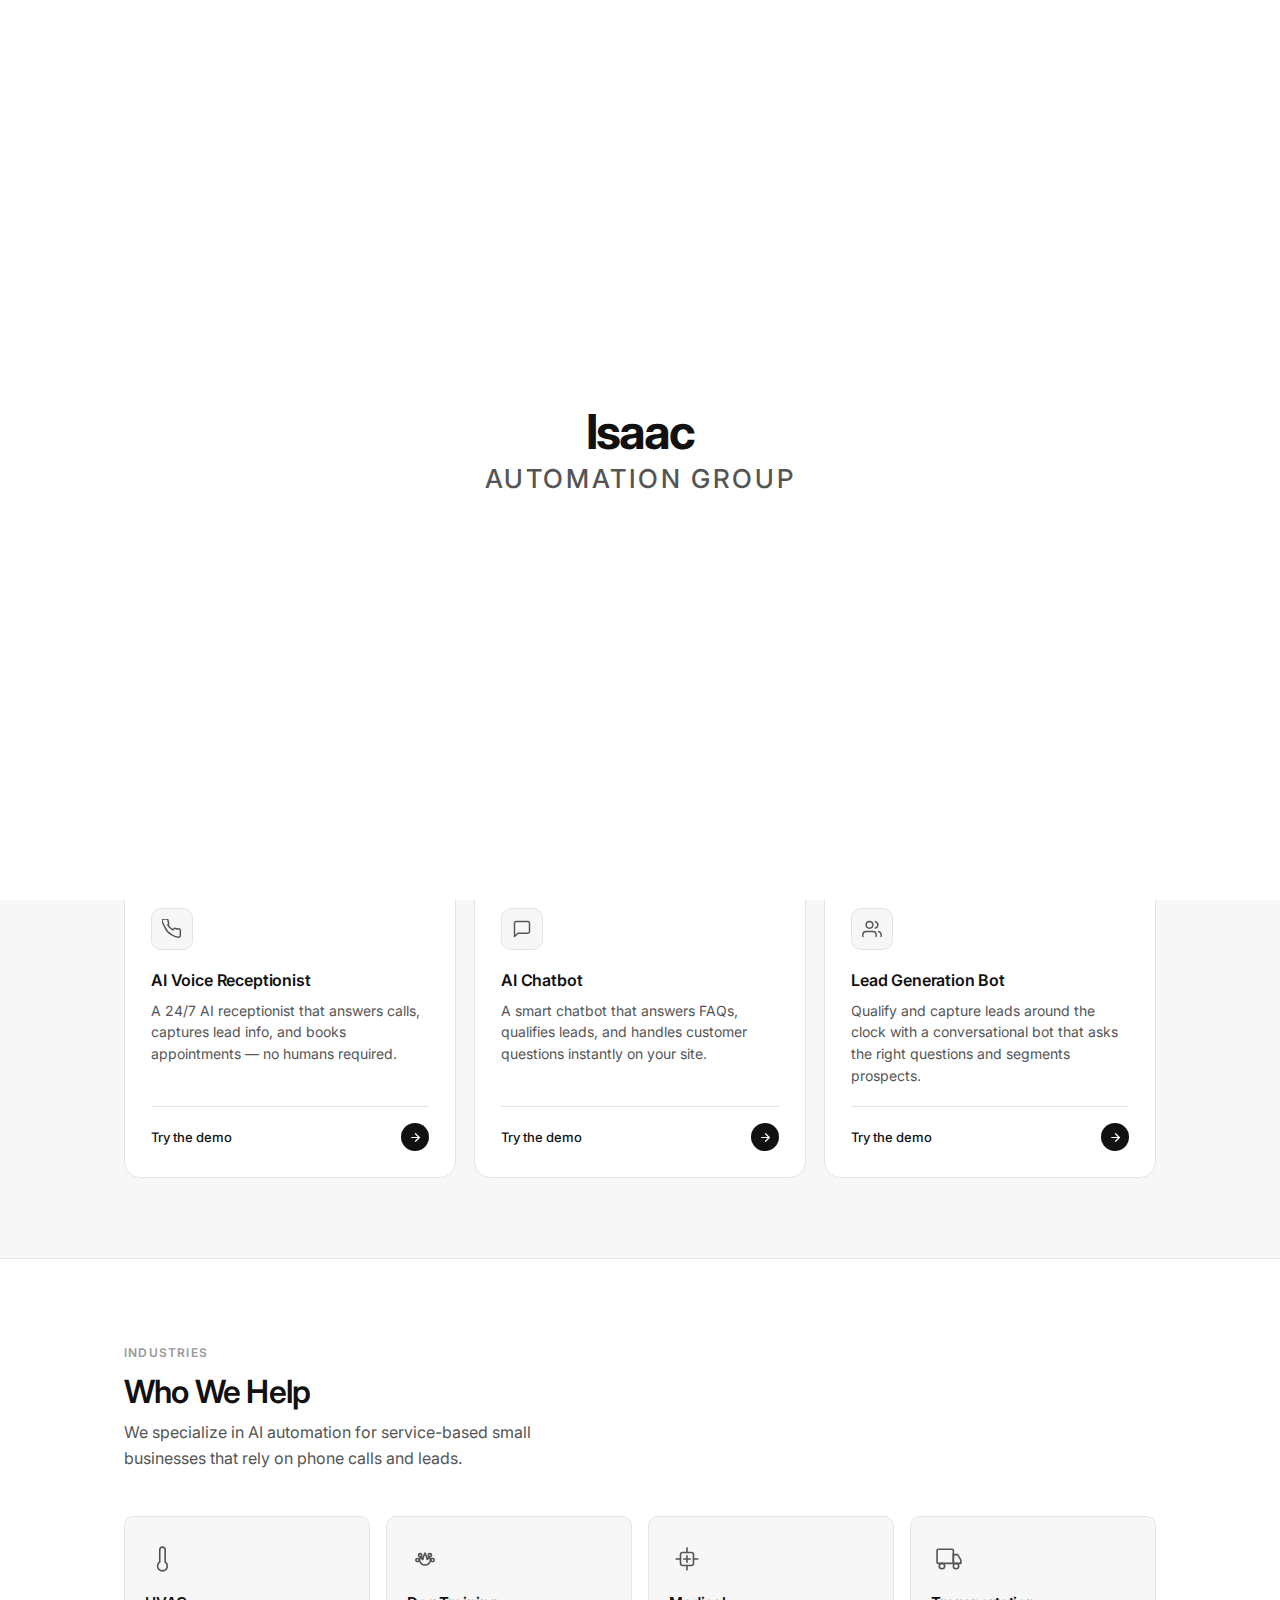
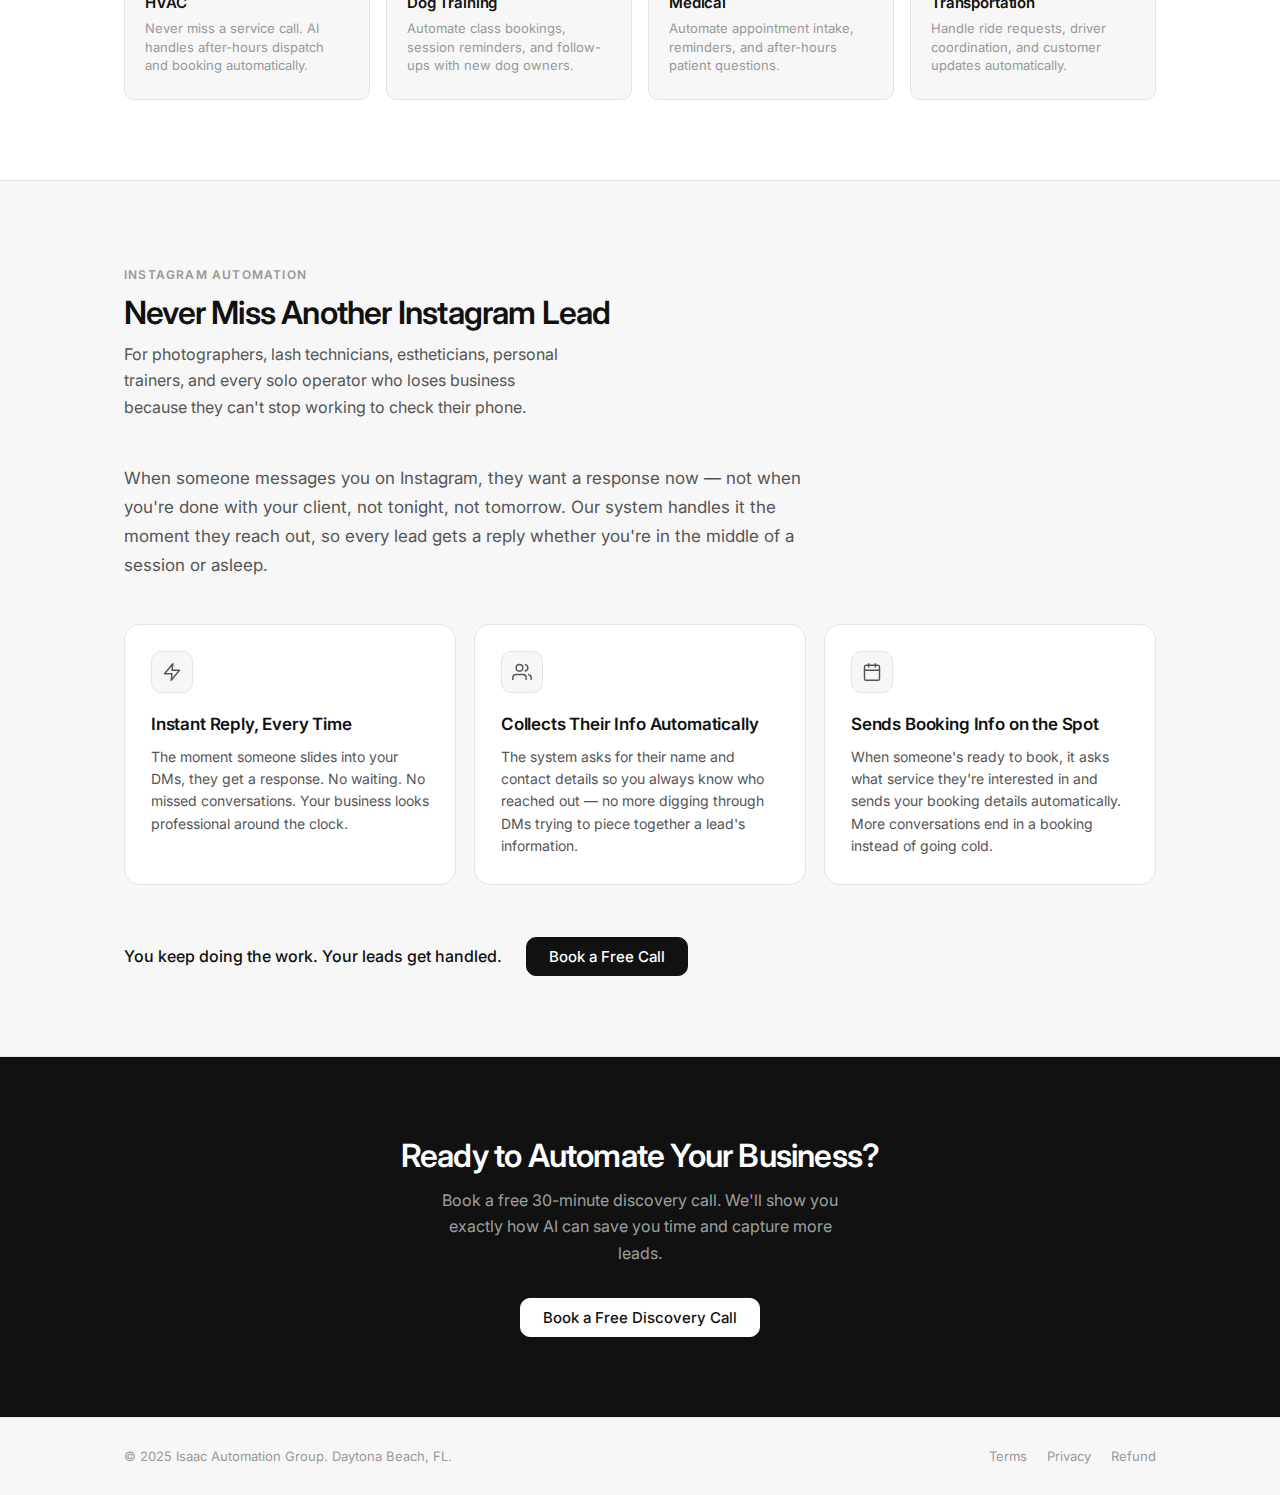
<file: index.html>
<!-- REMINDER: Verify "Enforce HTTPS" is checked in GitHub Pages settings:
     GitHub repo → Settings → Pages → Enforce HTTPS (checkbox). -->
<!DOCTYPE html>
<html lang="en">
<head>
  <meta charset="UTF-8">
  <meta name="viewport" content="width=device-width, initial-scale=1.0">
  <title>Isaac Automation Group — AI Systems for Small Businesses</title>
  <meta name="description" content="Isaac Automation Group builds AI voice receptionists, chatbots, and lead generation systems for small businesses. Always on. Never misses a call.">
  <link rel="canonical" href="https://isaacautomation.com" />
  <link rel="stylesheet" href="style.css">
</head>
<body>

<!-- ── Splash Screen ── -->
<div id="splash" aria-hidden="true">
  <div class="splash-logo">
    <span class="splash-name-main">Isaac</span>
    <span class="splash-name-sub">Automation Group</span>
  </div>
</div>

<!-- ── Header ── -->
<header>
  <div class="container">
    <div class="header-inner">
      <a href="/" class="logo">
        <svg class="logo-icon" width="32" height="32" viewBox="0 0 32 32" fill="none" xmlns="http://www.w3.org/2000/svg" aria-hidden="true">
          <!-- Back mountain range -->
          <path d="M3 28 L11 14 L17 22 L23 9 L29 18 L29 28 Z" fill="#e4e4e4" stroke="#111111" stroke-width="1.5" stroke-linejoin="round"/>
          <!-- Front mountain range -->
          <path d="M0 32 L10 12 L17 22 L24 5 L32 13 L32 32 Z" fill="#aaaaaa" stroke="#111111" stroke-width="1.5" stroke-linejoin="round"/>
        </svg>
        <span class="logo-text">
          <span class="logo-name-main">Isaac</span>
          <span class="logo-name-sub">Automation Group</span>
        </span>
      </a>
      <nav>
        <a href="#demos">Demos</a>
        <a href="#industries">Who We Help</a>
        <a href="#contact" class="btn btn-primary">Book a Call</a>
      </nav>
    </div>
  </div>
</header>

<!-- ── Hero ── -->
<section class="hero">
  <div class="container">
    <span class="eyebrow">AI Automation for Small Businesses</span>
    <h1>AI Systems That Work<br>While You Sleep</h1>
    <p class="hero-sub">We build voice receptionists, chatbots, and lead generation systems for small businesses — fully automated and always on.</p>
    <p class="hero-focus">Built for solo operators and small service businesses.</p>
    <div class="hero-actions">
      <a href="#demos" class="btn btn-primary">See Live Demos</a>
      <a href="#contact" class="btn btn-secondary">Book a Free Call</a>
    </div>
  </div>
</section>

<!-- ── Demo Cards ── -->
<section id="demos" class="demos-section">
  <div class="container">
    <div class="section-header">
      <span class="label">Live Demos</span>
      <h2>Try It Yourself</h2>
      <p>Click any card to interact with a live demo — no sign-up needed.</p>
    </div>
    <div class="demo-grid">

      <!-- Voice Receptionist -->
      <a href="voice-demo.html" class="demo-card">
        <div class="card-icon">
          <svg viewBox="0 0 24 24" aria-hidden="true">
            <path d="M22 16.92v3a2 2 0 01-2.18 2 19.79 19.79 0 01-8.63-3.07A19.5 19.5 0 013.37 9.5 19.79 19.79 0 01.3 2.87 2 2 0 012.18 0h3a2 2 0 012 1.72 12.84 12.84 0 00.7 2.81 2 2 0 01-.45 2.11L6.91 7.09a16 16 0 006 6l1.27-1.27a2 2 0 012.11-.45 12.84 12.84 0 002.81.7A2 2 0 0122 14.5v2.42z"/>
          </svg>
        </div>
        <h3>AI Voice Receptionist</h3>
        <p>A 24/7 AI receptionist that answers calls, captures lead info, and books appointments — no humans required.</p>
        <div class="card-footer">
          <span class="card-cta">Try the demo</span>
          <div class="card-arrow">
            <svg viewBox="0 0 24 24" aria-hidden="true"><path d="M5 12h14"/><path d="M12 5l7 7-7 7"/></svg>
          </div>
        </div>
      </a>

      <!-- AI Chatbot -->
      <a href="chat-demo.html" class="demo-card">
        <div class="card-icon">
          <svg viewBox="0 0 24 24" aria-hidden="true">
            <path d="M21 15a2 2 0 01-2 2H7l-4 4V5a2 2 0 012-2h14a2 2 0 012 2z"/>
          </svg>
        </div>
        <h3>AI Chatbot</h3>
        <p>A smart chatbot that answers FAQs, qualifies leads, and handles customer questions instantly on your site.</p>
        <div class="card-footer">
          <span class="card-cta">Try the demo</span>
          <div class="card-arrow">
            <svg viewBox="0 0 24 24" aria-hidden="true"><path d="M5 12h14"/><path d="M12 5l7 7-7 7"/></svg>
          </div>
        </div>
      </a>

      <!-- Lead Generation -->
      <a href="lead-demo.html" class="demo-card">
        <div class="card-icon">
          <svg viewBox="0 0 24 24" aria-hidden="true">
            <path d="M17 21v-2a4 4 0 00-4-4H5a4 4 0 00-4 4v2"/>
            <circle cx="9" cy="7" r="4"/>
            <path d="M23 21v-2a4 4 0 00-3-3.87"/>
            <path d="M16 3.13a4 4 0 010 7.75"/>
          </svg>
        </div>
        <h3>Lead Generation Bot</h3>
        <p>Qualify and capture leads around the clock with a conversational bot that asks the right questions and segments prospects.</p>
        <div class="card-footer">
          <span class="card-cta">Try the demo</span>
          <div class="card-arrow">
            <svg viewBox="0 0 24 24" aria-hidden="true"><path d="M5 12h14"/><path d="M12 5l7 7-7 7"/></svg>
          </div>
        </div>
      </a>

    </div>
  </div>
</section>

<!-- ── Who We Help ── -->
<section id="industries">
  <div class="container">
    <div class="section-header">
      <span class="label">Industries</span>
      <h2>Who We Help</h2>
      <p>We specialize in AI automation for service-based small businesses that rely on phone calls and leads.</p>
    </div>
    <div class="industry-grid">

      <div class="industry-card">
        <div class="ind-icon">
          <!-- Thermometer / HVAC -->
          <svg viewBox="0 0 24 24" aria-hidden="true">
            <path d="M14 14.76V3.5a2.5 2.5 0 00-5 0v11.26a4.5 4.5 0 105 0z"/>
          </svg>
        </div>
        <h3>HVAC</h3>
        <p>Never miss a service call. AI handles after-hours dispatch and booking automatically.</p>
      </div>

      <div class="industry-card">
        <div class="ind-icon">
          <!-- Paw / Dog Training -->
          <svg viewBox="0 0 24 24" aria-hidden="true">
            <circle cx="7.5" cy="8.5" r="1.5"/>
            <circle cx="16.5" cy="8.5" r="1.5"/>
            <circle cx="5" cy="13" r="1.5"/>
            <circle cx="19" cy="13" r="1.5"/>
            <path d="M12 17.5c-2.5 0-5-2-5-4.5 0-1.5.5-2.5 1.5-3.5 0 1.5.5 2.5 1.5 3 0-1.5 1-4 2-6 1 2 2 4.5 2 6 1-.5 1.5-1.5 1.5-3 1 1 1.5 2 1.5 3.5 0 2.5-2.5 4.5-5 4.5z"/>
          </svg>
        </div>
        <h3>Dog Training</h3>
        <p>Automate class bookings, session reminders, and follow-ups with new dog owners.</p>
      </div>

      <div class="industry-card">
        <div class="ind-icon">
          <!-- Cross / Medical -->
          <svg viewBox="0 0 24 24" aria-hidden="true">
            <path d="M22 12h-4"/>
            <path d="M6 12H2"/>
            <path d="M12 6V2"/>
            <path d="M12 22v-4"/>
            <rect x="6" y="6" width="12" height="12" rx="2"/>
            <path d="M9 12h6"/>
            <path d="M12 9v6"/>
          </svg>
        </div>
        <h3>Medical</h3>
        <p>Automate appointment intake, reminders, and after-hours patient questions.</p>
      </div>

      <div class="industry-card">
        <div class="ind-icon">
          <!-- Truck / Transportation -->
          <svg viewBox="0 0 24 24" aria-hidden="true">
            <rect x="1" y="3" width="15" height="13" rx="1"/>
            <path d="M16 8h4l3 5v3h-7V8z"/>
            <circle cx="5.5" cy="18.5" r="2.5"/>
            <circle cx="18.5" cy="18.5" r="2.5"/>
          </svg>
        </div>
        <h3>Transportation</h3>
        <p>Handle ride requests, driver coordination, and customer updates automatically.</p>
      </div>

    </div>
  </div>
</section>

<!-- ── Instagram DM Automation ── -->
<!-- Calendly link: https://calendly.com/isaacautomationgroup-isaacautomation/new-meeting — update here if it changes -->
<section id="instagram" class="instagram-section">
  <div class="container">
    <div class="section-header">
      <span class="label">Instagram Automation</span>
      <h2>Never Miss Another Instagram Lead</h2>
      <p>For photographers, lash technicians, estheticians, personal trainers, and every solo operator who loses business because they can't stop working to check their phone.</p>
    </div>
    <div class="ig-intro">
      <p class="ig-lead">When someone messages you on Instagram, they want a response now — not when you're done with your client, not tonight, not tomorrow. Our system handles it the moment they reach out, so every lead gets a reply whether you're in the middle of a session or asleep.</p>
    </div>
    <div class="ig-feature-grid">

      <div class="ig-feature">
        <div class="ig-feature-icon">
          <svg viewBox="0 0 24 24" aria-hidden="true">
            <path d="M13 2L3 14h9l-1 8 10-12h-9l1-8z"/>
          </svg>
        </div>
        <h3>Instant Reply, Every Time</h3>
        <p>The moment someone slides into your DMs, they get a response. No waiting. No missed conversations. Your business looks professional around the clock.</p>
      </div>

      <div class="ig-feature">
        <div class="ig-feature-icon">
          <svg viewBox="0 0 24 24" aria-hidden="true">
            <path d="M17 21v-2a4 4 0 00-4-4H5a4 4 0 00-4 4v2"/>
            <circle cx="9" cy="7" r="4"/>
            <path d="M23 21v-2a4 4 0 00-3-3.87"/>
            <path d="M16 3.13a4 4 0 010 7.75"/>
          </svg>
        </div>
        <h3>Collects Their Info Automatically</h3>
        <p>The system asks for their name and contact details so you always know who reached out — no more digging through DMs trying to piece together a lead's information.</p>
      </div>

      <div class="ig-feature">
        <div class="ig-feature-icon">
          <svg viewBox="0 0 24 24" aria-hidden="true">
            <rect x="3" y="4" width="18" height="18" rx="2" ry="2"/>
            <line x1="16" y1="2" x2="16" y2="6"/>
            <line x1="8" y1="2" x2="8" y2="6"/>
            <line x1="3" y1="10" x2="21" y2="10"/>
          </svg>
        </div>
        <h3>Sends Booking Info on the Spot</h3>
        <p>When someone's ready to book, it asks what service they're interested in and sends your booking details automatically. More conversations end in a booking instead of going cold.</p>
      </div>

    </div>
    <div class="ig-cta">
      <p class="ig-cta-text">You keep doing the work. Your leads get handled.</p>
      <a href="https://calendly.com/isaacautomationgroup-isaacautomation/new-meeting" target="_blank" rel="noopener" class="btn btn-primary">Book a Free Call</a>
    </div>
  </div>
</section>

<!-- ── Contact CTA ── -->
<section id="contact" class="cta-section">
  <div class="container">
    <h2>Ready to Automate Your Business?</h2>
    <p>Book a free 30-minute discovery call. We'll show you exactly how AI can save you time and capture more leads.</p>
    <a href="https://calendly.com/isaacautomationgroup-isaacautomation/new-meeting" target="_blank" rel="noopener" class="btn btn-primary">Book a Free Discovery Call</a>
  </div>
</section>

<!-- ── Footer ── -->
<footer>
  <div class="container">
    <div class="footer-inner">
      <span class="footer-copy">© 2025 Isaac Automation Group. Daytona Beach, FL.</span>
      <div class="footer-links">
        <a href="terms.html">Terms</a>
        <a href="privacy.html">Privacy</a>
        <a href="refund.html">Refund</a>
      </div>
    </div>
  </div>
</footer>


<script>
  // Splash screen — removes itself from the DOM after the CSS fade-out completes (2.5s total)
  (function () {
    var splash = document.getElementById('splash');
    if (!splash) return;
    setTimeout(function () { splash.remove(); }, 2500);
  })();
</script>

</body>
</html>
</file>
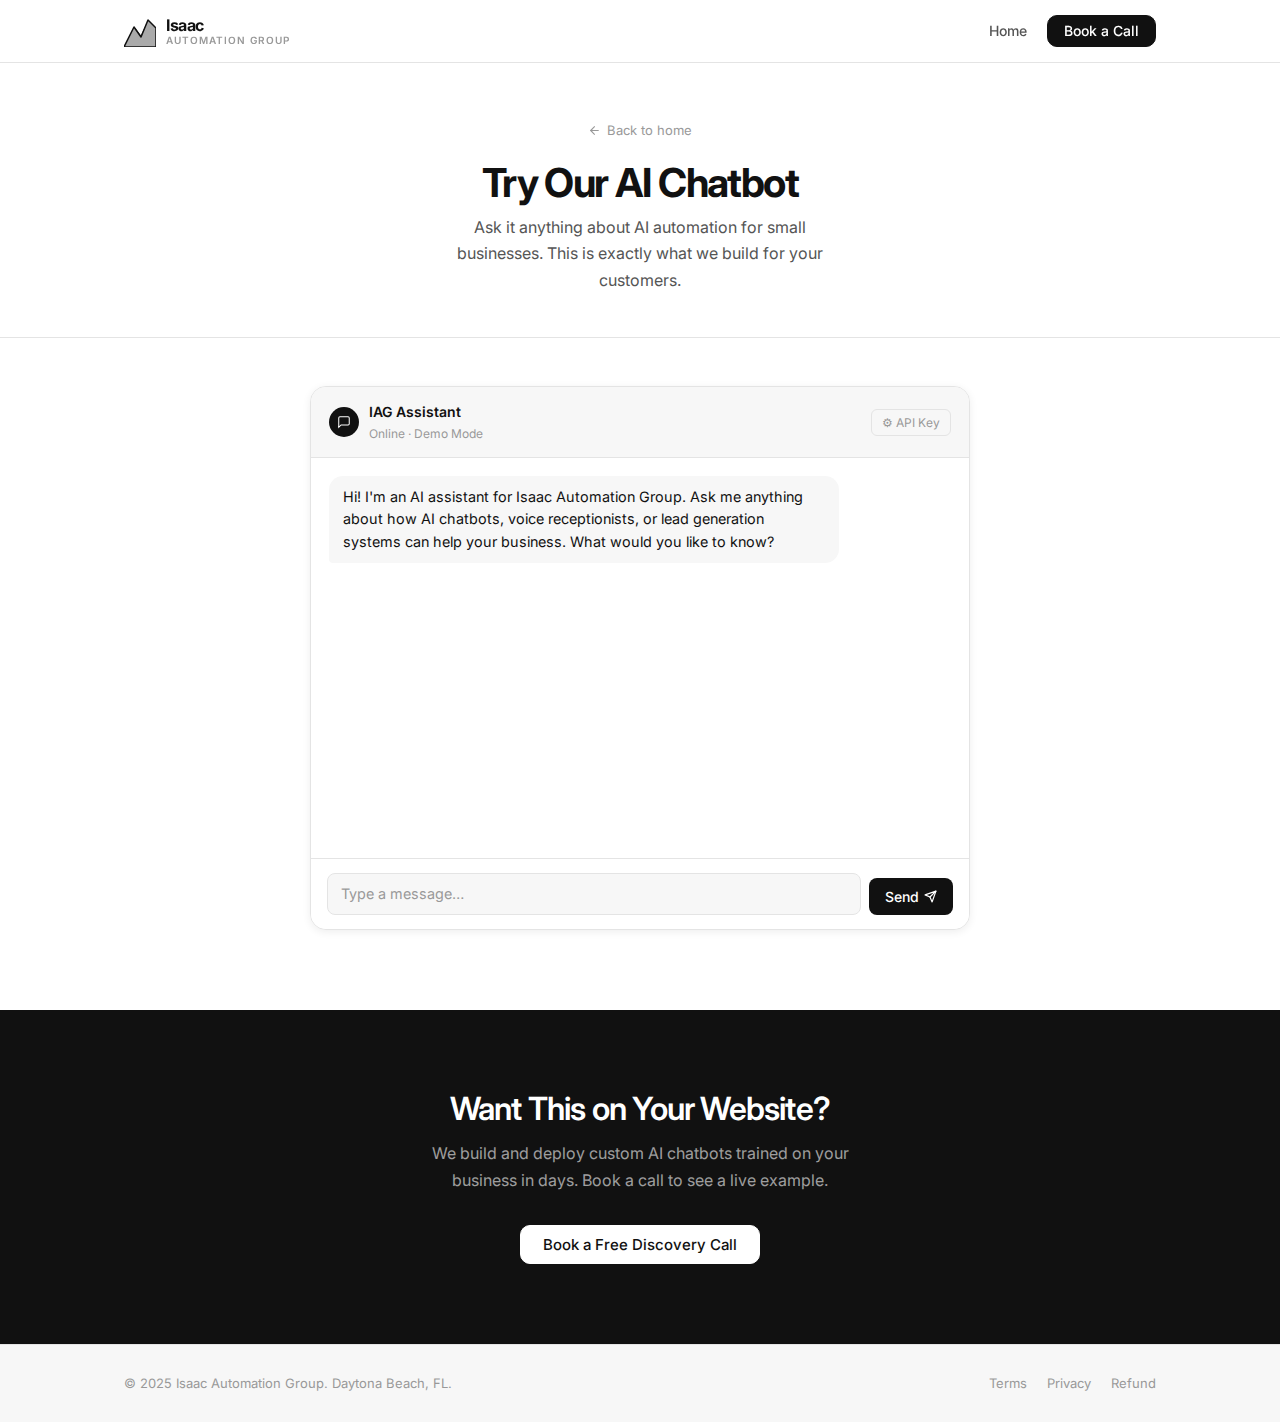
<file: chat-demo.html>
<!DOCTYPE html>
<html lang="en">
<head>
  <meta charset="UTF-8">
  <meta name="viewport" content="width=device-width, initial-scale=1.0">
  <title>AI Chatbot Demo — Isaac Automation Group</title>
  <meta name="description" content="Try our AI chatbot demo powered by Claude. See how an AI assistant can handle customer questions and qualify leads for your business.">
  <link rel="stylesheet" href="style.css">
</head>
<body>

<!-- ── API Key Modal ── -->
<div class="overlay hidden" id="key-overlay" role="dialog" aria-modal="true" aria-labelledby="key-title">
  <div class="modal">
    <h2 id="key-title">Configure API Key</h2>
    <p>Enter your Anthropic API key to enable live AI responses. Your key is stored locally in your browser and never sent to our servers.</p>
    <input type="password" id="api-key-input" placeholder="sk-ant-..." autocomplete="off" spellcheck="false">
    <div class="modal-actions">
      <button class="btn btn-primary" id="save-key-btn">Save Key</button>
      <button class="btn btn-secondary" id="cancel-key-btn">Use Demo Mode</button>
    </div>
    <p class="modal-note">No API key? The chatbot will run in demo mode with simulated responses that show what a real deployment looks like.</p>
  </div>
</div>

<!-- ── Header ── -->
<header>
  <div class="container">
    <div class="header-inner">
      <a href="/" class="logo">
        <svg class="logo-icon" width="32" height="32" viewBox="0 0 32 32" fill="none" aria-hidden="true">
          <!-- Back mountain range -->
          <path d="M3 28 L11 14 L17 22 L23 9 L29 18 L29 28 Z" fill="#e4e4e4" stroke="#111111" stroke-width="1.5" stroke-linejoin="round"/>
          <!-- Front mountain range -->
          <path d="M0 32 L10 12 L17 22 L24 5 L32 13 L32 32 Z" fill="#aaaaaa" stroke="#111111" stroke-width="1.5" stroke-linejoin="round"/>
        </svg>
        <span class="logo-text">
          <span class="logo-name-main">Isaac</span>
          <span class="logo-name-sub">Automation Group</span>
        </span>
      </a>
      <nav>
        <a href="/">Home</a>
        <a href="/#contact" class="btn btn-primary">Book a Call</a>
      </nav>
    </div>
  </div>
</header>

<!-- ── Page Hero ── -->
<div class="demo-header">
  <div class="container">
    <a href="/" class="back-link">
      <svg viewBox="0 0 24 24" aria-hidden="true"><path d="M19 12H5"/><path d="M12 19l-7-7 7-7"/></svg>
      Back to home
    </a>
    <h1>Try Our AI Chatbot</h1>
    <p class="subtitle">Ask it anything about AI automation for small businesses. This is exactly what we build for your customers.</p>
  </div>
</div>

<!-- ── Chat Interface ── -->
<section class="chat-section">
  <div class="container">
    <div class="chat-wrapper">
      <div class="chat-box">

        <!-- Chat header -->
        <div class="chat-top">
          <div class="chat-agent">
            <div class="chat-avatar" aria-hidden="true">
              <svg viewBox="0 0 24 24"><path d="M21 15a2 2 0 01-2 2H7l-4 4V5a2 2 0 012-2h14a2 2 0 012 2z"/></svg>
            </div>
            <div>
              <div class="chat-agent-name">IAG Assistant</div>
              <div class="chat-agent-status" id="status-text">Online · Demo Mode</div>
            </div>
          </div>
          <button class="chat-key-btn" id="open-key-btn" title="Configure API Key">⚙ API Key</button>
        </div>

        <!-- Messages -->
        <div class="chat-messages" id="chat-messages" role="log" aria-live="polite" aria-label="Chat messages">
          <div class="msg bot">
            <div class="bubble">Hi! I'm an AI assistant for Isaac Automation Group. Ask me anything about how AI chatbots, voice receptionists, or lead generation systems can help your business. What would you like to know?</div>
          </div>
        </div>

        <!-- Input -->
        <div class="chat-bottom">
          <textarea
            class="chat-input"
            id="chat-input"
            placeholder="Type a message…"
            rows="1"
            aria-label="Type your message"
          ></textarea>
          <button class="send-btn" id="send-btn" aria-label="Send message">
            Send
            <svg viewBox="0 0 24 24" aria-hidden="true"><path d="M22 2L11 13"/><path d="M22 2L15 22 11 13 2 9l20-7z"/></svg>
          </button>
        </div>

      </div>
    </div>
  </div>
</section>

<!-- ── Contact CTA ── -->
<section class="cta-section">
  <div class="container">
    <h2>Want This on Your Website?</h2>
    <p>We build and deploy custom AI chatbots trained on your business in days. Book a call to see a live example.</p>
    <a href="https://calendly.com/isaacautomationgroup-isaacautomation/new-meeting" target="_blank" rel="noopener" class="btn btn-primary">Book a Free Discovery Call</a>
  </div>
</section>

<!-- ── Footer ── -->
<footer>
  <div class="container">
    <div class="footer-inner">
      <span class="footer-copy">© 2025 Isaac Automation Group. Daytona Beach, FL.</span>
      <div class="footer-links">
        <a href="terms.html">Terms</a>
        <a href="privacy.html">Privacy</a>
        <a href="refund.html">Refund</a>
      </div>
    </div>
  </div>
</footer>

<script>
// ── Config ──
const STORAGE_KEY = 'iag_anthropic_key';
const MODEL = 'claude-sonnet-4-6';
const API_URL = 'https://api.anthropic.com/v1/messages';
const SYSTEM_PROMPT = `You are a helpful AI assistant demo for Isaac Automation Group. You help small business owners understand how AI chatbots can answer customer questions, handle FAQs, and qualify leads for their business. Keep responses concise and friendly.`;

// Demo fallback responses (used when no API key is set)
const DEMO_RESPONSES = [
  "Great question! A chatbot like this one can be trained on your specific business — your services, pricing, hours, and FAQs — so it answers like a knowledgeable team member.",
  "Exactly the kind of thing we automate. Your chatbot handles 80% of inbound questions automatically, so you only spend time on serious leads who are ready to book.",
  "For most small businesses, the biggest win is after-hours coverage. Customers get answers at midnight, and you wake up to qualified leads in your inbox.",
  "Setup takes just a few days. We gather your business info, write the prompts, and deploy it on your website. No technical knowledge needed on your end.",
  "The chatbot can also qualify leads by asking a few key questions — like what service they need, their location, and budget — before routing them to you.",
  "Most of our clients see 30–50% fewer missed leads within the first week. The bot never sleeps, never takes a day off, and never forgets to follow up.",
  "Good point! We can integrate the chatbot with your booking system, CRM, or email so everything stays in sync without you lifting a finger.",
];
let demoIndex = 0;

// ── State ──
let conversationHistory = [];
let isLoading = false;

// ── DOM ──
const messagesEl = document.getElementById('chat-messages');
const inputEl = document.getElementById('chat-input');
const sendBtn = document.getElementById('send-btn');
const statusEl = document.getElementById('status-text');
const openKeyBtn = document.getElementById('open-key-btn');
const keyOverlay = document.getElementById('key-overlay');
const apiKeyInput = document.getElementById('api-key-input');
const saveKeyBtn = document.getElementById('save-key-btn');
const cancelKeyBtn = document.getElementById('cancel-key-btn');

// ── Key Management ──
function getKey() { return localStorage.getItem(STORAGE_KEY) || ''; }
function setKey(k) { localStorage.setItem(STORAGE_KEY, k); }

function updateStatus() {
  const key = getKey();
  statusEl.textContent = key ? 'Online · Live AI' : 'Online · Demo Mode';
}
updateStatus();

openKeyBtn.addEventListener('click', () => {
  apiKeyInput.value = getKey();
  keyOverlay.classList.remove('hidden');
  apiKeyInput.focus();
});
saveKeyBtn.addEventListener('click', () => {
  const val = apiKeyInput.value.trim();
  if (val) { setKey(val); updateStatus(); }
  keyOverlay.classList.add('hidden');
});
cancelKeyBtn.addEventListener('click', () => keyOverlay.classList.add('hidden'));
keyOverlay.addEventListener('click', (e) => { if (e.target === keyOverlay) keyOverlay.classList.add('hidden'); });
apiKeyInput.addEventListener('keydown', (e) => { if (e.key === 'Enter') saveKeyBtn.click(); });

// ── UI Helpers ──
function addMessage(role, text) {
  const wrap = document.createElement('div');
  wrap.className = `msg ${role}`;
  const bubble = document.createElement('div');
  bubble.className = 'bubble';
  bubble.textContent = text;
  wrap.appendChild(bubble);
  messagesEl.appendChild(wrap);
  messagesEl.scrollTop = messagesEl.scrollHeight;
  return wrap;
}

function showTyping() {
  const wrap = document.createElement('div');
  wrap.className = 'msg bot';
  wrap.id = 'typing';
  const dots = document.createElement('div');
  dots.className = 'typing-dots';
  dots.innerHTML = '<span></span><span></span><span></span>';
  wrap.appendChild(dots);
  messagesEl.appendChild(wrap);
  messagesEl.scrollTop = messagesEl.scrollHeight;
}

function removeTyping() {
  const t = document.getElementById('typing');
  if (t) t.remove();
}

function setLoading(v) {
  isLoading = v;
  sendBtn.disabled = v;
  inputEl.disabled = v;
}

// ── API Call ──
async function callAPI(userMessage) {
  conversationHistory.push({ role: 'user', content: userMessage });
  const key = getKey();

  if (!key) {
    // Demo mode
    await new Promise(r => setTimeout(r, 900 + Math.random() * 600));
    const reply = DEMO_RESPONSES[demoIndex % DEMO_RESPONSES.length];
    demoIndex++;
    conversationHistory.push({ role: 'assistant', content: reply });
    return reply;
  }

  const resp = await fetch(API_URL, {
    method: 'POST',
    headers: {
      'Content-Type': 'application/json',
      'x-api-key': key,
      'anthropic-version': '2023-06-01',
      'anthropic-dangerous-allow-browser': 'true',
    },
    body: JSON.stringify({
      model: MODEL,
      max_tokens: 512,
      system: SYSTEM_PROMPT,
      messages: conversationHistory,
    }),
  });

  if (!resp.ok) {
    const err = await resp.json().catch(() => ({}));
    throw new Error(err.error?.message || `API error ${resp.status}`);
  }

  const data = await resp.json();
  const reply = data.content[0].text;
  conversationHistory.push({ role: 'assistant', content: reply });
  return reply;
}

// ── Send Handler ──
async function handleSend() {
  const text = inputEl.value.trim();
  if (!text || isLoading) return;

  inputEl.value = '';
  inputEl.style.height = 'auto';
  addMessage('user', text);
  setLoading(true);
  showTyping();

  try {
    const reply = await callAPI(text);
    removeTyping();
    addMessage('bot', reply);
  } catch (err) {
    removeTyping();
    addMessage('bot', 'Sorry, something went wrong. Please check your API key or try again in a moment.');
    console.error(err);
  } finally {
    setLoading(false);
    inputEl.focus();
  }
}

sendBtn.addEventListener('click', handleSend);
inputEl.addEventListener('keydown', (e) => {
  if (e.key === 'Enter' && !e.shiftKey) {
    e.preventDefault();
    handleSend();
  }
});

// Auto-resize textarea
inputEl.addEventListener('input', function () {
  this.style.height = 'auto';
  this.style.height = Math.min(this.scrollHeight, 100) + 'px';
});
</script>

</body>
</html>
</file>
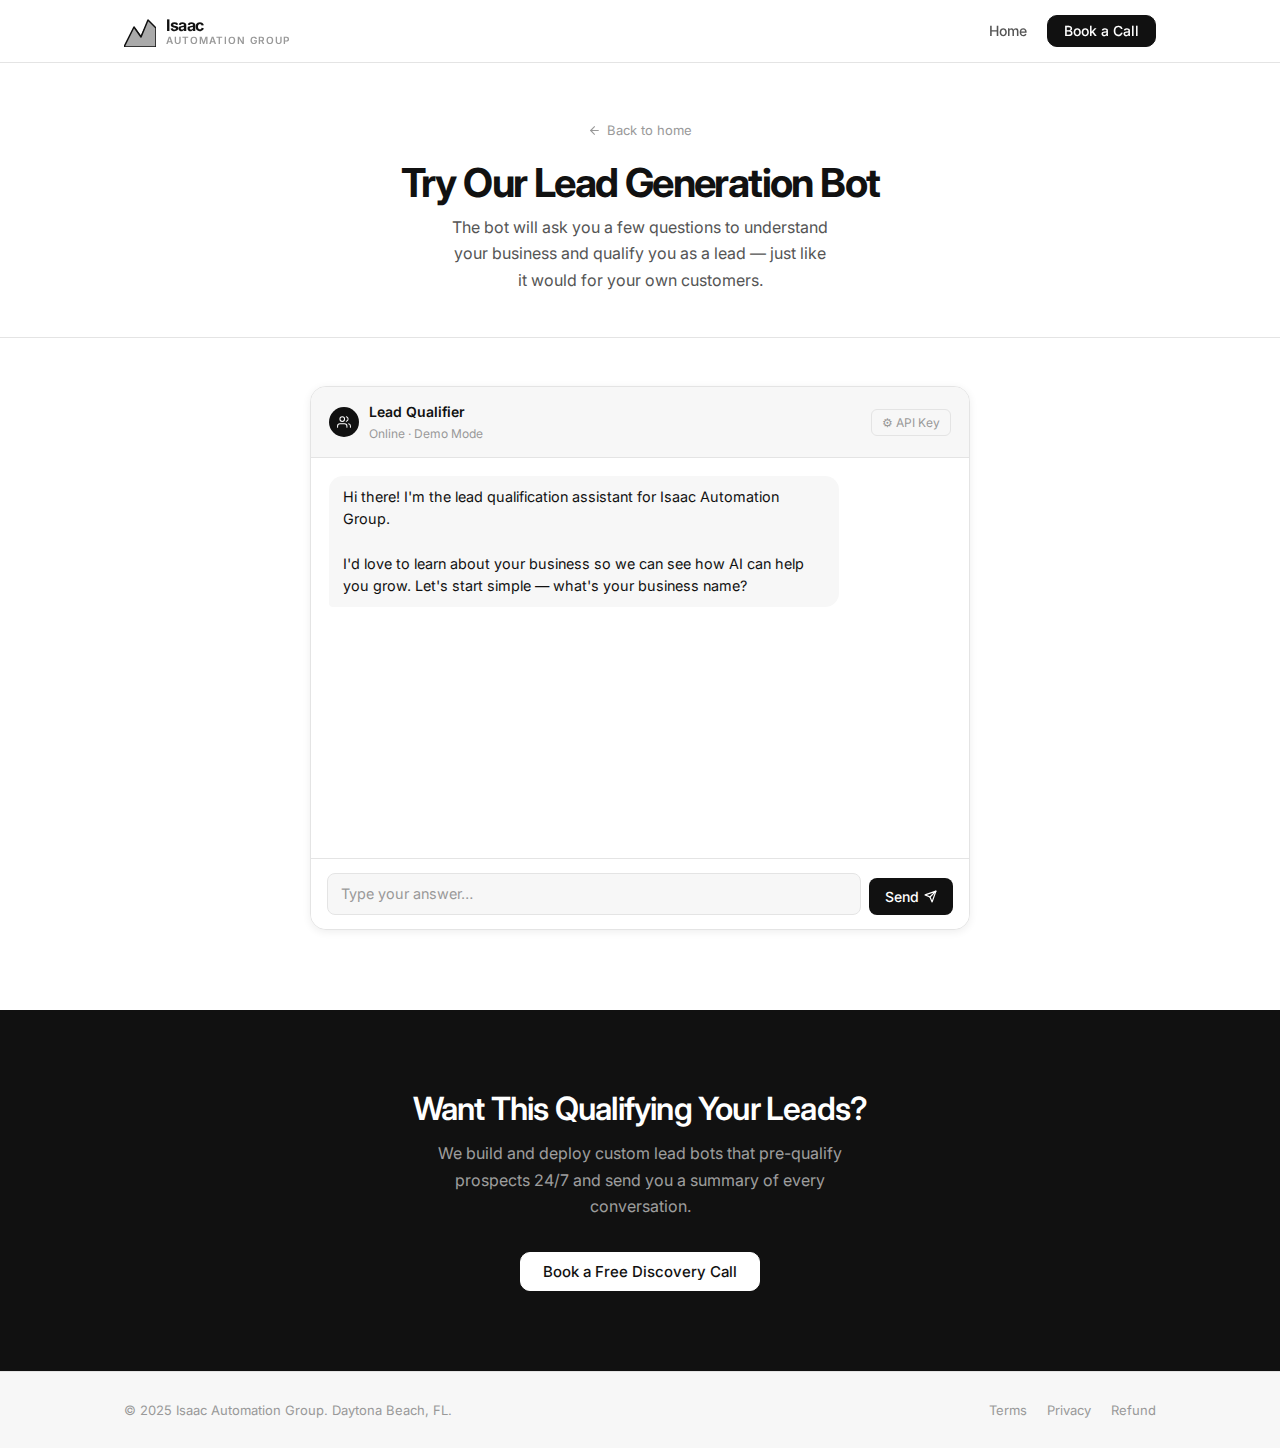
<file: lead-demo.html>
<!DOCTYPE html>
<html lang="en">
<head>
  <meta charset="UTF-8">
  <meta name="viewport" content="width=device-width, initial-scale=1.0">
  <title>Lead Generation Bot Demo — Isaac Automation Group</title>
  <meta name="description" content="Try our AI lead generation bot. It qualifies prospects by asking the right questions and summarizes their needs — all automatically.">
  <link rel="stylesheet" href="style.css">
</head>
<body>

<!-- ── API Key Modal ── -->
<div class="overlay hidden" id="key-overlay" role="dialog" aria-modal="true" aria-labelledby="key-title">
  <div class="modal">
    <h2 id="key-title">Configure API Key</h2>
    <p>Enter your Anthropic API key to enable live AI responses. Your key is stored locally in your browser and never sent to our servers.</p>
    <input type="password" id="api-key-input" placeholder="sk-ant-..." autocomplete="off" spellcheck="false">
    <div class="modal-actions">
      <button class="btn btn-primary" id="save-key-btn">Save Key</button>
      <button class="btn btn-secondary" id="cancel-key-btn">Use Demo Mode</button>
    </div>
    <p class="modal-note">No API key? The bot will run in demo mode with a scripted flow that shows exactly how lead qualification works.</p>
  </div>
</div>

<!-- ── Header ── -->
<header>
  <div class="container">
    <div class="header-inner">
      <a href="/" class="logo">
        <svg class="logo-icon" width="32" height="32" viewBox="0 0 32 32" fill="none" aria-hidden="true">
          <!-- Back mountain range -->
          <path d="M3 28 L11 14 L17 22 L23 9 L29 18 L29 28 Z" fill="#e4e4e4" stroke="#111111" stroke-width="1.5" stroke-linejoin="round"/>
          <!-- Front mountain range -->
          <path d="M0 32 L10 12 L17 22 L24 5 L32 13 L32 32 Z" fill="#aaaaaa" stroke="#111111" stroke-width="1.5" stroke-linejoin="round"/>
        </svg>
        <span class="logo-text">
          <span class="logo-name-main">Isaac</span>
          <span class="logo-name-sub">Automation Group</span>
        </span>
      </a>
      <nav>
        <a href="/">Home</a>
        <a href="/#contact" class="btn btn-primary">Book a Call</a>
      </nav>
    </div>
  </div>
</header>

<!-- ── Page Hero ── -->
<div class="demo-header">
  <div class="container">
    <a href="/" class="back-link">
      <svg viewBox="0 0 24 24" aria-hidden="true"><path d="M19 12H5"/><path d="M12 19l-7-7 7-7"/></svg>
      Back to home
    </a>
    <h1>Try Our Lead Generation Bot</h1>
    <p class="subtitle">The bot will ask you a few questions to understand your business and qualify you as a lead — just like it would for your own customers.</p>
  </div>
</div>

<!-- ── Chat Interface ── -->
<section class="chat-section">
  <div class="container">
    <div class="chat-wrapper">
      <div class="chat-box">

        <!-- Chat header -->
        <div class="chat-top">
          <div class="chat-agent">
            <div class="chat-avatar" aria-hidden="true">
              <svg viewBox="0 0 24 24">
                <path d="M17 21v-2a4 4 0 00-4-4H5a4 4 0 00-4 4v2"/>
                <circle cx="9" cy="7" r="4"/>
                <path d="M23 21v-2a4 4 0 00-3-3.87"/>
                <path d="M16 3.13a4 4 0 010 7.75"/>
              </svg>
            </div>
            <div>
              <div class="chat-agent-name">Lead Qualifier</div>
              <div class="chat-agent-status" id="status-text">Online · Demo Mode</div>
            </div>
          </div>
          <button class="chat-key-btn" id="open-key-btn" title="Configure API Key">⚙ API Key</button>
        </div>

        <!-- Messages -->
        <div class="chat-messages" id="chat-messages" role="log" aria-live="polite" aria-label="Chat messages">
          <!-- Initial bot message added by JS -->
        </div>

        <!-- Input -->
        <div class="chat-bottom">
          <textarea
            class="chat-input"
            id="chat-input"
            placeholder="Type your answer…"
            rows="1"
            aria-label="Type your answer"
          ></textarea>
          <button class="send-btn" id="send-btn" aria-label="Send message">
            Send
            <svg viewBox="0 0 24 24" aria-hidden="true"><path d="M22 2L11 13"/><path d="M22 2L15 22 11 13 2 9l20-7z"/></svg>
          </button>
        </div>

      </div>
    </div>
  </div>
</section>

<!-- ── Contact CTA ── -->
<section class="cta-section">
  <div class="container">
    <h2>Want This Qualifying Your Leads?</h2>
    <p>We build and deploy custom lead bots that pre-qualify prospects 24/7 and send you a summary of every conversation.</p>
    <a href="https://calendly.com/isaacautomationgroup-isaacautomation/new-meeting" target="_blank" rel="noopener" class="btn btn-primary">Book a Free Discovery Call</a>
  </div>
</section>

<!-- ── Footer ── -->
<footer>
  <div class="container">
    <div class="footer-inner">
      <span class="footer-copy">© 2025 Isaac Automation Group. Daytona Beach, FL.</span>
      <div class="footer-links">
        <a href="terms.html">Terms</a>
        <a href="privacy.html">Privacy</a>
        <a href="refund.html">Refund</a>
      </div>
    </div>
  </div>
</footer>

<script>
// ── Config ──
const STORAGE_KEY = 'iag_anthropic_key';
const MODEL = 'claude-sonnet-4-6';
const API_URL = 'https://api.anthropic.com/v1/messages';
const SYSTEM_PROMPT = `You are a lead qualification bot demo. Ask the user for their business name, what type of service they offer, how many calls they miss per week, and whether they currently have any automation systems. After collecting this info, summarize it and tell them Isaac Automation Group can help.`;

// ── Demo Mode: Scripted Flow ──
const DEMO_STEPS = [
  {
    question: "Hi there! I'm the lead qualification assistant for Isaac Automation Group.\n\nI'd love to learn about your business so we can see how AI can help you grow. Let's start simple — what's your business name?",
    field: 'businessName',
  },
  {
    question: (data) => `Nice to meet you, ${data.businessName}! What type of service does ${data.businessName} offer? For example: HVAC, dog training, landscaping, medical, transportation, etc.`,
    field: 'serviceType',
  },
  {
    question: "Got it! Here's a big one — roughly how many calls or inquiries do you miss per week? Even a ballpark is fine.",
    field: 'missedCalls',
  },
  {
    question: "Last question: do you currently have any automation systems in place? Things like scheduling software, a CRM, chatbots, or automated follow-up messages?",
    field: 'currentAutomation',
  },
  {
    // Summary step — dynamically generated
    question: null,
    field: 'done',
  },
];

function buildSummary(data) {
  return `Thanks for sharing all that! Here's what I've got:\n\n• Business: ${data.businessName}\n• Service: ${data.serviceType}\n• Missed calls/week: ${data.missedCalls}\n• Current automation: ${data.currentAutomation}\n\nBased on this, Isaac Automation Group can almost certainly help. A business like yours — missing ${data.missedCalls} inquiries a week — is leaving real money on the table.\n\nWe'd set you up with an AI system that captures every lead, qualifies them automatically, and sends you a clean summary. No more missed calls.\n\nBook a free 30-minute discovery call at the link below. We'll show you exactly what it would look like for ${data.businessName}. 👇`;
}

// ── State ──
let conversationHistory = [];
let isLoading = false;
let demoStep = 0;
let demoData = {};
let useAPI = false;

// ── DOM ──
const messagesEl = document.getElementById('chat-messages');
const inputEl = document.getElementById('chat-input');
const sendBtn = document.getElementById('send-btn');
const statusEl = document.getElementById('status-text');
const openKeyBtn = document.getElementById('open-key-btn');
const keyOverlay = document.getElementById('key-overlay');
const apiKeyInput = document.getElementById('api-key-input');
const saveKeyBtn = document.getElementById('save-key-btn');
const cancelKeyBtn = document.getElementById('cancel-key-btn');

// ── Key Management ──
function getKey() { return localStorage.getItem(STORAGE_KEY) || ''; }
function setKey(k) { localStorage.setItem(STORAGE_KEY, k); }

function updateStatus() {
  const key = getKey();
  statusEl.textContent = key ? 'Online · Live AI' : 'Online · Demo Mode';
  useAPI = !!key;
}
updateStatus();

openKeyBtn.addEventListener('click', () => {
  apiKeyInput.value = getKey();
  keyOverlay.classList.remove('hidden');
  apiKeyInput.focus();
});
saveKeyBtn.addEventListener('click', () => {
  const val = apiKeyInput.value.trim();
  if (val) { setKey(val); updateStatus(); }
  keyOverlay.classList.add('hidden');
});
cancelKeyBtn.addEventListener('click', () => keyOverlay.classList.add('hidden'));
keyOverlay.addEventListener('click', (e) => { if (e.target === keyOverlay) keyOverlay.classList.add('hidden'); });
apiKeyInput.addEventListener('keydown', (e) => { if (e.key === 'Enter') saveKeyBtn.click(); });

// ── UI Helpers ──
function addMessage(role, text) {
  const wrap = document.createElement('div');
  wrap.className = `msg ${role}`;
  const bubble = document.createElement('div');
  bubble.className = 'bubble';
  bubble.textContent = text;
  wrap.appendChild(bubble);
  messagesEl.appendChild(wrap);
  messagesEl.scrollTop = messagesEl.scrollHeight;
  return wrap;
}

function showTyping() {
  const wrap = document.createElement('div');
  wrap.className = 'msg bot';
  wrap.id = 'typing';
  const dots = document.createElement('div');
  dots.className = 'typing-dots';
  dots.innerHTML = '<span></span><span></span><span></span>';
  wrap.appendChild(dots);
  messagesEl.appendChild(wrap);
  messagesEl.scrollTop = messagesEl.scrollHeight;
}

function removeTyping() {
  const t = document.getElementById('typing');
  if (t) t.remove();
}

function setLoading(v) {
  isLoading = v;
  sendBtn.disabled = v;
  inputEl.disabled = v;
}

// ── Demo Mode Handler ──
async function demoBotReply(userInput) {
  const step = DEMO_STEPS[demoStep - 1];

  // Store user's answer
  if (step && step.field && step.field !== 'done') {
    demoData[step.field] = userInput;
  }

  await new Promise(r => setTimeout(r, 800 + Math.random() * 500));

  if (demoStep >= DEMO_STEPS.length) {
    return buildSummary(demoData);
  }

  const nextStep = DEMO_STEPS[demoStep];
  demoStep++;

  if (nextStep.field === 'done') {
    return buildSummary(demoData);
  }

  return typeof nextStep.question === 'function'
    ? nextStep.question(demoData)
    : nextStep.question;
}

// ── API Mode Handler ──
async function apiReply(userInput) {
  conversationHistory.push({ role: 'user', content: userInput });
  const key = getKey();

  const resp = await fetch(API_URL, {
    method: 'POST',
    headers: {
      'Content-Type': 'application/json',
      'x-api-key': key,
      'anthropic-version': '2023-06-01',
      'anthropic-dangerous-allow-browser': 'true',
    },
    body: JSON.stringify({
      model: MODEL,
      max_tokens: 600,
      system: SYSTEM_PROMPT,
      messages: conversationHistory,
    }),
  });

  if (!resp.ok) {
    const err = await resp.json().catch(() => ({}));
    throw new Error(err.error?.message || `API error ${resp.status}`);
  }

  const data = await resp.json();
  const reply = data.content[0].text;
  conversationHistory.push({ role: 'assistant', content: reply });
  return reply;
}

// ── Send Handler ──
async function handleSend() {
  const text = inputEl.value.trim();
  if (!text || isLoading) return;

  inputEl.value = '';
  inputEl.style.height = 'auto';
  addMessage('user', text);
  setLoading(true);
  showTyping();

  try {
    let reply;
    if (useAPI) {
      try {
        reply = await apiReply(text);
      } catch (e) {
        console.warn('API failed, falling back to demo mode:', e);
        useAPI = false;
        updateStatus();
        reply = await demoBotReply(text);
      }
    } else {
      reply = await demoBotReply(text);
    }
    removeTyping();
    addMessage('bot', reply);
  } catch (err) {
    removeTyping();
    addMessage('bot', 'Something went wrong. Please try again.');
    console.error(err);
  } finally {
    setLoading(false);
    inputEl.focus();
  }
}

sendBtn.addEventListener('click', handleSend);
inputEl.addEventListener('keydown', (e) => {
  if (e.key === 'Enter' && !e.shiftKey) {
    e.preventDefault();
    handleSend();
  }
});
inputEl.addEventListener('input', function () {
  this.style.height = 'auto';
  this.style.height = Math.min(this.scrollHeight, 100) + 'px';
});

// ── Init: Show opening bot message ──
(async function init() {
  await new Promise(r => setTimeout(r, 300));
  const firstStep = DEMO_STEPS[0];
  const openingMsg = typeof firstStep.question === 'function'
    ? firstStep.question(demoData)
    : firstStep.question;
  demoStep = 1;

  if (useAPI) {
    // For API mode, seed conversation with the opening message
    conversationHistory.push({ role: 'assistant', content: openingMsg });
  }

  addMessage('bot', openingMsg);
})();
</script>

</body>
</html>
</file>
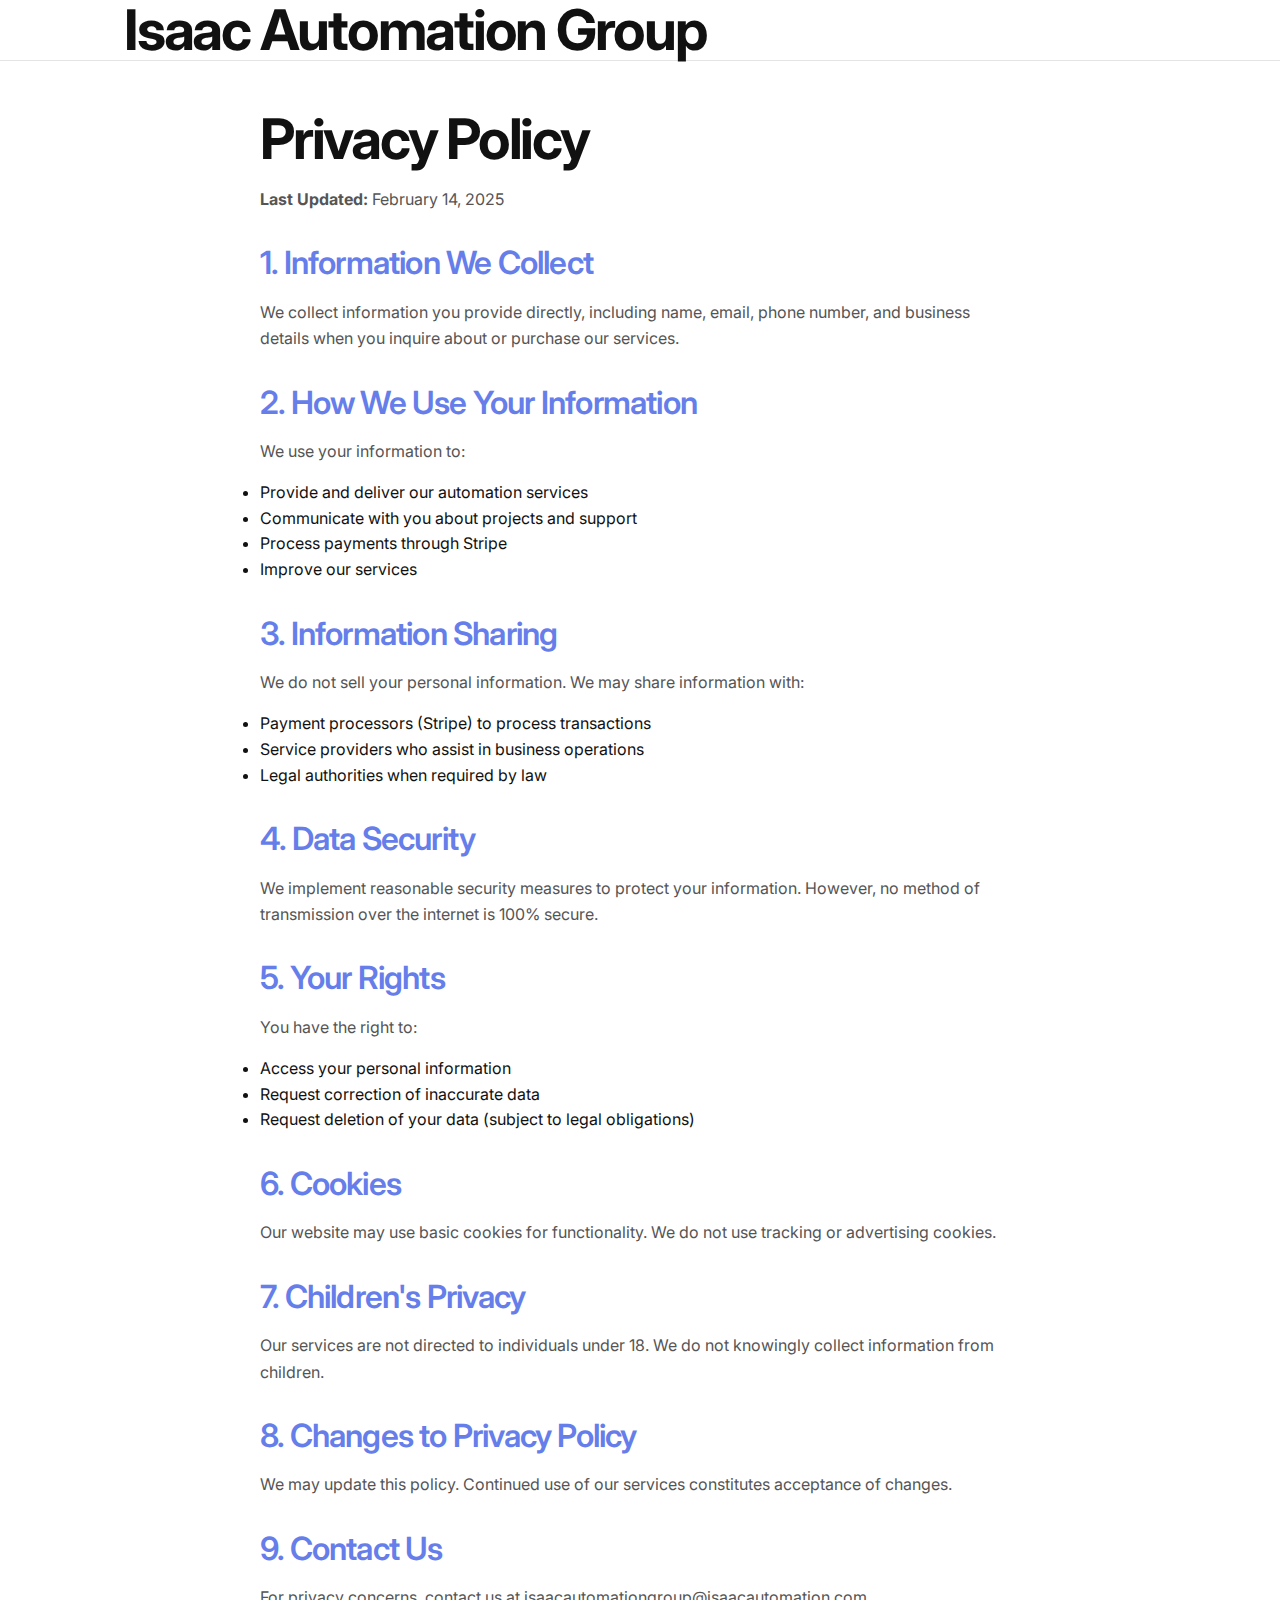
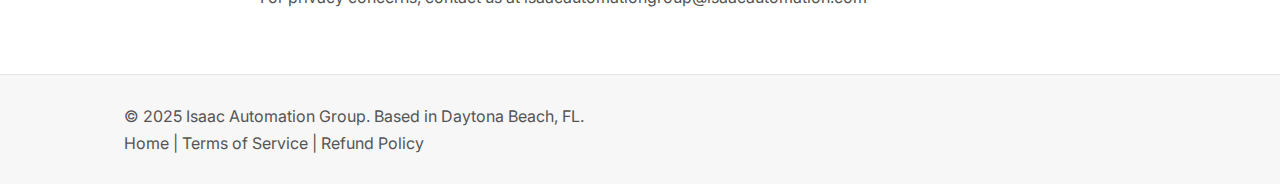
<file: privacy.html>
<!DOCTYPE html>
<html lang="en">

<head>
    <meta charset="UTF-8">
    <meta name="viewport" content="width=device-width, initial-scale=1.0">
    <title>Privacy Policy - Isaac Automation Group</title>
    <link rel="stylesheet" href="style.css">
    <style>
        .policy-content {
            max-width: 800px;
            margin: 0 auto;
            padding: 3rem 20px;
        }

        .policy-content h1 {
            margin-bottom: 1rem;
        }

        .policy-content h2 {
            margin-top: 2rem;
            margin-bottom: 1rem;
            color: #667eea;
        }

        .policy-content p {
            margin-bottom: 1rem;
        }
    </style>
</head>

<body>
    <header>
        <div class="container">
            <h1>Isaac Automation Group</h1>
        </div>
    </header>

    <main class="policy-content">
        <h1>Privacy Policy</h1>
        <p><strong>Last Updated:</strong> February 14, 2025</p>

        <h2>1. Information We Collect</h2>
        <p>We collect information you provide directly, including name, email, phone number, and business details when
            you inquire about or purchase our services.</p>

        <h2>2. How We Use Your Information</h2>
        <p>We use your information to:</p>
        <ul>
            <li>Provide and deliver our automation services</li>
            <li>Communicate with you about projects and support</li>
            <li>Process payments through Stripe</li>
            <li>Improve our services</li>
        </ul>

        <h2>3. Information Sharing</h2>
        <p>We do not sell your personal information. We may share information with:</p>
        <ul>
            <li>Payment processors (Stripe) to process transactions</li>
            <li>Service providers who assist in business operations</li>
            <li>Legal authorities when required by law</li>
        </ul>

        <h2>4. Data Security</h2>
        <p>We implement reasonable security measures to protect your information. However, no method of transmission
            over the internet is 100% secure.</p>

        <h2>5. Your Rights</h2>
        <p>You have the right to:</p>
        <ul>
            <li>Access your personal information</li>
            <li>Request correction of inaccurate data</li>
            <li>Request deletion of your data (subject to legal obligations)</li>
        </ul>

        <h2>6. Cookies</h2>
        <p>Our website may use basic cookies for functionality. We do not use tracking or advertising cookies.</p>

        <h2>7. Children's Privacy</h2>
        <p>Our services are not directed to individuals under 18. We do not knowingly collect information from children.
        </p>

        <h2>8. Changes to Privacy Policy</h2>
        <p>We may update this policy. Continued use of our services constitutes acceptance of changes.</p>

        <h2>9. Contact Us</h2>
        <p>For privacy concerns, contact us at <a href="mailto:isaacautomationgroup@isaacautomation.com">isaacautomationgroup@isaacautomation.com</a></p>
    </main>

    <footer>
        <div class="container">
            <p>&copy; 2025 Isaac Automation Group. Based in Daytona Beach, FL.</p>
            <p>
                <a href="index.html">Home</a> |
                <a href="terms.html">Terms of Service</a> |
                <a href="refund.html">Refund Policy</a>
            </p>
        </div>
    </footer>
</body>

</html>
</file>
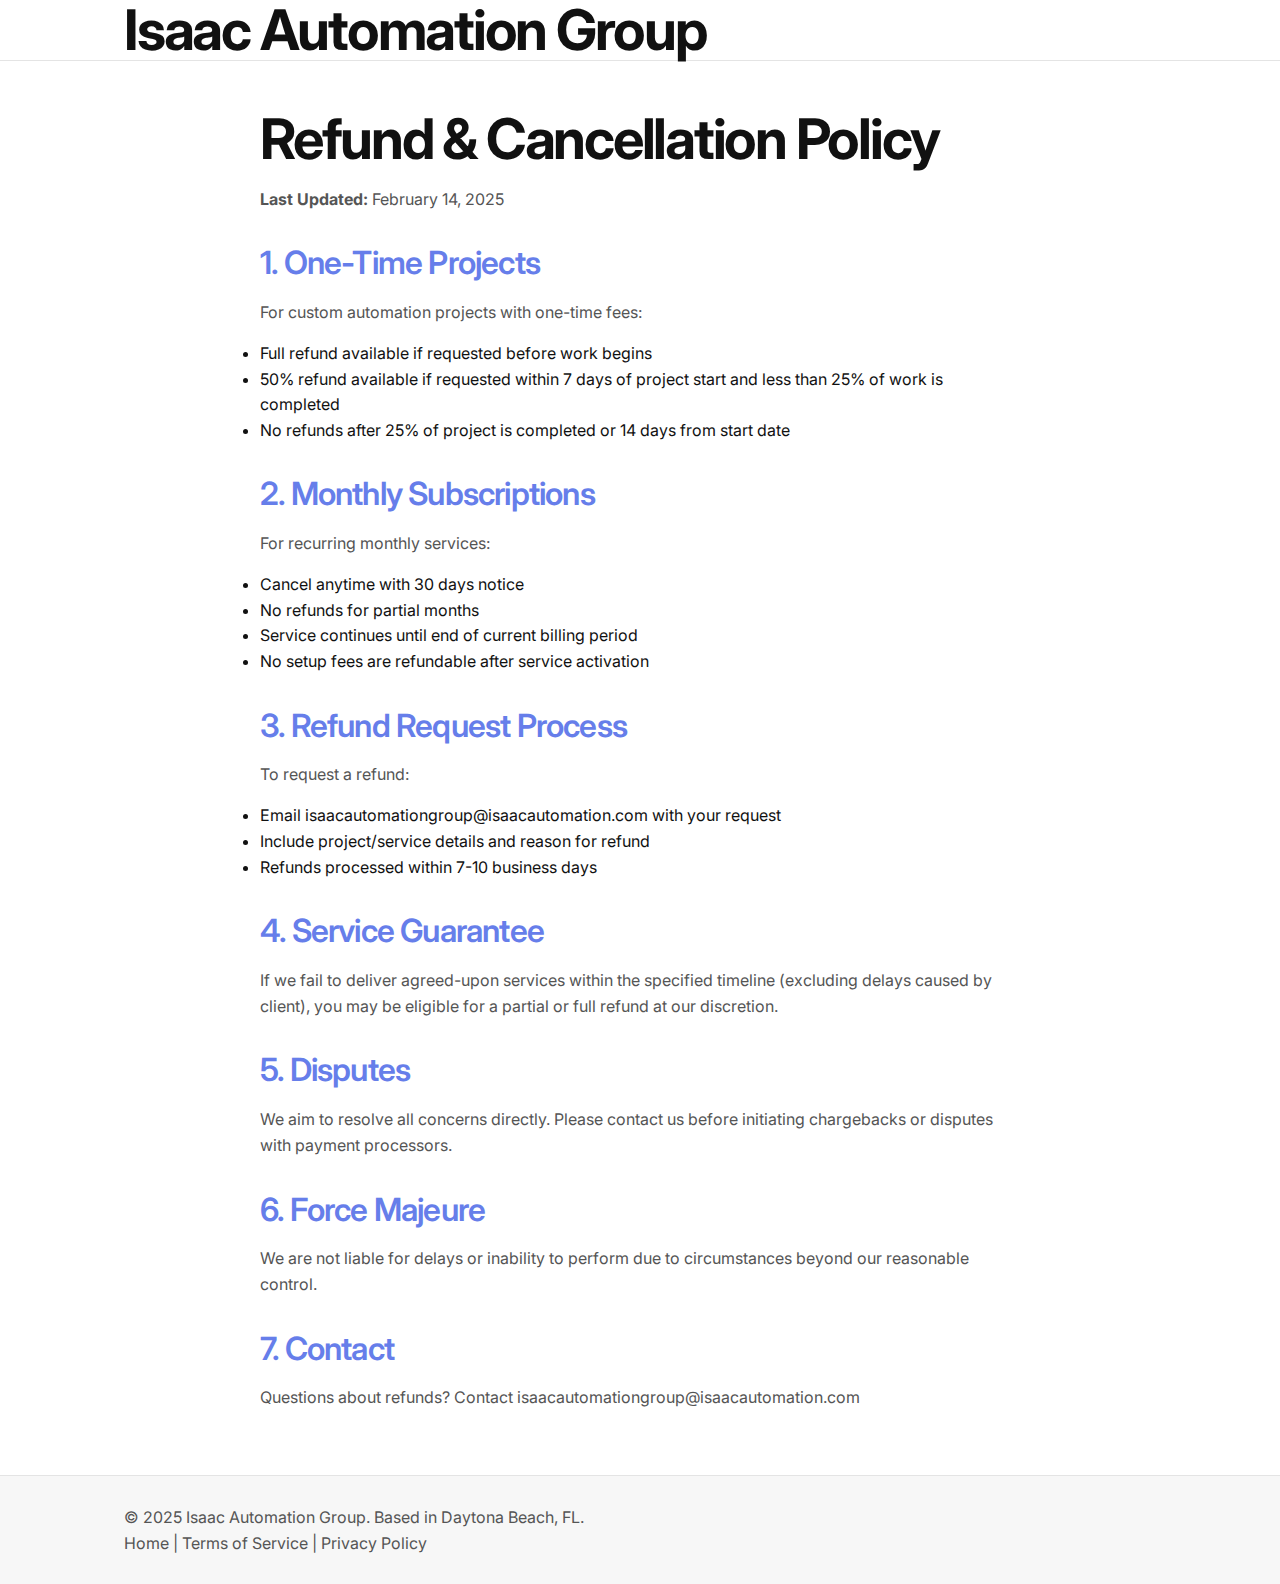
<file: refund.html>
<!DOCTYPE html>
<html lang="en">

<head>
    <meta charset="UTF-8">
    <meta name="viewport" content="width=device-width, initial-scale=1.0">
    <title>Refund Policy - Isaac Automation Group</title>
    <link rel="stylesheet" href="style.css">
    <style>
        .policy-content {
            max-width: 800px;
            margin: 0 auto;
            padding: 3rem 20px;
        }

        .policy-content h1 {
            margin-bottom: 1rem;
        }

        .policy-content h2 {
            margin-top: 2rem;
            margin-bottom: 1rem;
            color: #667eea;
        }

        .policy-content p {
            margin-bottom: 1rem;
        }
    </style>
</head>

<body>
    <header>
        <div class="container">
            <h1>Isaac Automation Group</h1>
        </div>
    </header>

    <main class="policy-content">
        <h1>Refund & Cancellation Policy</h1>
        <p><strong>Last Updated:</strong> February 14, 2025</p>

        <h2>1. One-Time Projects</h2>
        <p>For custom automation projects with one-time fees:</p>
        <ul>
            <li>Full refund available if requested before work begins</li>
            <li>50% refund available if requested within 7 days of project start and less than 25% of work is completed
            </li>
            <li>No refunds after 25% of project is completed or 14 days from start date</li>
        </ul>

        <h2>2. Monthly Subscriptions</h2>
        <p>For recurring monthly services:</p>
        <ul>
            <li>Cancel anytime with 30 days notice</li>
            <li>No refunds for partial months</li>
            <li>Service continues until end of current billing period</li>
            <li>No setup fees are refundable after service activation</li>
        </ul>

        <h2>3. Refund Request Process</h2>
        <p>To request a refund:</p>
        <ul>
            <li>Email <a href="mailto:isaacautomationgroup@isaacautomation.com">isaacautomationgroup@isaacautomation.com</a> with your request</li>
            <li>Include project/service details and reason for refund</li>
            <li>Refunds processed within 7-10 business days</li>
        </ul>

        <h2>4. Service Guarantee</h2>
        <p>If we fail to deliver agreed-upon services within the specified timeline (excluding delays caused by client),
            you may be eligible for a partial or full refund at our discretion.</p>

        <h2>5. Disputes</h2>
        <p>We aim to resolve all concerns directly. Please contact us before initiating chargebacks or disputes with
            payment processors.</p>

        <h2>6. Force Majeure</h2>
        <p>We are not liable for delays or inability to perform due to circumstances beyond our reasonable control.</p>

        <h2>7. Contact</h2>
        <p>Questions about refunds? Contact <a href="mailto:isaacautomationgroup@isaacautomation.com">isaacautomationgroup@isaacautomation.com</a></p>
    </main>

    <footer>
        <div class="container">
            <p>&copy; 2025 Isaac Automation Group. Based in Daytona Beach, FL.</p>
            <p>
                <a href="index.html">Home</a> |
                <a href="terms.html">Terms of Service</a> |
                <a href="privacy.html">Privacy Policy</a>
            </p>
        </div>
    </footer>
</body>

</html>
</file>
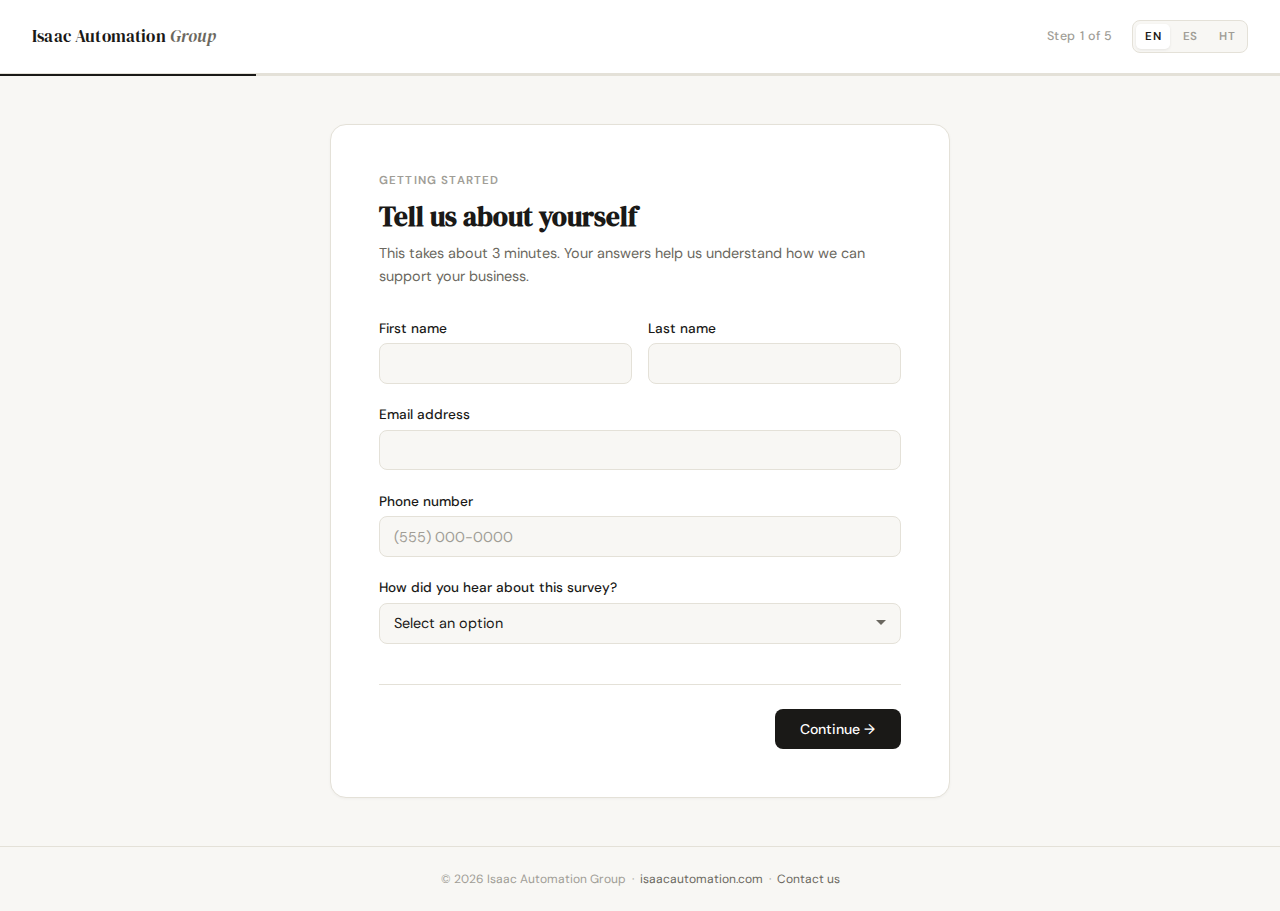
<file: start.html>
<!DOCTYPE html>
<html lang="en">
<head>
<meta charset="UTF-8">
<meta name="viewport" content="width=device-width, initial-scale=1.0">
<title>Business Growth Assessment — Isaac Automation Group</title>
<link href="https://fonts.googleapis.com/css2?family=DM+Sans:wght@300;400;500;600&family=DM+Serif+Display:ital@0;1&display=swap" rel="stylesheet">
<style>
  *, *::before, *::after { box-sizing: border-box; margin: 0; padding: 0; }
  :root {
    --bg: #F8F7F4; --surface: #FFFFFF; --border: #E4E1D8; --border-strong: #C8C4B8;
    --text-primary: #1A1917; --text-secondary: #6B6860; --text-hint: #A09D96;
    --accent-light: #F0EDE6; --progress-fill: #1A1917;
    --tag-bg: #EEEAE2; --tag-text: #4A4844; --error: #C0392B;
  }
  body { font-family: 'DM Sans', sans-serif; background: var(--bg); color: var(--text-primary); min-height: 100vh; display: flex; flex-direction: column; }
  header { padding: 1.25rem 2rem; background: var(--surface); border-bottom: 1px solid var(--border); display: flex; align-items: center; justify-content: space-between; gap: 1rem; }
  .logo { font-family: 'DM Serif Display', serif; font-size: 1.05rem; letter-spacing: 0.01em; flex-shrink: 0; }
  .logo span { font-style: italic; color: var(--text-secondary); }
  .header-right { display: flex; align-items: center; gap: 1.25rem; }
  .step-counter { font-size: 0.78rem; color: var(--text-hint); letter-spacing: 0.05em; font-weight: 500; white-space: nowrap; }
  .lang-switcher { display: flex; gap: 0.25rem; background: var(--bg); border: 1px solid var(--border); border-radius: 8px; padding: 3px; }
  .lang-btn { font-family: 'DM Sans', sans-serif; font-size: 0.72rem; font-weight: 600; letter-spacing: 0.04em; padding: 0.3rem 0.55rem; border: none; background: none; border-radius: 5px; cursor: pointer; color: var(--text-hint); transition: all 0.15s; white-space: nowrap; }
  .lang-btn.active { background: var(--surface); color: var(--text-primary); box-shadow: 0 1px 3px rgba(0,0,0,0.08); }
  .lang-btn:hover:not(.active) { color: var(--text-secondary); }
  .progress-bar { height: 2px; background: var(--border); }
  .progress-fill { height: 100%; background: var(--progress-fill); transition: width 0.4s cubic-bezier(0.4,0,0.2,1); }
  main { flex: 1; display: flex; align-items: flex-start; justify-content: center; padding: 3rem 1.5rem; }
  .survey-card { background: var(--surface); border: 1px solid var(--border); border-radius: 16px; padding: 3rem; max-width: 620px; width: 100%; box-shadow: 0 1px 3px rgba(0,0,0,0.04); }
  .step { display: none; }
  .step.active { display: block; }
  .step-label { font-size: 0.72rem; font-weight: 600; letter-spacing: 0.1em; text-transform: uppercase; color: var(--text-hint); margin-bottom: 0.75rem; }
  h2 { font-family: 'DM Serif Display', serif; font-size: 1.7rem; line-height: 1.25; margin-bottom: 0.5rem; }
  .subtitle { font-size: 0.9rem; color: var(--text-secondary); margin-bottom: 2rem; line-height: 1.6; }
  .field { margin-bottom: 1.4rem; }
  label { display: block; font-size: 0.85rem; font-weight: 500; color: var(--text-primary); margin-bottom: 0.4rem; }
  label .req { color: var(--error); margin-left: 2px; }
  input[type="text"], input[type="email"], input[type="tel"], input[type="url"], select, textarea {
    width: 100%; font-family: 'DM Sans', sans-serif; font-size: 0.9rem; color: var(--text-primary);
    background: var(--bg); border: 1px solid var(--border); border-radius: 8px;
    padding: 0.65rem 0.9rem; outline: none; transition: border-color 0.2s; -webkit-appearance: none; appearance: none;
  }
  input:focus, select:focus, textarea:focus { border-color: var(--text-primary); background: #fff; }
  input::placeholder, textarea::placeholder { color: var(--text-hint); }
  textarea { resize: vertical; min-height: 90px; line-height: 1.6; }
  select { background-image: url("data:image/svg+xml,%3Csvg xmlns='http://www.w3.org/2000/svg' width='12' height='12' viewBox='0 0 12 12'%3E%3Cpath fill='%236B6860' d='M6 8L1 3h10z'/%3E%3C/svg%3E"); background-repeat: no-repeat; background-position: right 0.8rem center; padding-right: 2.2rem; }
  .field-row { display: grid; grid-template-columns: 1fr 1fr; gap: 1rem; }
  .checkbox-grid { display: grid; grid-template-columns: 1fr 1fr; gap: 0.6rem; margin-top: 0.2rem; }
  .check-item { display: flex; align-items: center; gap: 0.5rem; padding: 0.6rem 0.8rem; border: 1px solid var(--border); border-radius: 8px; cursor: pointer; transition: all 0.15s; background: var(--bg); user-select: none; }
  .check-item:hover { border-color: var(--border-strong); background: #fff; }
  .check-item.selected { border-color: var(--text-primary); background: var(--accent-light); }
  .check-item input[type="checkbox"] { width: 15px; height: 15px; flex-shrink: 0; accent-color: var(--text-primary); cursor: pointer; }
  .check-item span { font-size: 0.82rem; font-weight: 400; line-height: 1.3; }
  .radio-group { display: flex; flex-direction: column; gap: 0.5rem; }
  .radio-item { display: flex; align-items: center; gap: 0.75rem; padding: 0.75rem 1rem; border: 1px solid var(--border); border-radius: 8px; cursor: pointer; transition: all 0.15s; background: var(--bg); }
  .radio-item:hover { border-color: var(--border-strong); background: #fff; }
  .radio-item.selected { border-color: var(--text-primary); background: var(--accent-light); }
  .radio-item input[type="radio"] { width: 16px; height: 16px; accent-color: var(--text-primary); cursor: pointer; flex-shrink: 0; }
  .radio-item .radio-label { font-size: 0.88rem; font-weight: 400; }
  .radio-item .radio-sub { font-size: 0.78rem; color: var(--text-secondary); margin-top: 2px; }
  .scale-row { display: flex; gap: 0.4rem; margin-top: 0.4rem; }
  .scale-btn { flex: 1; padding: 0.55rem 0; border: 1px solid var(--border); border-radius: 6px; background: var(--bg); font-family: 'DM Sans', sans-serif; font-size: 0.85rem; cursor: pointer; transition: all 0.15s; color: var(--text-secondary); }
  .scale-btn:hover { border-color: var(--border-strong); color: var(--text-primary); background: #fff; }
  .scale-btn.selected { border-color: var(--text-primary); background: var(--text-primary); color: #fff; }
  .scale-labels { display: flex; justify-content: space-between; margin-top: 0.4rem; }
  .scale-labels span { font-size: 0.72rem; color: var(--text-hint); }
  .error-msg { font-size: 0.78rem; color: var(--error); margin-top: 0.35rem; display: none; }
  .field.has-error input, .field.has-error select, .field.has-error textarea { border-color: var(--error); }
  .field.has-error .error-msg { display: block; }
  .nav-row { display: flex; align-items: center; justify-content: space-between; margin-top: 2.5rem; padding-top: 1.5rem; border-top: 1px solid var(--border); }
  .btn-back { font-family: 'DM Sans', sans-serif; font-size: 0.85rem; font-weight: 500; color: var(--text-secondary); background: none; border: none; cursor: pointer; padding: 0.6rem 0; transition: color 0.15s; }
  .btn-back:hover { color: var(--text-primary); }
  .btn-next, .btn-submit { font-family: 'DM Sans', sans-serif; font-size: 0.88rem; font-weight: 500; color: #fff; background: var(--text-primary); border: none; border-radius: 8px; padding: 0.7rem 1.6rem; cursor: pointer; transition: opacity 0.15s; }
  .btn-next:hover, .btn-submit:hover { opacity: 0.85; }
  .consent-row { display: flex; align-items: flex-start; gap: 0.65rem; padding: 1rem; background: var(--accent-light); border: 1px solid var(--border); border-radius: 8px; margin-bottom: 1rem; }
  .consent-row input[type="checkbox"] { width: 16px; height: 16px; flex-shrink: 0; margin-top: 2px; accent-color: var(--text-primary); cursor: pointer; }
  .consent-row p { font-size: 0.8rem; color: var(--text-secondary); line-height: 1.6; }
  .ty-icon { width: 52px; height: 52px; background: var(--text-primary); border-radius: 50%; display: flex; align-items: center; justify-content: center; margin-bottom: 1.5rem; }
  .ty-icon svg { width: 22px; height: 22px; }
  .pain-summary { background: var(--accent-light); border: 1px solid var(--border); border-radius: 10px; padding: 1.25rem 1.5rem; margin: 1.5rem 0; }
  .pain-summary h4 { font-size: 0.75rem; font-weight: 600; letter-spacing: 0.08em; text-transform: uppercase; color: var(--text-hint); margin-bottom: 0.8rem; }
  .pain-tag { display: inline-block; background: var(--tag-bg); color: var(--tag-text); font-size: 0.78rem; font-weight: 500; padding: 0.3rem 0.7rem; border-radius: 20px; margin: 0.2rem 0.2rem 0.2rem 0; }
  .pain-note { font-size: 0.83rem; color: var(--text-secondary); margin-top: 0.8rem; line-height: 1.6; font-style: italic; }
  .next-steps { font-size: 0.85rem; color: var(--text-secondary); background: var(--surface); border: 1px solid var(--border); border-radius: 10px; padding: 1rem 1.25rem; }
  .next-steps p { margin-bottom: 0.5rem; }
  .next-steps p:last-child { margin-bottom: 0; }
  .next-steps strong { color: var(--text-primary); font-weight: 500; }
  footer { text-align: center; padding: 1.5rem; font-size: 0.75rem; color: var(--text-hint); border-top: 1px solid var(--border); }
  footer a { color: var(--text-secondary); text-decoration: none; }
  footer a:hover { color: var(--text-primary); }
  @media (max-width: 580px) {
    .survey-card { padding: 2rem 1.5rem; border-radius: 12px; }
    .field-row, .checkbox-grid { grid-template-columns: 1fr; }
    h2 { font-size: 1.4rem; }
    main { padding: 1.5rem 1rem; }
    header { padding: 1rem 1.25rem; }
  }
</style>
</head>
<body>

<header>
  <div class="logo">Isaac Automation <span>Group</span></div>
  <div class="header-right">
    <div class="step-counter" id="step-counter"></div>
    <div class="lang-switcher">
      <button class="lang-btn active" onclick="setLang('en')">EN</button>
      <button class="lang-btn" onclick="setLang('es')">ES</button>
      <button class="lang-btn" onclick="setLang('ht')">HT</button>
    </div>
  </div>
</header>
<div class="progress-bar"><div class="progress-fill" id="progress-fill" style="width:20%"></div></div>

<main>
<div class="survey-card" id="survey-wrap">

  <!-- STEP 1 -->
  <div class="step active" id="step-1">
    <div class="step-label" data-t="s1label"></div>
    <h2 data-t="s1h2"></h2>
    <p class="subtitle" data-t="s1sub"></p>
    <div class="field-row">
      <div class="field" id="f-first">
        <label data-t="firstName"><span class="req">*</span></label>
        <input type="text" id="first-name" />
        <div class="error-msg" data-t="errFirst"></div>
      </div>
      <div class="field" id="f-last">
        <label data-t="lastName"><span class="req">*</span></label>
        <input type="text" id="last-name" />
        <div class="error-msg" data-t="errLast"></div>
      </div>
    </div>
    <div class="field" id="f-email">
      <label data-t="emailLabel"><span class="req">*</span></label>
      <input type="email" id="email" />
      <div class="error-msg" data-t="errEmail"></div>
    </div>
    <div class="field" id="f-phone">
      <label data-t="phoneLabel"><span class="req">*</span></label>
      <input type="tel" id="phone" placeholder="(555) 000-0000" />
      <div class="error-msg" data-t="errPhone"></div>
    </div>
    <div class="field">
      <label data-t="referredBy"></label>
      <select id="referred-by" data-opts="refOpts"></select>
    </div>
    <div class="nav-row">
      <span></span>
      <button class="btn-next" onclick="nextStep(1)" data-t="btnContinue"></button>
    </div>
  </div>

  <!-- STEP 2 -->
  <div class="step" id="step-2">
    <div class="step-label" data-t="s2label"></div>
    <h2 data-t="s2h2"></h2>
    <p class="subtitle" data-t="s2sub"></p>
    <div class="field" id="f-biz-name">
      <label data-t="bizName"><span class="req">*</span></label>
      <input type="text" id="biz-name" data-ph="bizNamePh" />
      <div class="error-msg" data-t="errBizName"></div>
    </div>
    <div class="field-row">
      <div class="field" id="f-industry">
        <label data-t="industryLabel"><span class="req">*</span></label>
        <select id="industry" data-opts="indOpts"></select>
        <div class="error-msg" data-t="errIndustry"></div>
      </div>
      <div class="field" id="f-team-size">
        <label data-t="teamLabel"><span class="req">*</span></label>
        <select id="team-size" data-opts="teamOpts"></select>
        <div class="error-msg" data-t="errTeam"></div>
      </div>
    </div>
    <div class="field">
      <label data-t="revenueLabel"></label>
      <select id="revenue" data-opts="revOpts"></select>
    </div>
    <div class="field">
      <label data-t="websiteLabel"></label>
      <input type="url" id="website" placeholder="https://yourbusiness.com" />
    </div>
    <div class="nav-row">
      <button class="btn-back" onclick="prevStep(2)" data-t="btnBack"></button>
      <button class="btn-next" onclick="nextStep(2)" data-t="btnContinue"></button>
    </div>
  </div>

  <!-- STEP 3 -->
  <div class="step" id="step-3">
    <div class="step-label" data-t="s3label"></div>
    <h2 data-t="s3h2"></h2>
    <p class="subtitle" data-t="s3sub"></p>
    <div class="field" id="f-pain">
      <label data-t="painLabel"></label>
      <div class="checkbox-grid" id="pain-grid"></div>
      <div class="error-msg" id="pain-error" data-t="errPain"></div>
    </div>
    <div class="field">
      <label data-t="painDetailLabel"></label>
      <textarea id="pain-detail" data-ph="painDetailPh"></textarea>
    </div>
    <div class="nav-row">
      <button class="btn-back" onclick="prevStep(3)" data-t="btnBack"></button>
      <button class="btn-next" onclick="nextStep(3)" data-t="btnContinue"></button>
    </div>
  </div>

  <!-- STEP 4 -->
  <div class="step" id="step-4">
    <div class="step-label" data-t="s4label"></div>
    <h2 data-t="s4h2"></h2>
    <p class="subtitle" data-t="s4sub"></p>
    <div class="field">
      <label data-t="investLabel"></label>
      <div class="radio-group" id="invest-group"></div>
    </div>
    <div class="field">
      <label data-t="urgencyLabel"></label>
      <div class="scale-row" id="urgency-scale">
        <button class="scale-btn" onclick="selectScale(this,'urgency-scale')" data-val="1">1</button>
        <button class="scale-btn" onclick="selectScale(this,'urgency-scale')" data-val="2">2</button>
        <button class="scale-btn" onclick="selectScale(this,'urgency-scale')" data-val="3">3</button>
        <button class="scale-btn" onclick="selectScale(this,'urgency-scale')" data-val="4">4</button>
        <button class="scale-btn" onclick="selectScale(this,'urgency-scale')" data-val="5">5</button>
        <button class="scale-btn" onclick="selectScale(this,'urgency-scale')" data-val="6">6</button>
        <button class="scale-btn" onclick="selectScale(this,'urgency-scale')" data-val="7">7</button>
        <button class="scale-btn" onclick="selectScale(this,'urgency-scale')" data-val="8">8</button>
        <button class="scale-btn" onclick="selectScale(this,'urgency-scale')" data-val="9">9</button>
        <button class="scale-btn" onclick="selectScale(this,'urgency-scale')" data-val="10">10</button>
      </div>
      <div class="scale-labels"><span data-t="scaleMin"></span><span data-t="scaleMax"></span></div>
    </div>
    <div class="field">
      <label data-t="toolsLabel"></label>
      <select id="current-tools" data-opts="toolsOpts"></select>
    </div>
    <div class="field">
      <label data-t="extraLabel"></label>
      <textarea id="extra-notes" data-ph="extraPh"></textarea>
    </div>
    <div class="nav-row">
      <button class="btn-back" onclick="prevStep(4)" data-t="btnBack"></button>
      <button class="btn-next" onclick="nextStep(4)" data-t="btnContinue"></button>
    </div>
  </div>

  <!-- STEP 5 -->
  <div class="step" id="step-5">
    <div class="step-label" data-t="s5label"></div>
    <h2 data-t="s5h2"></h2>
    <p class="subtitle" data-t="s5sub"></p>
    <div class="consent-row">
      <input type="checkbox" id="consent-check" />
      <p data-t="consent1"></p>
    </div>
    <div class="consent-row">
      <input type="checkbox" id="email-list-check" checked />
      <p data-t="consent2"></p>
    </div>
    <div class="error-msg" id="consent-error" style="display:none" data-t="errConsent"></div>
    <div class="nav-row">
      <button class="btn-back" onclick="prevStep(5)" data-t="btnBack"></button>
      <button class="btn-submit" onclick="submitForm()" data-t="btnSubmit"></button>
    </div>
  </div>

</div>

<!-- THANK YOU -->
<div class="survey-card" id="thank-you" style="display:none">
  <div class="ty-icon">
    <svg viewBox="0 0 24 24" fill="none" stroke="white" stroke-width="2.5" stroke-linecap="round" stroke-linejoin="round"><polyline points="20 6 9 17 4 12"></polyline></svg>
  </div>
  <h2 data-t="tyH2"></h2>
  <p class="subtitle" data-t="tySub"></p>
  <div class="pain-summary" id="pain-summary-block">
    <h4 data-t="tySnapshotLabel"></h4>
    <div id="pain-tags"></div>
    <div class="pain-note" id="pain-note-block"></div>
  </div>
  <div class="next-steps">
    <p><strong data-t="tyNextLabel"></strong></p>
    <p data-t="tyNextBody"></p>
    <p style="margin-top:0.75rem"><a href="https://isaacautomation.com" style="color:var(--text-primary);font-weight:500" data-t="tyBack"></a></p>
  </div>
</div>
</main>

<footer>&copy; 2026 Isaac Automation Group &nbsp;·&nbsp; <a href="https://isaacautomation.com">isaacautomation.com</a> &nbsp;·&nbsp; <a href="mailto:isaacautomationgroup@isaacautomation.com" data-t="footerContact"></a></footer>

<script>
const T = {
  en: {
    stepFn: n => n === 'done' ? 'Complete' : 'Step ' + n + ' of 5',
    s1label:'Getting started', s1h2:'Tell us about yourself', s1sub:'This takes about 3 minutes. Your answers help us understand how we can support your business.',
    firstName:'First name', lastName:'Last name', emailLabel:'Email address', phoneLabel:'Phone number',
    referredBy:'How did you hear about this survey?',
    errFirst:'Please enter your first name.', errLast:'Please enter your last name.',
    errEmail:'Please enter a valid email address.', errPhone:'Please enter your phone number.',
    btnContinue:'Continue →', btnBack:'← Back',
    s2label:'Your business', s2h2:'About your company', s2sub:'We work with all types of businesses. The more detail you share, the better we can tailor our conversation.',
    bizName:'Business name', bizNamePh:'Acme Roofing Co.',
    industryLabel:'Industry / Type', teamLabel:'Team size', revenueLabel:'Annual revenue range', websiteLabel:'Website (optional)',
    errBizName:'Please enter your business name.', errIndustry:'Please select your industry.', errTeam:'Please select your team size.',
    s3label:'Challenges', s3h2:'Where does your business feel the friction?', s3sub:'Select every area that slows you down. There are no wrong answers.',
    painLabel:'Top challenges (select all that apply)',
    painDetailLabel:"In your own words — what's the #1 thing costing you the most time or money right now?",
    painDetailPh:'e.g. We spend 3+ hours a day manually calling leads that never pick up…',
    errPain:'Please select at least one challenge.',
    s4label:'Fit & intent', s4h2:"Let's understand your priorities", s4sub:'A few quick questions so we come prepared with the right conversation.',
    investLabel:'How open are you to investing in automation tools if they solve your top problem?',
    urgencyLabel:'On a scale of 1–10, how urgent is solving your #1 challenge?',
    scaleMin:'Not urgent', scaleMax:'On fire',
    toolsLabel:'Are you currently using any automation or CRM tools?',
    extraLabel:"Anything else you'd like us to know before we connect?", extraPh:'Goals, concerns, previous experiences with agencies…',
    s5label:'Almost done', s5h2:'Confirm and submit', s5sub:"We'll review your answers and reach out within 1–2 business days. You'll also receive a copy of your pain point summary by email.",
    consent1:'I agree to be contacted by Isaac Automation Group about my business challenges and how automation may help. My information will never be sold or shared.',
    consent2:'Add me to the IAG email list for free automation tips, case studies, and small business growth resources. (Unsubscribe anytime.)',
    errConsent:'Please check the box above to continue.',
    btnSubmit:'Submit my assessment',
    tyH2:"You're all set.", tySub:"Thank you for taking the time to share. We've received your business assessment and will be in touch within 1–2 business days.",
    tySnapshotLabel:'Your business snapshot', tyNextLabel:'What happens next:',
    tyNextBody:"Our team will review your answers and reach out to schedule a short call — no pitch, no pressure. Just a conversation about what's actually slowing your business down.",
    tyBack:'← Back to isaacautomation.com', footerContact:'Contact us',
    refOpts: ['Select an option','Referred by a friend or contact','Isaac Automation Group website','Social media','Other'],
    indOpts: ['Select…','Home Services (HVAC, Roofing, Plumbing)','Healthcare / Chiropractic / Dental','Real Estate','Legal / Law Firm','Retail / E-commerce','Restaurant / Food & Beverage','Transportation / Logistics','Manufacturing / Industrial','Fitness / Wellness','Marketing / Agency','Financial Services','Education / Training','Other'],
    teamOpts: ['Select…','Just me','2–5 people','6–15 people','16–50 people','50+ people'],
    revOpts: ['Prefer not to say','Under $100K','$100K – $500K','$500K – $1M','$1M – $5M','$5M+'],
    toolsOpts: ['Select…','No — everything is manual','Basic tools (spreadsheets, email only)','Some CRM (HubSpot, Salesforce, etc.)','GoHighLevel','We have a system but it\'s not working well','Yes — fully automated and happy'],
    painItems: ['Lead gen & follow-up','Missed calls & lost leads','Appointment scheduling','Customer communication','Quoting & estimates','CRM & data entry','Online reviews & reputation','Staff bandwidth & repetitive tasks','Reporting & analytics','Marketing & ad spend','Cash flow & invoicing','Hiring & retaining staff'],
    investItems: [
      {label:'Just exploring for now', sub:'No budget committed yet'},
      {label:'Open if the ROI is clear', sub:'Would move within 1–3 months'},
      {label:'Actively looking right now', sub:'Ready to implement within 30 days'},
      {label:'Already budgeted for this', sub:'Budget is approved and ready'},
    ],
  },
  es: {
    stepFn: n => n === 'done' ? 'Completo' : 'Paso ' + n + ' de 5',
    s1label:'Empecemos', s1h2:'Cuéntanos sobre ti', s1sub:'Esto tarda unos 3 minutos. Tus respuestas nos ayudan a entender cómo podemos apoyar tu negocio.',
    firstName:'Nombre', lastName:'Apellido', emailLabel:'Correo electrónico', phoneLabel:'Número de teléfono',
    referredBy:'¿Cómo te enteraste de esta encuesta?',
    errFirst:'Por favor ingresa tu nombre.', errLast:'Por favor ingresa tu apellido.',
    errEmail:'Por favor ingresa un correo electrónico válido.', errPhone:'Por favor ingresa tu número de teléfono.',
    btnContinue:'Continuar →', btnBack:'← Atrás',
    s2label:'Tu negocio', s2h2:'Sobre tu empresa', s2sub:'Trabajamos con todo tipo de negocios. Mientras más detalle compartas, mejor podemos adaptar nuestra conversación.',
    bizName:'Nombre del negocio', bizNamePh:'Techado Acme S.A.',
    industryLabel:'Industria / Tipo', teamLabel:'Tamaño del equipo', revenueLabel:'Rango de ingresos anuales', websiteLabel:'Sitio web (opcional)',
    errBizName:'Por favor ingresa el nombre de tu negocio.', errIndustry:'Por favor selecciona tu industria.', errTeam:'Por favor selecciona el tamaño de tu equipo.',
    s3label:'Desafíos', s3h2:'¿Dónde siente fricción tu negocio?', s3sub:'Selecciona todas las áreas que te ralentizan. No hay respuestas incorrectas.',
    painLabel:'Principales desafíos (selecciona todos los que apliquen)',
    painDetailLabel:'En tus propias palabras — ¿cuál es el problema #1 que más te cuesta tiempo o dinero ahora mismo?',
    painDetailPh:'Ej. Pasamos más de 3 horas al día llamando manualmente a leads que nunca contestan…',
    errPain:'Por favor selecciona al menos un desafío.',
    s4label:'Compatibilidad e intención', s4h2:'Entendamos tus prioridades', s4sub:'Algunas preguntas rápidas para llegar preparados a la conversación correcta.',
    investLabel:'¿Qué tan abierto estás a invertir en herramientas de automatización si resuelven tu problema principal?',
    urgencyLabel:'En una escala del 1 al 10, ¿qué tan urgente es resolver tu desafío #1?',
    scaleMin:'No urgente', scaleMax:'Urgentísimo',
    toolsLabel:'¿Estás usando actualmente alguna herramienta de automatización o CRM?',
    extraLabel:'¿Hay algo más que quieras que sepamos antes de conectarnos?', extraPh:'Objetivos, preocupaciones, experiencias previas con agencias…',
    s5label:'Casi terminamos', s5h2:'Confirmar y enviar', s5sub:'Revisaremos tus respuestas y nos comunicaremos contigo en 1–2 días hábiles. También recibirás un resumen de tus puntos de dolor por correo.',
    consent1:'Acepto ser contactado por Isaac Automation Group sobre los desafíos de mi negocio y cómo la automatización puede ayudar. Mi información nunca será vendida ni compartida.',
    consent2:'Agrégame a la lista de correo de IAG para recibir consejos de automatización, casos de estudio y recursos de crecimiento. (Puedes darte de baja en cualquier momento.)',
    errConsent:'Por favor marca la casilla para continuar.',
    btnSubmit:'Enviar mi evaluación',
    tyH2:'¡Todo listo.', tySub:'Gracias por tomarte el tiempo de compartir. Hemos recibido tu evaluación y nos pondremos en contacto en 1–2 días hábiles.',
    tySnapshotLabel:'Tu resumen empresarial', tyNextLabel:'¿Qué sigue?',
    tyNextBody:'Nuestro equipo revisará tus respuestas y se comunicará para agendar una llamada breve — sin discurso de ventas, sin presión.',
    tyBack:'← Volver a isaacautomation.com', footerContact:'Contáctanos',
    refOpts: ['Selecciona una opción','Referido por un amigo o contacto','Sitio web de Isaac Automation Group','Redes sociales','Otro'],
    indOpts: ['Seleccionar…','Servicios del hogar (HVAC, Techado, Plomería)','Salud / Quiropráctica / Dental','Bienes Raíces','Legal / Bufete de abogados','Retail / Comercio electrónico','Restaurante / Alimentos y bebidas','Transporte / Logística','Manufactura / Industrial','Fitness / Bienestar','Marketing / Agencia','Servicios financieros','Educación / Capacitación','Otro'],
    teamOpts: ['Seleccionar…','Solo yo','2–5 personas','6–15 personas','16–50 personas','Más de 50 personas'],
    revOpts: ['Prefiero no decir','Menos de $100K','$100K – $500K','$500K – $1M','$1M – $5M','$5M+'],
    toolsOpts: ['Seleccionar…','No — todo es manual','Herramientas básicas (hojas de cálculo, solo email)','Algún CRM (HubSpot, Salesforce, etc.)','GoHighLevel','Tenemos un sistema pero no funciona bien','Sí — completamente automatizado y satisfecho'],
    painItems: ['Generación de leads y seguimiento','Llamadas perdidas y leads perdidos','Programación de citas','Comunicación con clientes','Cotizaciones y presupuestos','CRM y captura de datos','Reseñas en línea y reputación','Tareas repetitivas del personal','Reportes y análisis','Marketing y publicidad','Flujo de caja y facturación','Contratación y retención de personal'],
    investItems: [
      {label:'Solo explorando por ahora', sub:'Sin presupuesto comprometido aún'},
      {label:'Abierto si el ROI es claro', sub:'Me movería en 1–3 meses'},
      {label:'Buscando activamente ahora', sub:'Listo para implementar en 30 días'},
      {label:'Ya tengo presupuesto para esto', sub:'El presupuesto está aprobado y listo'},
    ],
  },
  ht: {
    stepFn: n => n === 'done' ? 'Konplè' : 'Etap ' + n + ' nan 5',
    s1label:'Kòmanse', s1h2:'Pale nou de ou', s1sub:'Sa pran anviwon 3 minit. Repons ou yo ede nou konprann kijan nou ka sipòte biznis ou.',
    firstName:'Prenon', lastName:'Siyati', emailLabel:'Adrès imèl', phoneLabel:'Nimewo telefòn',
    referredBy:'Ki jan ou aprann de sondaj sa a?',
    errFirst:'Tanpri antre prenon ou.', errLast:'Tanpri antre siyati ou.',
    errEmail:'Tanpri antre yon adrès imèl valid.', errPhone:'Tanpri antre nimewo telefòn ou.',
    btnContinue:'Kontinye →', btnBack:'← Retounen',
    s2label:'Biznis ou', s2h2:'De konpayi ou', s2sub:'Nou travay ak tout kalite biznis. Plis detay ou pataje, pi bon nou ka adapte konvèsasyon an.',
    bizName:'Non biznis', bizNamePh:'Toitiray Acme SA',
    industryLabel:'Endistri / Tip', teamLabel:'Gwosè ekip la', revenueLabel:'Ranje revni anyèl', websiteLabel:'Sit entènèt (opsyonèl)',
    errBizName:'Tanpri antre non biznis ou.', errIndustry:'Tanpri chwazi endistri ou.', errTeam:'Tanpri chwazi gwosè ekip ou.',
    s3label:'Defi', s3h2:'Ki kote biznis ou santi frikasyon?', s3sub:'Chwazi tout domèn ki ralanti ou. Pa gen move repons.',
    painLabel:'Pi gwo defi yo (chwazi tout ki aplike)',
    painDetailLabel:'Nan pwòp mo pa ou — ki bagay #1 ki koute ou plis tan oswa lajan kounye a?',
    painDetailPh:'Pa egzanp: Nou pase plis pase 3 èdtan pa jou ap rele lead manyèlman…',
    errPain:'Tanpri chwazi omwen yon defi.',
    s4label:'Konpatibilite ak entansyon', s4h2:'Ann konprann priyorite ou yo', s4sub:'Kèk kesyon rapid pou nou vini prepare ak bon konvèsasyon an.',
    investLabel:'Ki jan ou ouvè pou envesti nan zouti otomatizasyon si yo rezoud pwoblèm prensipal ou?',
    urgencyLabel:'Sou yon echèl 1–10, ki jan sa ijan pou rezoud defi #1 ou?',
    scaleMin:'Pa ijan', scaleMax:'Trè ijan',
    toolsLabel:'Èske ou itilize kounye a nenpòt zouti otomatizasyon oswa CRM?',
    extraLabel:'Gen lòt bagay ou ta renmen nou konnen anvan nou konekte?', extraPh:'Objektif, enkyetid, eksperyans ansyen ak ajans…',
    s5label:'Prèske fini', s5h2:'Konfime epi soumèt', s5sub:'Nou pral revize repons ou yo epi kontakte ou nan 1–2 jou ouvrab. Ou pral resevwa yon kopi rezime pa imèl.',
    consent1:'Mwen dakò pou Isaac Automation Group kontakte mwen konsènan defi biznis mwen ak kijan otomatizasyon ka ede. Enfòmasyon mwen yo pap janm vann oswa pataje.',
    consent2:'Ajoute mwen nan lis imèl IAG pou jwenn konsèy otomatizasyon gratis, etid de ka, ak resous kwasans biznis. (Ou ka dezabòne nenpòt ki lè.)',
    errConsent:'Tanpri koche bwat la pou kontinye.',
    btnSubmit:'Soumèt evalyasyon mwen',
    tyH2:'Ou fin fè li.', tySub:'Mèsi paske ou te pran tan pou pataje. Nou resevwa evalyasyon biznis ou a epi n ap kontakte ou nan 1–2 jou ouvrab.',
    tySnapshotLabel:'Rezime biznis ou', tyNextLabel:'Kisa k ap pase apre?',
    tyNextBody:'Ekip nou an ap revize repons ou yo epi kontakte ou pou planifye yon ti apèl — san vant, san presyon.',
    tyBack:'← Retounen nan isaacautomation.com', footerContact:'Kontakte nou',
    refOpts: ['Chwazi yon opsyon','Refere pa yon zanmi oswa kontak','Sit entènèt Isaac Automation Group','Rezo sosyal','Lòt'],
    indOpts: ['Chwazi…','Sèvis Kay (HVAC, Toitiray, Plonbri)','Sante / Kiropraktik / Dantèl','Imobilye','Legal / Kabinè Avoka','Vann detay / Ekomès','Restoran / Manje ak Bwason','Transpò / Lojistik','Fabrikasyon / Endistriyèl','Kondisyon fizik / Byennèt','Maketing / Ajans','Sèvis finansye','Edikasyon / Fòmasyon','Lòt'],
    teamOpts: ['Chwazi…','Sèlman mwen','2–5 moun','6–15 moun','16–50 moun','Plis pase 50 moun'],
    revOpts: ['Prefere pa di','Mwens pase $100K','$100K – $500K','$500K – $1M','$1M – $5M','$5M+'],
    toolsOpts: ['Chwazi…','Non — tout bagay manyèl','Zouti debaz (fèy kalkil, imèl sèlman)','Kèk CRM (HubSpot, Salesforce, elatriye)','GoHighLevel','Nou gen yon sistèm men li pa travay byen','Wi — konplètman otomatize epi satisfè'],
    painItems: ['Jenerasyon lead ak swivi','Apèl manke ak lead pèdu','Planifikasyon randevou','Kominikasyon ak kliyan','Devis ak estimasyon','CRM ak antre done','Avis sou entènèt ak reputasyon','Kapasite anplwaye ak travay repetitif','Rapò ak analiz','Maketing ak depans piblisite','Flò kach ak faktirasyon','Anbauchman ak retansyon anplwaye'],
    investItems: [
      {label:'Jis ap eksplore pou kounye a', sub:'Pa gen bidjè angaje yet'},
      {label:'Ouvè si ROI a klè', sub:'Ta deplase nan 1–3 mwa'},
      {label:'Ap chèche aktivman kounye a', sub:'Prè pou aplike nan 30 jou'},
      {label:'Deja gen bidjè pou sa', sub:'Bidjè a apwouve epi prè'},
    ],
  }
};

let lang = 'en';
let currentStep = 1;

function tr(key) { return (T[lang] && T[lang][key] !== undefined) ? T[lang][key] : (T.en[key] || ''); }

function buildSelects() {
  document.querySelectorAll('select[data-opts]').forEach(sel => {
    const key = sel.getAttribute('data-opts');
    const opts = tr(key);
    if (!Array.isArray(opts)) return;
    const saved = sel.value;
    sel.innerHTML = '';
    opts.forEach((txt, i) => {
      const o = document.createElement('option');
      o.textContent = txt;
      if (i === 0 && sel.id !== 'revenue') o.value = '';
      sel.appendChild(o);
    });
    sel.value = saved;
  });
}

function buildPainGrid() {
  const grid = document.getElementById('pain-grid');
  const items = tr('painItems');
  const checked = Array.from(grid.querySelectorAll('input:checked')).map((_,i) => i);
  grid.innerHTML = '';
  items.forEach((txt, i) => {
    const lbl = document.createElement('label');
    lbl.className = 'check-item' + (checked.includes(i) ? ' selected' : '');
    lbl.setAttribute('onclick', 'toggleCheck(this)');
    const cb = document.createElement('input');
    cb.type = 'checkbox';
    cb.checked = checked.includes(i);
    const sp = document.createElement('span');
    sp.textContent = txt;
    lbl.appendChild(cb); lbl.appendChild(sp);
    grid.appendChild(lbl);
  });
}

function buildInvestGroup() {
  const group = document.getElementById('invest-group');
  const items = tr('investItems');
  const selectedIdx = Array.from(group.querySelectorAll('.radio-item')).findIndex(r => r.classList.contains('selected'));
  group.innerHTML = '';
  items.forEach((item, i) => {
    const lbl = document.createElement('label');
    lbl.className = 'radio-item' + (i === selectedIdx ? ' selected' : '');
    lbl.setAttribute('onclick', "selectRadio(this,'invest-group')");
    const rb = document.createElement('input');
    rb.type = 'radio'; rb.name = 'invest';
    rb.checked = i === selectedIdx;
    const wrap = document.createElement('div');
    const rLabel = document.createElement('div'); rLabel.className = 'radio-label'; rLabel.textContent = item.label;
    const rSub = document.createElement('div'); rSub.className = 'radio-sub'; rSub.textContent = item.sub;
    wrap.appendChild(rLabel); wrap.appendChild(rSub);
    lbl.appendChild(rb); lbl.appendChild(wrap);
    group.appendChild(lbl);
  });
}

function applyTranslations() {
  document.querySelectorAll('[data-t]').forEach(el => {
    const key = el.getAttribute('data-t');
    const val = tr(key);
    if (typeof val === 'string') el.textContent = val;
  });
  document.querySelectorAll('[data-ph]').forEach(el => {
    el.placeholder = tr(el.getAttribute('data-ph'));
  });
  buildSelects();
  buildPainGrid();
  buildInvestGroup();
}

function updateProgress(step) {
  const label = step > 5 ? 'done' : step;
  document.getElementById('step-counter').textContent = T[lang].stepFn(label);
  document.getElementById('progress-fill').style.width = (Math.min(step, 5) / 5 * 100) + '%';
}

function setLang(l) {
  lang = l;
  document.documentElement.lang = l;
  document.querySelectorAll('.lang-btn').forEach(b => b.classList.toggle('active', b.textContent.trim().toLowerCase() === l));
  applyTranslations();
  updateProgress(currentStep);
}

function showStep(n) {
  document.querySelectorAll('.step').forEach(s => s.classList.remove('active'));
  const el = document.getElementById('step-' + n);
  if (el) el.classList.add('active');
  currentStep = n;
  updateProgress(n);
  window.scrollTo({ top: 0, behavior: 'smooth' });
}

function toggleCheck(label) {
  const cb = label.querySelector('input[type="checkbox"]');
  cb.checked = !cb.checked;
  label.classList.toggle('selected', cb.checked);
  document.getElementById('pain-error').style.display = 'none';
}

function selectRadio(label, groupId) {
  document.querySelectorAll('#' + groupId + ' .radio-item').forEach(r => r.classList.remove('selected'));
  label.classList.add('selected');
  label.querySelector('input[type="radio"]').checked = true;
}

function selectScale(btn, groupId) {
  document.querySelectorAll('#' + groupId + ' .scale-btn').forEach(b => b.classList.remove('selected'));
  btn.classList.add('selected');
}

function validateStep(step) {
  let valid = true;
  if (step === 1) {
    [{id:'first-name',fid:'f-first',check:v=>v.trim().length>0},
     {id:'last-name',fid:'f-last',check:v=>v.trim().length>0},
     {id:'email',fid:'f-email',check:v=>/^[^\s@]+@[^\s@]+\.[^\s@]+$/.test(v)},
     {id:'phone',fid:'f-phone',check:v=>v.trim().length>=7}
    ].forEach(f => {
      const field = document.getElementById(f.fid);
      if (!f.check(document.getElementById(f.id).value)) { field.classList.add('has-error'); valid = false; }
      else field.classList.remove('has-error');
    });
  }
  if (step === 2) {
    [{id:'biz-name',fid:'f-biz-name',check:v=>v.trim().length>0},
     {id:'industry',fid:'f-industry',check:v=>v!==''},
     {id:'team-size',fid:'f-team-size',check:v=>v!==''}
    ].forEach(f => {
      const field = document.getElementById(f.fid);
      if (!f.check(document.getElementById(f.id).value)) { field.classList.add('has-error'); valid = false; }
      else field.classList.remove('has-error');
    });
  }
  if (step === 3) {
    if (!document.querySelector('#pain-grid input:checked')) {
      document.getElementById('pain-error').style.display = 'block'; valid = false;
    }
  }
  return valid;
}

function nextStep(n) { if (validateStep(n)) showStep(n + 1); }
function prevStep(n) { showStep(n - 1); }

function collectFormData() {
  const checks = Array.from(document.querySelectorAll('#pain-grid input:checked')).map(c => c.nextElementSibling.textContent);
  const urgencyBtn = document.querySelector('#urgency-scale .scale-btn.selected');
  const investRadio = document.querySelector('[name="invest"]:checked');
  const investLabel = investRadio ? investRadio.closest('.radio-item').querySelector('.radio-label').textContent : '';
  return {
    firstName: document.getElementById('first-name').value.trim(),
    lastName: document.getElementById('last-name').value.trim(),
    email: document.getElementById('email').value.trim(),
    phone: document.getElementById('phone').value.trim(),
    referredBy: document.getElementById('referred-by').value,
    bizName: document.getElementById('biz-name').value.trim(),
    industry: document.getElementById('industry').value,
    teamSize: document.getElementById('team-size').value,
    revenue: document.getElementById('revenue').value,
    website: document.getElementById('website').value.trim(),
    painPoints: checks,
    painDetail: document.getElementById('pain-detail').value.trim(),
    investment: investLabel,
    urgency: urgencyBtn ? urgencyBtn.dataset.val : '',
    currentTools: document.getElementById('current-tools').value,
    extraNotes: document.getElementById('extra-notes').value.trim(),
    emailList: document.getElementById('email-list-check').checked,
    language: lang,
    submittedAt: new Date().toISOString(),
  };
}

function submitForm() {
  const consentEl = document.getElementById('consent-error');
  if (!document.getElementById('consent-check').checked) { consentEl.style.display = 'block'; return; }
  consentEl.style.display = 'none';
  const data = collectFormData();
  const WEBHOOK_URL = 'https://script.google.com/macros/s/AKfycbwckZFrKNZqORVZD0I0G8SAMIuB0PAyqaeEUHyEBDQwfugOsrRXKXuf3NPZLnZzZAOw/exec';
  fetch(WEBHOOK_URL, { method:'POST', mode:'no-cors', headers:{'Content-Type':'application/json'}, body: JSON.stringify(data) }).catch(()=>{});
  showThankYou(data);
}

function showThankYou(data) {
  document.getElementById('survey-wrap').style.display = 'none';
  const ty = document.getElementById('thank-you');
  ty.style.display = 'block';
  applyTranslations();
  const tagContainer = document.getElementById('pain-tags');
  tagContainer.innerHTML = '';
  data.painPoints.forEach(p => {
    const tag = document.createElement('span');
    tag.className = 'pain-tag'; tag.textContent = p; tagContainer.appendChild(tag);
  });
  const noteBlock = document.getElementById('pain-note-block');
  if (data.painDetail) { noteBlock.textContent = '"' + data.painDetail + '"'; }
  else { noteBlock.style.display = 'none'; }
  if (!data.painPoints.length) document.getElementById('pain-summary-block').style.display = 'none';
  document.getElementById('step-counter').textContent = T[lang].stepFn('done');
  document.getElementById('progress-fill').style.width = '100%';
  window.scrollTo({ top: 0, behavior: 'smooth' });
  setTimeout(() => { window.location.href = 'https://isaacautomation.com'; }, 12000);
}

document.addEventListener('input', e => {
  const field = e.target.closest('.field');
  if (field) field.classList.remove('has-error');
});

applyTranslations();
updateProgress(1);
</script>
</body>
</html>
</file>
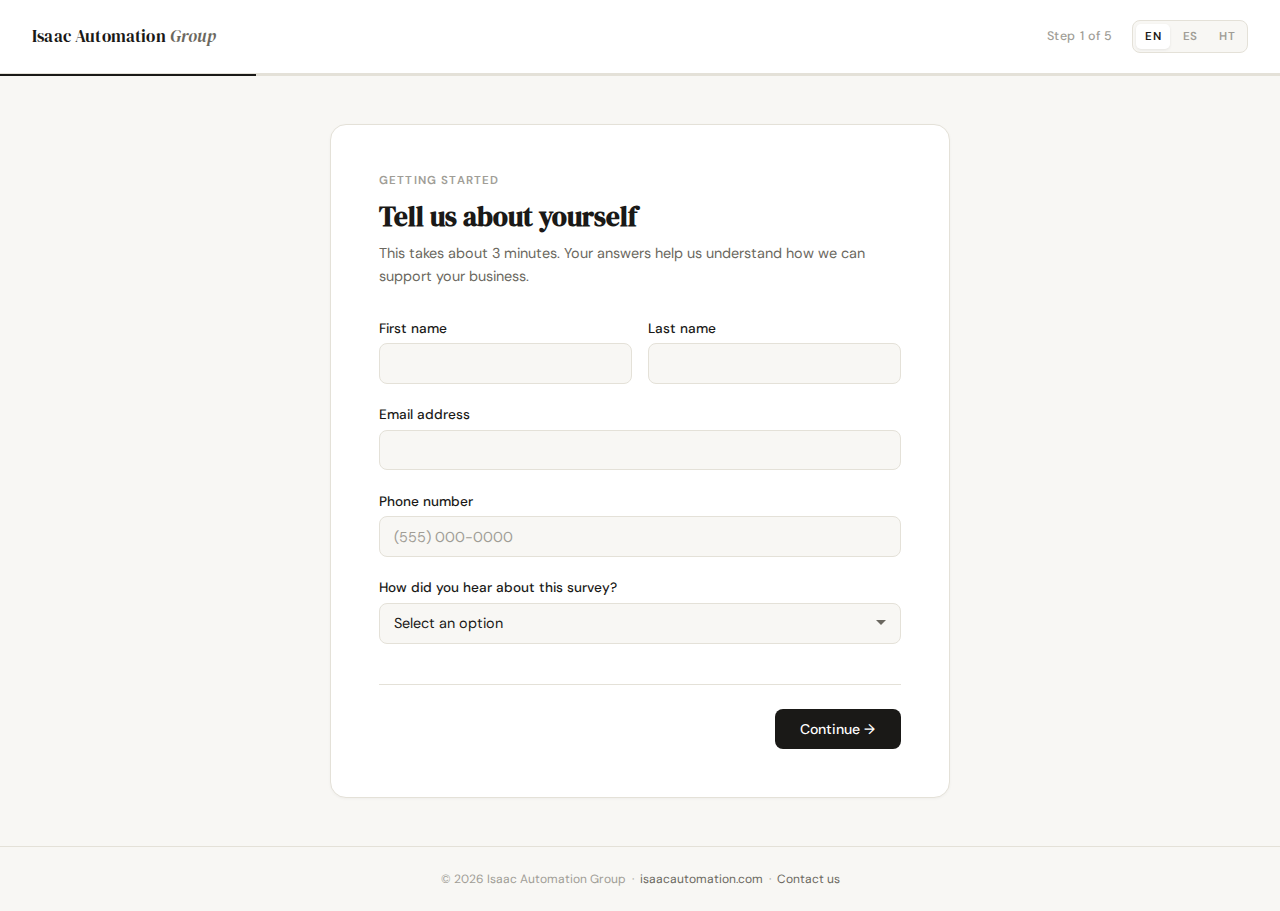
<file: survey.html>
<!DOCTYPE html>
<html lang="en">
<head>
<meta charset="UTF-8">
<meta name="viewport" content="width=device-width, initial-scale=1.0">
<title>Business Growth Assessment — Isaac Automation Group</title>
<link href="https://fonts.googleapis.com/css2?family=DM+Sans:wght@300;400;500;600&family=DM+Serif+Display:ital@0;1&display=swap" rel="stylesheet">
<style>
  *, *::before, *::after { box-sizing: border-box; margin: 0; padding: 0; }
  :root {
    --bg: #F8F7F4; --surface: #FFFFFF; --border: #E4E1D8; --border-strong: #C8C4B8;
    --text-primary: #1A1917; --text-secondary: #6B6860; --text-hint: #A09D96;
    --accent-light: #F0EDE6; --progress-fill: #1A1917;
    --tag-bg: #EEEAE2; --tag-text: #4A4844; --error: #C0392B;
  }
  body { font-family: 'DM Sans', sans-serif; background: var(--bg); color: var(--text-primary); min-height: 100vh; display: flex; flex-direction: column; }
  header { padding: 1.25rem 2rem; background: var(--surface); border-bottom: 1px solid var(--border); display: flex; align-items: center; justify-content: space-between; gap: 1rem; }
  .logo { font-family: 'DM Serif Display', serif; font-size: 1.05rem; letter-spacing: 0.01em; flex-shrink: 0; }
  .logo span { font-style: italic; color: var(--text-secondary); }
  .header-right { display: flex; align-items: center; gap: 1.25rem; }
  .step-counter { font-size: 0.78rem; color: var(--text-hint); letter-spacing: 0.05em; font-weight: 500; white-space: nowrap; }
  .lang-switcher { display: flex; gap: 0.25rem; background: var(--bg); border: 1px solid var(--border); border-radius: 8px; padding: 3px; }
  .lang-btn { font-family: 'DM Sans', sans-serif; font-size: 0.72rem; font-weight: 600; letter-spacing: 0.04em; padding: 0.3rem 0.55rem; border: none; background: none; border-radius: 5px; cursor: pointer; color: var(--text-hint); transition: all 0.15s; white-space: nowrap; }
  .lang-btn.active { background: var(--surface); color: var(--text-primary); box-shadow: 0 1px 3px rgba(0,0,0,0.08); }
  .lang-btn:hover:not(.active) { color: var(--text-secondary); }
  .progress-bar { height: 2px; background: var(--border); }
  .progress-fill { height: 100%; background: var(--progress-fill); transition: width 0.4s cubic-bezier(0.4,0,0.2,1); }
  main { flex: 1; display: flex; align-items: flex-start; justify-content: center; padding: 3rem 1.5rem; }
  .survey-card { background: var(--surface); border: 1px solid var(--border); border-radius: 16px; padding: 3rem; max-width: 620px; width: 100%; box-shadow: 0 1px 3px rgba(0,0,0,0.04); }
  .step { display: none; }
  .step.active { display: block; }
  .step-label { font-size: 0.72rem; font-weight: 600; letter-spacing: 0.1em; text-transform: uppercase; color: var(--text-hint); margin-bottom: 0.75rem; }
  h2 { font-family: 'DM Serif Display', serif; font-size: 1.7rem; line-height: 1.25; margin-bottom: 0.5rem; }
  .subtitle { font-size: 0.9rem; color: var(--text-secondary); margin-bottom: 2rem; line-height: 1.6; }
  .field { margin-bottom: 1.4rem; }
  label { display: block; font-size: 0.85rem; font-weight: 500; color: var(--text-primary); margin-bottom: 0.4rem; }
  label .req { color: var(--error); margin-left: 2px; }
  input[type="text"], input[type="email"], input[type="tel"], input[type="url"], select, textarea {
    width: 100%; font-family: 'DM Sans', sans-serif; font-size: 0.9rem; color: var(--text-primary);
    background: var(--bg); border: 1px solid var(--border); border-radius: 8px;
    padding: 0.65rem 0.9rem; outline: none; transition: border-color 0.2s; -webkit-appearance: none; appearance: none;
  }
  input:focus, select:focus, textarea:focus { border-color: var(--text-primary); background: #fff; }
  input::placeholder, textarea::placeholder { color: var(--text-hint); }
  textarea { resize: vertical; min-height: 90px; line-height: 1.6; }
  select { background-image: url("data:image/svg+xml,%3Csvg xmlns='http://www.w3.org/2000/svg' width='12' height='12' viewBox='0 0 12 12'%3E%3Cpath fill='%236B6860' d='M6 8L1 3h10z'/%3E%3C/svg%3E"); background-repeat: no-repeat; background-position: right 0.8rem center; padding-right: 2.2rem; }
  .field-row { display: grid; grid-template-columns: 1fr 1fr; gap: 1rem; }
  .checkbox-grid { display: grid; grid-template-columns: 1fr 1fr; gap: 0.6rem; margin-top: 0.2rem; }
  .check-item { display: flex; align-items: center; gap: 0.5rem; padding: 0.6rem 0.8rem; border: 1px solid var(--border); border-radius: 8px; cursor: pointer; transition: all 0.15s; background: var(--bg); user-select: none; }
  .check-item:hover { border-color: var(--border-strong); background: #fff; }
  .check-item.selected { border-color: var(--text-primary); background: var(--accent-light); }
  .check-item input[type="checkbox"] { width: 15px; height: 15px; flex-shrink: 0; accent-color: var(--text-primary); cursor: pointer; }
  .check-item span { font-size: 0.82rem; font-weight: 400; line-height: 1.3; }
  .radio-group { display: flex; flex-direction: column; gap: 0.5rem; }
  .radio-item { display: flex; align-items: center; gap: 0.75rem; padding: 0.75rem 1rem; border: 1px solid var(--border); border-radius: 8px; cursor: pointer; transition: all 0.15s; background: var(--bg); }
  .radio-item:hover { border-color: var(--border-strong); background: #fff; }
  .radio-item.selected { border-color: var(--text-primary); background: var(--accent-light); }
  .radio-item input[type="radio"] { width: 16px; height: 16px; accent-color: var(--text-primary); cursor: pointer; flex-shrink: 0; }
  .radio-item .radio-label { font-size: 0.88rem; font-weight: 400; }
  .radio-item .radio-sub { font-size: 0.78rem; color: var(--text-secondary); margin-top: 2px; }
  .scale-row { display: flex; gap: 0.4rem; margin-top: 0.4rem; }
  .scale-btn { flex: 1; padding: 0.55rem 0; border: 1px solid var(--border); border-radius: 6px; background: var(--bg); font-family: 'DM Sans', sans-serif; font-size: 0.85rem; cursor: pointer; transition: all 0.15s; color: var(--text-secondary); }
  .scale-btn:hover { border-color: var(--border-strong); color: var(--text-primary); background: #fff; }
  .scale-btn.selected { border-color: var(--text-primary); background: var(--text-primary); color: #fff; }
  .scale-labels { display: flex; justify-content: space-between; margin-top: 0.4rem; }
  .scale-labels span { font-size: 0.72rem; color: var(--text-hint); }
  .error-msg { font-size: 0.78rem; color: var(--error); margin-top: 0.35rem; display: none; }
  .field.has-error input, .field.has-error select, .field.has-error textarea { border-color: var(--error); }
  .field.has-error .error-msg { display: block; }
  .nav-row { display: flex; align-items: center; justify-content: space-between; margin-top: 2.5rem; padding-top: 1.5rem; border-top: 1px solid var(--border); }
  .btn-back { font-family: 'DM Sans', sans-serif; font-size: 0.85rem; font-weight: 500; color: var(--text-secondary); background: none; border: none; cursor: pointer; padding: 0.6rem 0; transition: color 0.15s; }
  .btn-back:hover { color: var(--text-primary); }
  .btn-next, .btn-submit { font-family: 'DM Sans', sans-serif; font-size: 0.88rem; font-weight: 500; color: #fff; background: var(--text-primary); border: none; border-radius: 8px; padding: 0.7rem 1.6rem; cursor: pointer; transition: opacity 0.15s; }
  .btn-next:hover, .btn-submit:hover { opacity: 0.85; }
  .consent-row { display: flex; align-items: flex-start; gap: 0.65rem; padding: 1rem; background: var(--accent-light); border: 1px solid var(--border); border-radius: 8px; margin-bottom: 1rem; }
  .consent-row input[type="checkbox"] { width: 16px; height: 16px; flex-shrink: 0; margin-top: 2px; accent-color: var(--text-primary); cursor: pointer; }
  .consent-row p { font-size: 0.8rem; color: var(--text-secondary); line-height: 1.6; }
  .ty-icon { width: 52px; height: 52px; background: var(--text-primary); border-radius: 50%; display: flex; align-items: center; justify-content: center; margin-bottom: 1.5rem; }
  .ty-icon svg { width: 22px; height: 22px; }
  .pain-summary { background: var(--accent-light); border: 1px solid var(--border); border-radius: 10px; padding: 1.25rem 1.5rem; margin: 1.5rem 0; }
  .pain-summary h4 { font-size: 0.75rem; font-weight: 600; letter-spacing: 0.08em; text-transform: uppercase; color: var(--text-hint); margin-bottom: 0.8rem; }
  .pain-tag { display: inline-block; background: var(--tag-bg); color: var(--tag-text); font-size: 0.78rem; font-weight: 500; padding: 0.3rem 0.7rem; border-radius: 20px; margin: 0.2rem 0.2rem 0.2rem 0; }
  .pain-note { font-size: 0.83rem; color: var(--text-secondary); margin-top: 0.8rem; line-height: 1.6; font-style: italic; }
  .next-steps { font-size: 0.85rem; color: var(--text-secondary); background: var(--surface); border: 1px solid var(--border); border-radius: 10px; padding: 1rem 1.25rem; }
  .next-steps p { margin-bottom: 0.5rem; }
  .next-steps p:last-child { margin-bottom: 0; }
  .next-steps strong { color: var(--text-primary); font-weight: 500; }
  footer { text-align: center; padding: 1.5rem; font-size: 0.75rem; color: var(--text-hint); border-top: 1px solid var(--border); }
  footer a { color: var(--text-secondary); text-decoration: none; }
  footer a:hover { color: var(--text-primary); }
  @media (max-width: 580px) {
    .survey-card { padding: 2rem 1.5rem; border-radius: 12px; }
    .field-row, .checkbox-grid { grid-template-columns: 1fr; }
    h2 { font-size: 1.4rem; }
    main { padding: 1.5rem 1rem; }
    header { padding: 1rem 1.25rem; }
  }
</style>
</head>
<body>

<header>
  <div class="logo">Isaac Automation <span>Group</span></div>
  <div class="header-right">
    <div class="step-counter" id="step-counter"></div>
    <div class="lang-switcher">
      <button class="lang-btn active" onclick="setLang('en')">EN</button>
      <button class="lang-btn" onclick="setLang('es')">ES</button>
      <button class="lang-btn" onclick="setLang('ht')">HT</button>
    </div>
  </div>
</header>
<div class="progress-bar"><div class="progress-fill" id="progress-fill" style="width:20%"></div></div>

<main>
<div class="survey-card" id="survey-wrap">

  <!-- STEP 1 -->
  <div class="step active" id="step-1">
    <div class="step-label" data-t="s1label"></div>
    <h2 data-t="s1h2"></h2>
    <p class="subtitle" data-t="s1sub"></p>
    <div class="field-row">
      <div class="field" id="f-first">
        <label data-t="firstName"><span class="req">*</span></label>
        <input type="text" id="first-name" />
        <div class="error-msg" data-t="errFirst"></div>
      </div>
      <div class="field" id="f-last">
        <label data-t="lastName"><span class="req">*</span></label>
        <input type="text" id="last-name" />
        <div class="error-msg" data-t="errLast"></div>
      </div>
    </div>
    <div class="field" id="f-email">
      <label data-t="emailLabel"><span class="req">*</span></label>
      <input type="email" id="email" />
      <div class="error-msg" data-t="errEmail"></div>
    </div>
    <div class="field" id="f-phone">
      <label data-t="phoneLabel"><span class="req">*</span></label>
      <input type="tel" id="phone" placeholder="(555) 000-0000" />
      <div class="error-msg" data-t="errPhone"></div>
    </div>
    <div class="field">
      <label data-t="referredBy"></label>
      <select id="referred-by" data-opts="refOpts"></select>
    </div>
    <div class="nav-row">
      <span></span>
      <button class="btn-next" onclick="nextStep(1)" data-t="btnContinue"></button>
    </div>
  </div>

  <!-- STEP 2 -->
  <div class="step" id="step-2">
    <div class="step-label" data-t="s2label"></div>
    <h2 data-t="s2h2"></h2>
    <p class="subtitle" data-t="s2sub"></p>
    <div class="field" id="f-biz-name">
      <label data-t="bizName"><span class="req">*</span></label>
      <input type="text" id="biz-name" data-ph="bizNamePh" />
      <div class="error-msg" data-t="errBizName"></div>
    </div>
    <div class="field-row">
      <div class="field" id="f-industry">
        <label data-t="industryLabel"><span class="req">*</span></label>
        <select id="industry" data-opts="indOpts"></select>
        <div class="error-msg" data-t="errIndustry"></div>
      </div>
      <div class="field" id="f-team-size">
        <label data-t="teamLabel"><span class="req">*</span></label>
        <select id="team-size" data-opts="teamOpts"></select>
        <div class="error-msg" data-t="errTeam"></div>
      </div>
    </div>
    <div class="field">
      <label data-t="revenueLabel"></label>
      <select id="revenue" data-opts="revOpts"></select>
    </div>
    <div class="field">
      <label data-t="websiteLabel"></label>
      <input type="url" id="website" placeholder="https://yourbusiness.com" />
    </div>
    <div class="nav-row">
      <button class="btn-back" onclick="prevStep(2)" data-t="btnBack"></button>
      <button class="btn-next" onclick="nextStep(2)" data-t="btnContinue"></button>
    </div>
  </div>

  <!-- STEP 3 -->
  <div class="step" id="step-3">
    <div class="step-label" data-t="s3label"></div>
    <h2 data-t="s3h2"></h2>
    <p class="subtitle" data-t="s3sub"></p>
    <div class="field" id="f-pain">
      <label data-t="painLabel"></label>
      <div class="checkbox-grid" id="pain-grid"></div>
      <div class="error-msg" id="pain-error" data-t="errPain"></div>
    </div>
    <div class="field">
      <label data-t="painDetailLabel"></label>
      <textarea id="pain-detail" data-ph="painDetailPh"></textarea>
    </div>
    <div class="nav-row">
      <button class="btn-back" onclick="prevStep(3)" data-t="btnBack"></button>
      <button class="btn-next" onclick="nextStep(3)" data-t="btnContinue"></button>
    </div>
  </div>

  <!-- STEP 4 -->
  <div class="step" id="step-4">
    <div class="step-label" data-t="s4label"></div>
    <h2 data-t="s4h2"></h2>
    <p class="subtitle" data-t="s4sub"></p>
    <div class="field">
      <label data-t="investLabel"></label>
      <div class="radio-group" id="invest-group"></div>
    </div>
    <div class="field">
      <label data-t="urgencyLabel"></label>
      <div class="scale-row" id="urgency-scale">
        <button class="scale-btn" onclick="selectScale(this,'urgency-scale')" data-val="1">1</button>
        <button class="scale-btn" onclick="selectScale(this,'urgency-scale')" data-val="2">2</button>
        <button class="scale-btn" onclick="selectScale(this,'urgency-scale')" data-val="3">3</button>
        <button class="scale-btn" onclick="selectScale(this,'urgency-scale')" data-val="4">4</button>
        <button class="scale-btn" onclick="selectScale(this,'urgency-scale')" data-val="5">5</button>
        <button class="scale-btn" onclick="selectScale(this,'urgency-scale')" data-val="6">6</button>
        <button class="scale-btn" onclick="selectScale(this,'urgency-scale')" data-val="7">7</button>
        <button class="scale-btn" onclick="selectScale(this,'urgency-scale')" data-val="8">8</button>
        <button class="scale-btn" onclick="selectScale(this,'urgency-scale')" data-val="9">9</button>
        <button class="scale-btn" onclick="selectScale(this,'urgency-scale')" data-val="10">10</button>
      </div>
      <div class="scale-labels"><span data-t="scaleMin"></span><span data-t="scaleMax"></span></div>
    </div>
    <div class="field">
      <label data-t="toolsLabel"></label>
      <select id="current-tools" data-opts="toolsOpts"></select>
    </div>
    <div class="field">
      <label data-t="extraLabel"></label>
      <textarea id="extra-notes" data-ph="extraPh"></textarea>
    </div>
    <div class="nav-row">
      <button class="btn-back" onclick="prevStep(4)" data-t="btnBack"></button>
      <button class="btn-next" onclick="nextStep(4)" data-t="btnContinue"></button>
    </div>
  </div>

  <!-- STEP 5 -->
  <div class="step" id="step-5">
    <div class="step-label" data-t="s5label"></div>
    <h2 data-t="s5h2"></h2>
    <p class="subtitle" data-t="s5sub"></p>
    <div class="consent-row">
      <input type="checkbox" id="consent-check" />
      <p data-t="consent1"></p>
    </div>
    <div class="consent-row">
      <input type="checkbox" id="email-list-check" checked />
      <p data-t="consent2"></p>
    </div>
    <div class="error-msg" id="consent-error" style="display:none" data-t="errConsent"></div>
    <div class="nav-row">
      <button class="btn-back" onclick="prevStep(5)" data-t="btnBack"></button>
      <button class="btn-submit" onclick="submitForm()" data-t="btnSubmit"></button>
    </div>
  </div>

</div>

<!-- THANK YOU -->
<div class="survey-card" id="thank-you" style="display:none">
  <div class="ty-icon">
    <svg viewBox="0 0 24 24" fill="none" stroke="white" stroke-width="2.5" stroke-linecap="round" stroke-linejoin="round"><polyline points="20 6 9 17 4 12"></polyline></svg>
  </div>
  <h2 data-t="tyH2"></h2>
  <p class="subtitle" data-t="tySub"></p>
  <div class="pain-summary" id="pain-summary-block">
    <h4 data-t="tySnapshotLabel"></h4>
    <div id="pain-tags"></div>
    <div class="pain-note" id="pain-note-block"></div>
  </div>
  <div class="next-steps">
    <p><strong data-t="tyNextLabel"></strong></p>
    <p data-t="tyNextBody"></p>
    <p style="margin-top:0.75rem"><a href="https://isaacautomation.com" style="color:var(--text-primary);font-weight:500" data-t="tyBack"></a></p>
  </div>
</div>
</main>

<footer>&copy; 2026 Isaac Automation Group &nbsp;·&nbsp; <a href="https://isaacautomation.com">isaacautomation.com</a> &nbsp;·&nbsp; <a href="mailto:isaacautomationgroup@isaacautomation.com" data-t="footerContact"></a></footer>

<script>
const T = {
  en: {
    stepFn: n => n === 'done' ? 'Complete' : 'Step ' + n + ' of 5',
    s1label:'Getting started', s1h2:'Tell us about yourself', s1sub:'This takes about 3 minutes. Your answers help us understand how we can support your business.',
    firstName:'First name', lastName:'Last name', emailLabel:'Email address', phoneLabel:'Phone number',
    referredBy:'How did you hear about this survey?',
    errFirst:'Please enter your first name.', errLast:'Please enter your last name.',
    errEmail:'Please enter a valid email address.', errPhone:'Please enter your phone number.',
    btnContinue:'Continue →', btnBack:'← Back',
    s2label:'Your business', s2h2:'About your company', s2sub:'We work with all types of businesses. The more detail you share, the better we can tailor our conversation.',
    bizName:'Business name', bizNamePh:'Acme Roofing Co.',
    industryLabel:'Industry / Type', teamLabel:'Team size', revenueLabel:'Annual revenue range', websiteLabel:'Website (optional)',
    errBizName:'Please enter your business name.', errIndustry:'Please select your industry.', errTeam:'Please select your team size.',
    s3label:'Challenges', s3h2:'Where does your business feel the friction?', s3sub:'Select every area that slows you down. There are no wrong answers.',
    painLabel:'Top challenges (select all that apply)',
    painDetailLabel:"In your own words — what's the #1 thing costing you the most time or money right now?",
    painDetailPh:'e.g. We spend 3+ hours a day manually calling leads that never pick up…',
    errPain:'Please select at least one challenge.',
    s4label:'Fit & intent', s4h2:"Let's understand your priorities", s4sub:'A few quick questions so we come prepared with the right conversation.',
    investLabel:'How open are you to investing in automation tools if they solve your top problem?',
    urgencyLabel:'On a scale of 1–10, how urgent is solving your #1 challenge?',
    scaleMin:'Not urgent', scaleMax:'On fire',
    toolsLabel:'Are you currently using any automation or CRM tools?',
    extraLabel:"Anything else you'd like us to know before we connect?", extraPh:'Goals, concerns, previous experiences with agencies…',
    s5label:'Almost done', s5h2:'Confirm and submit', s5sub:"We'll review your answers and reach out within 1–2 business days. You'll also receive a copy of your pain point summary by email.",
    consent1:'I agree to be contacted by Isaac Automation Group about my business challenges and how automation may help. My information will never be sold or shared.',
    consent2:'Add me to the IAG email list for free automation tips, case studies, and small business growth resources. (Unsubscribe anytime.)',
    errConsent:'Please check the box above to continue.',
    btnSubmit:'Submit my assessment',
    tyH2:"You're all set.", tySub:"Thank you for taking the time to share. We've received your business assessment and will be in touch within 1–2 business days.",
    tySnapshotLabel:'Your business snapshot', tyNextLabel:'What happens next:',
    tyNextBody:"Our team will review your answers and reach out to schedule a short call — no pitch, no pressure. Just a conversation about what's actually slowing your business down.",
    tyBack:'← Back to isaacautomation.com', footerContact:'Contact us',
    refOpts: ['Select an option','Referred by a friend or contact','Isaac Automation Group website','Social media','Other'],
    indOpts: ['Select…','Home Services (HVAC, Roofing, Plumbing)','Healthcare / Chiropractic / Dental','Real Estate','Legal / Law Firm','Retail / E-commerce','Restaurant / Food & Beverage','Transportation / Logistics','Manufacturing / Industrial','Fitness / Wellness','Marketing / Agency','Financial Services','Education / Training','Other'],
    teamOpts: ['Select…','Just me','2–5 people','6–15 people','16–50 people','50+ people'],
    revOpts: ['Prefer not to say','Under $100K','$100K – $500K','$500K – $1M','$1M – $5M','$5M+'],
    toolsOpts: ['Select…','No — everything is manual','Basic tools (spreadsheets, email only)','Some CRM (HubSpot, Salesforce, etc.)','GoHighLevel','We have a system but it\'s not working well','Yes — fully automated and happy'],
    painItems: ['Lead gen & follow-up','Missed calls & lost leads','Appointment scheduling','Customer communication','Quoting & estimates','CRM & data entry','Online reviews & reputation','Staff bandwidth & repetitive tasks','Reporting & analytics','Marketing & ad spend','Cash flow & invoicing','Hiring & retaining staff'],
    investItems: [
      {label:'Just exploring for now', sub:'No budget committed yet'},
      {label:'Open if the ROI is clear', sub:'Would move within 1–3 months'},
      {label:'Actively looking right now', sub:'Ready to implement within 30 days'},
      {label:'Already budgeted for this', sub:'Budget is approved and ready'},
    ],
  },
  es: {
    stepFn: n => n === 'done' ? 'Completo' : 'Paso ' + n + ' de 5',
    s1label:'Empecemos', s1h2:'Cuéntanos sobre ti', s1sub:'Esto tarda unos 3 minutos. Tus respuestas nos ayudan a entender cómo podemos apoyar tu negocio.',
    firstName:'Nombre', lastName:'Apellido', emailLabel:'Correo electrónico', phoneLabel:'Número de teléfono',
    referredBy:'¿Cómo te enteraste de esta encuesta?',
    errFirst:'Por favor ingresa tu nombre.', errLast:'Por favor ingresa tu apellido.',
    errEmail:'Por favor ingresa un correo electrónico válido.', errPhone:'Por favor ingresa tu número de teléfono.',
    btnContinue:'Continuar →', btnBack:'← Atrás',
    s2label:'Tu negocio', s2h2:'Sobre tu empresa', s2sub:'Trabajamos con todo tipo de negocios. Mientras más detalle compartas, mejor podemos adaptar nuestra conversación.',
    bizName:'Nombre del negocio', bizNamePh:'Techado Acme S.A.',
    industryLabel:'Industria / Tipo', teamLabel:'Tamaño del equipo', revenueLabel:'Rango de ingresos anuales', websiteLabel:'Sitio web (opcional)',
    errBizName:'Por favor ingresa el nombre de tu negocio.', errIndustry:'Por favor selecciona tu industria.', errTeam:'Por favor selecciona el tamaño de tu equipo.',
    s3label:'Desafíos', s3h2:'¿Dónde siente fricción tu negocio?', s3sub:'Selecciona todas las áreas que te ralentizan. No hay respuestas incorrectas.',
    painLabel:'Principales desafíos (selecciona todos los que apliquen)',
    painDetailLabel:'En tus propias palabras — ¿cuál es el problema #1 que más te cuesta tiempo o dinero ahora mismo?',
    painDetailPh:'Ej. Pasamos más de 3 horas al día llamando manualmente a leads que nunca contestan…',
    errPain:'Por favor selecciona al menos un desafío.',
    s4label:'Compatibilidad e intención', s4h2:'Entendamos tus prioridades', s4sub:'Algunas preguntas rápidas para llegar preparados a la conversación correcta.',
    investLabel:'¿Qué tan abierto estás a invertir en herramientas de automatización si resuelven tu problema principal?',
    urgencyLabel:'En una escala del 1 al 10, ¿qué tan urgente es resolver tu desafío #1?',
    scaleMin:'No urgente', scaleMax:'Urgentísimo',
    toolsLabel:'¿Estás usando actualmente alguna herramienta de automatización o CRM?',
    extraLabel:'¿Hay algo más que quieras que sepamos antes de conectarnos?', extraPh:'Objetivos, preocupaciones, experiencias previas con agencias…',
    s5label:'Casi terminamos', s5h2:'Confirmar y enviar', s5sub:'Revisaremos tus respuestas y nos comunicaremos contigo en 1–2 días hábiles. También recibirás un resumen de tus puntos de dolor por correo.',
    consent1:'Acepto ser contactado por Isaac Automation Group sobre los desafíos de mi negocio y cómo la automatización puede ayudar. Mi información nunca será vendida ni compartida.',
    consent2:'Agrégame a la lista de correo de IAG para recibir consejos de automatización, casos de estudio y recursos de crecimiento. (Puedes darte de baja en cualquier momento.)',
    errConsent:'Por favor marca la casilla para continuar.',
    btnSubmit:'Enviar mi evaluación',
    tyH2:'¡Todo listo.', tySub:'Gracias por tomarte el tiempo de compartir. Hemos recibido tu evaluación y nos pondremos en contacto en 1–2 días hábiles.',
    tySnapshotLabel:'Tu resumen empresarial', tyNextLabel:'¿Qué sigue?',
    tyNextBody:'Nuestro equipo revisará tus respuestas y se comunicará para agendar una llamada breve — sin discurso de ventas, sin presión.',
    tyBack:'← Volver a isaacautomation.com', footerContact:'Contáctanos',
    refOpts: ['Selecciona una opción','Referido por un amigo o contacto','Sitio web de Isaac Automation Group','Redes sociales','Otro'],
    indOpts: ['Seleccionar…','Servicios del hogar (HVAC, Techado, Plomería)','Salud / Quiropráctica / Dental','Bienes Raíces','Legal / Bufete de abogados','Retail / Comercio electrónico','Restaurante / Alimentos y bebidas','Transporte / Logística','Manufactura / Industrial','Fitness / Bienestar','Marketing / Agencia','Servicios financieros','Educación / Capacitación','Otro'],
    teamOpts: ['Seleccionar…','Solo yo','2–5 personas','6–15 personas','16–50 personas','Más de 50 personas'],
    revOpts: ['Prefiero no decir','Menos de $100K','$100K – $500K','$500K – $1M','$1M – $5M','$5M+'],
    toolsOpts: ['Seleccionar…','No — todo es manual','Herramientas básicas (hojas de cálculo, solo email)','Algún CRM (HubSpot, Salesforce, etc.)','GoHighLevel','Tenemos un sistema pero no funciona bien','Sí — completamente automatizado y satisfecho'],
    painItems: ['Generación de leads y seguimiento','Llamadas perdidas y leads perdidos','Programación de citas','Comunicación con clientes','Cotizaciones y presupuestos','CRM y captura de datos','Reseñas en línea y reputación','Tareas repetitivas del personal','Reportes y análisis','Marketing y publicidad','Flujo de caja y facturación','Contratación y retención de personal'],
    investItems: [
      {label:'Solo explorando por ahora', sub:'Sin presupuesto comprometido aún'},
      {label:'Abierto si el ROI es claro', sub:'Me movería en 1–3 meses'},
      {label:'Buscando activamente ahora', sub:'Listo para implementar en 30 días'},
      {label:'Ya tengo presupuesto para esto', sub:'El presupuesto está aprobado y listo'},
    ],
  },
  ht: {
    stepFn: n => n === 'done' ? 'Konplè' : 'Etap ' + n + ' nan 5',
    s1label:'Kòmanse', s1h2:'Pale nou de ou', s1sub:'Sa pran anviwon 3 minit. Repons ou yo ede nou konprann kijan nou ka sipòte biznis ou.',
    firstName:'Prenon', lastName:'Siyati', emailLabel:'Adrès imèl', phoneLabel:'Nimewo telefòn',
    referredBy:'Ki jan ou aprann de sondaj sa a?',
    errFirst:'Tanpri antre prenon ou.', errLast:'Tanpri antre siyati ou.',
    errEmail:'Tanpri antre yon adrès imèl valid.', errPhone:'Tanpri antre nimewo telefòn ou.',
    btnContinue:'Kontinye →', btnBack:'← Retounen',
    s2label:'Biznis ou', s2h2:'De konpayi ou', s2sub:'Nou travay ak tout kalite biznis. Plis detay ou pataje, pi bon nou ka adapte konvèsasyon an.',
    bizName:'Non biznis', bizNamePh:'Toitiray Acme SA',
    industryLabel:'Endistri / Tip', teamLabel:'Gwosè ekip la', revenueLabel:'Ranje revni anyèl', websiteLabel:'Sit entènèt (opsyonèl)',
    errBizName:'Tanpri antre non biznis ou.', errIndustry:'Tanpri chwazi endistri ou.', errTeam:'Tanpri chwazi gwosè ekip ou.',
    s3label:'Defi', s3h2:'Ki kote biznis ou santi frikasyon?', s3sub:'Chwazi tout domèn ki ralanti ou. Pa gen move repons.',
    painLabel:'Pi gwo defi yo (chwazi tout ki aplike)',
    painDetailLabel:'Nan pwòp mo pa ou — ki bagay #1 ki koute ou plis tan oswa lajan kounye a?',
    painDetailPh:'Pa egzanp: Nou pase plis pase 3 èdtan pa jou ap rele lead manyèlman…',
    errPain:'Tanpri chwazi omwen yon defi.',
    s4label:'Konpatibilite ak entansyon', s4h2:'Ann konprann priyorite ou yo', s4sub:'Kèk kesyon rapid pou nou vini prepare ak bon konvèsasyon an.',
    investLabel:'Ki jan ou ouvè pou envesti nan zouti otomatizasyon si yo rezoud pwoblèm prensipal ou?',
    urgencyLabel:'Sou yon echèl 1–10, ki jan sa ijan pou rezoud defi #1 ou?',
    scaleMin:'Pa ijan', scaleMax:'Trè ijan',
    toolsLabel:'Èske ou itilize kounye a nenpòt zouti otomatizasyon oswa CRM?',
    extraLabel:'Gen lòt bagay ou ta renmen nou konnen anvan nou konekte?', extraPh:'Objektif, enkyetid, eksperyans ansyen ak ajans…',
    s5label:'Prèske fini', s5h2:'Konfime epi soumèt', s5sub:'Nou pral revize repons ou yo epi kontakte ou nan 1–2 jou ouvrab. Ou pral resevwa yon kopi rezime pa imèl.',
    consent1:'Mwen dakò pou Isaac Automation Group kontakte mwen konsènan defi biznis mwen ak kijan otomatizasyon ka ede. Enfòmasyon mwen yo pap janm vann oswa pataje.',
    consent2:'Ajoute mwen nan lis imèl IAG pou jwenn konsèy otomatizasyon gratis, etid de ka, ak resous kwasans biznis. (Ou ka dezabòne nenpòt ki lè.)',
    errConsent:'Tanpri koche bwat la pou kontinye.',
    btnSubmit:'Soumèt evalyasyon mwen',
    tyH2:'Ou fin fè li.', tySub:'Mèsi paske ou te pran tan pou pataje. Nou resevwa evalyasyon biznis ou a epi n ap kontakte ou nan 1–2 jou ouvrab.',
    tySnapshotLabel:'Rezime biznis ou', tyNextLabel:'Kisa k ap pase apre?',
    tyNextBody:'Ekip nou an ap revize repons ou yo epi kontakte ou pou planifye yon ti apèl — san vant, san presyon.',
    tyBack:'← Retounen nan isaacautomation.com', footerContact:'Kontakte nou',
    refOpts: ['Chwazi yon opsyon','Refere pa yon zanmi oswa kontak','Sit entènèt Isaac Automation Group','Rezo sosyal','Lòt'],
    indOpts: ['Chwazi…','Sèvis Kay (HVAC, Toitiray, Plonbri)','Sante / Kiropraktik / Dantèl','Imobilye','Legal / Kabinè Avoka','Vann detay / Ekomès','Restoran / Manje ak Bwason','Transpò / Lojistik','Fabrikasyon / Endistriyèl','Kondisyon fizik / Byennèt','Maketing / Ajans','Sèvis finansye','Edikasyon / Fòmasyon','Lòt'],
    teamOpts: ['Chwazi…','Sèlman mwen','2–5 moun','6–15 moun','16–50 moun','Plis pase 50 moun'],
    revOpts: ['Prefere pa di','Mwens pase $100K','$100K – $500K','$500K – $1M','$1M – $5M','$5M+'],
    toolsOpts: ['Chwazi…','Non — tout bagay manyèl','Zouti debaz (fèy kalkil, imèl sèlman)','Kèk CRM (HubSpot, Salesforce, elatriye)','GoHighLevel','Nou gen yon sistèm men li pa travay byen','Wi — konplètman otomatize epi satisfè'],
    painItems: ['Jenerasyon lead ak swivi','Apèl manke ak lead pèdu','Planifikasyon randevou','Kominikasyon ak kliyan','Devis ak estimasyon','CRM ak antre done','Avis sou entènèt ak reputasyon','Kapasite anplwaye ak travay repetitif','Rapò ak analiz','Maketing ak depans piblisite','Flò kach ak faktirasyon','Anbauchman ak retansyon anplwaye'],
    investItems: [
      {label:'Jis ap eksplore pou kounye a', sub:'Pa gen bidjè angaje yet'},
      {label:'Ouvè si ROI a klè', sub:'Ta deplase nan 1–3 mwa'},
      {label:'Ap chèche aktivman kounye a', sub:'Prè pou aplike nan 30 jou'},
      {label:'Deja gen bidjè pou sa', sub:'Bidjè a apwouve epi prè'},
    ],
  }
};

let lang = 'en';
let currentStep = 1;

function tr(key) { return (T[lang] && T[lang][key] !== undefined) ? T[lang][key] : (T.en[key] || ''); }

function buildSelects() {
  document.querySelectorAll('select[data-opts]').forEach(sel => {
    const key = sel.getAttribute('data-opts');
    const opts = tr(key);
    if (!Array.isArray(opts)) return;
    const saved = sel.value;
    sel.innerHTML = '';
    opts.forEach((txt, i) => {
      const o = document.createElement('option');
      o.textContent = txt;
      if (i === 0 && sel.id !== 'revenue') o.value = '';
      sel.appendChild(o);
    });
    sel.value = saved;
  });
}

function buildPainGrid() {
  const grid = document.getElementById('pain-grid');
  const items = tr('painItems');
  const checked = Array.from(grid.querySelectorAll('input:checked')).map((_,i) => i);
  grid.innerHTML = '';
  items.forEach((txt, i) => {
    const lbl = document.createElement('label');
    lbl.className = 'check-item' + (checked.includes(i) ? ' selected' : '');
    lbl.setAttribute('onclick', 'toggleCheck(this)');
    const cb = document.createElement('input');
    cb.type = 'checkbox';
    cb.checked = checked.includes(i);
    const sp = document.createElement('span');
    sp.textContent = txt;
    lbl.appendChild(cb); lbl.appendChild(sp);
    grid.appendChild(lbl);
  });
}

function buildInvestGroup() {
  const group = document.getElementById('invest-group');
  const items = tr('investItems');
  const selectedIdx = Array.from(group.querySelectorAll('.radio-item')).findIndex(r => r.classList.contains('selected'));
  group.innerHTML = '';
  items.forEach((item, i) => {
    const lbl = document.createElement('label');
    lbl.className = 'radio-item' + (i === selectedIdx ? ' selected' : '');
    lbl.setAttribute('onclick', "selectRadio(this,'invest-group')");
    const rb = document.createElement('input');
    rb.type = 'radio'; rb.name = 'invest';
    rb.checked = i === selectedIdx;
    const wrap = document.createElement('div');
    const rLabel = document.createElement('div'); rLabel.className = 'radio-label'; rLabel.textContent = item.label;
    const rSub = document.createElement('div'); rSub.className = 'radio-sub'; rSub.textContent = item.sub;
    wrap.appendChild(rLabel); wrap.appendChild(rSub);
    lbl.appendChild(rb); lbl.appendChild(wrap);
    group.appendChild(lbl);
  });
}

function applyTranslations() {
  document.querySelectorAll('[data-t]').forEach(el => {
    const key = el.getAttribute('data-t');
    const val = tr(key);
    if (typeof val === 'string') el.textContent = val;
  });
  document.querySelectorAll('[data-ph]').forEach(el => {
    el.placeholder = tr(el.getAttribute('data-ph'));
  });
  buildSelects();
  buildPainGrid();
  buildInvestGroup();
}

function updateProgress(step) {
  const label = step > 5 ? 'done' : step;
  document.getElementById('step-counter').textContent = T[lang].stepFn(label);
  document.getElementById('progress-fill').style.width = (Math.min(step, 5) / 5 * 100) + '%';
}

function setLang(l) {
  lang = l;
  document.documentElement.lang = l;
  document.querySelectorAll('.lang-btn').forEach(b => b.classList.toggle('active', b.textContent.trim().toLowerCase() === l));
  applyTranslations();
  updateProgress(currentStep);
}

function showStep(n) {
  document.querySelectorAll('.step').forEach(s => s.classList.remove('active'));
  const el = document.getElementById('step-' + n);
  if (el) el.classList.add('active');
  currentStep = n;
  updateProgress(n);
  window.scrollTo({ top: 0, behavior: 'smooth' });
}

function toggleCheck(label) {
  const cb = label.querySelector('input[type="checkbox"]');
  cb.checked = !cb.checked;
  label.classList.toggle('selected', cb.checked);
  document.getElementById('pain-error').style.display = 'none';
}

function selectRadio(label, groupId) {
  document.querySelectorAll('#' + groupId + ' .radio-item').forEach(r => r.classList.remove('selected'));
  label.classList.add('selected');
  label.querySelector('input[type="radio"]').checked = true;
}

function selectScale(btn, groupId) {
  document.querySelectorAll('#' + groupId + ' .scale-btn').forEach(b => b.classList.remove('selected'));
  btn.classList.add('selected');
}

function validateStep(step) {
  let valid = true;
  if (step === 1) {
    [{id:'first-name',fid:'f-first',check:v=>v.trim().length>0},
     {id:'last-name',fid:'f-last',check:v=>v.trim().length>0},
     {id:'email',fid:'f-email',check:v=>/^[^\s@]+@[^\s@]+\.[^\s@]+$/.test(v)},
     {id:'phone',fid:'f-phone',check:v=>v.trim().length>=7}
    ].forEach(f => {
      const field = document.getElementById(f.fid);
      if (!f.check(document.getElementById(f.id).value)) { field.classList.add('has-error'); valid = false; }
      else field.classList.remove('has-error');
    });
  }
  if (step === 2) {
    [{id:'biz-name',fid:'f-biz-name',check:v=>v.trim().length>0},
     {id:'industry',fid:'f-industry',check:v=>v!==''},
     {id:'team-size',fid:'f-team-size',check:v=>v!==''}
    ].forEach(f => {
      const field = document.getElementById(f.fid);
      if (!f.check(document.getElementById(f.id).value)) { field.classList.add('has-error'); valid = false; }
      else field.classList.remove('has-error');
    });
  }
  if (step === 3) {
    if (!document.querySelector('#pain-grid input:checked')) {
      document.getElementById('pain-error').style.display = 'block'; valid = false;
    }
  }
  return valid;
}

function nextStep(n) { if (validateStep(n)) showStep(n + 1); }
function prevStep(n) { showStep(n - 1); }

function collectFormData() {
  const checks = Array.from(document.querySelectorAll('#pain-grid input:checked')).map(c => c.nextElementSibling.textContent);
  const urgencyBtn = document.querySelector('#urgency-scale .scale-btn.selected');
  const investRadio = document.querySelector('[name="invest"]:checked');
  const investLabel = investRadio ? investRadio.closest('.radio-item').querySelector('.radio-label').textContent : '';
  return {
    firstName: document.getElementById('first-name').value.trim(),
    lastName: document.getElementById('last-name').value.trim(),
    email: document.getElementById('email').value.trim(),
    phone: document.getElementById('phone').value.trim(),
    referredBy: document.getElementById('referred-by').value,
    bizName: document.getElementById('biz-name').value.trim(),
    industry: document.getElementById('industry').value,
    teamSize: document.getElementById('team-size').value,
    revenue: document.getElementById('revenue').value,
    website: document.getElementById('website').value.trim(),
    painPoints: checks,
    painDetail: document.getElementById('pain-detail').value.trim(),
    investment: investLabel,
    urgency: urgencyBtn ? urgencyBtn.dataset.val : '',
    currentTools: document.getElementById('current-tools').value,
    extraNotes: document.getElementById('extra-notes').value.trim(),
    emailList: document.getElementById('email-list-check').checked,
    language: lang,
    submittedAt: new Date().toISOString(),
  };
}

function submitForm() {
  const consentEl = document.getElementById('consent-error');
  if (!document.getElementById('consent-check').checked) { consentEl.style.display = 'block'; return; }
  consentEl.style.display = 'none';
  const data = collectFormData();
  const WEBHOOK_URL = 'https://script.google.com/macros/s/AKfycbyiV3E23H03jwe41BkijkPhRfTTlJHZQtC8Rs6rjIxqsP7KekU5qZIYctXrGdyb7LzL/exec';
  fetch(WEBHOOK_URL, { method:'POST', mode:'no-cors', headers:{'Content-Type':'application/json'}, body: JSON.stringify(data) }).catch(()=>{});
  showThankYou(data);
}

function showThankYou(data) {
  document.getElementById('survey-wrap').style.display = 'none';
  const ty = document.getElementById('thank-you');
  ty.style.display = 'block';
  applyTranslations();
  const tagContainer = document.getElementById('pain-tags');
  tagContainer.innerHTML = '';
  data.painPoints.forEach(p => {
    const tag = document.createElement('span');
    tag.className = 'pain-tag'; tag.textContent = p; tagContainer.appendChild(tag);
  });
  const noteBlock = document.getElementById('pain-note-block');
  if (data.painDetail) { noteBlock.textContent = '"' + data.painDetail + '"'; }
  else { noteBlock.style.display = 'none'; }
  if (!data.painPoints.length) document.getElementById('pain-summary-block').style.display = 'none';
  document.getElementById('step-counter').textContent = T[lang].stepFn('done');
  document.getElementById('progress-fill').style.width = '100%';
  window.scrollTo({ top: 0, behavior: 'smooth' });
  setTimeout(() => { window.location.href = 'https://isaacautomation.com'; }, 12000);
}

document.addEventListener('input', e => {
  const field = e.target.closest('.field');
  if (field) field.classList.remove('has-error');
});

applyTranslations();
updateProgress(1);
</script>
</body>
</html>
</file>
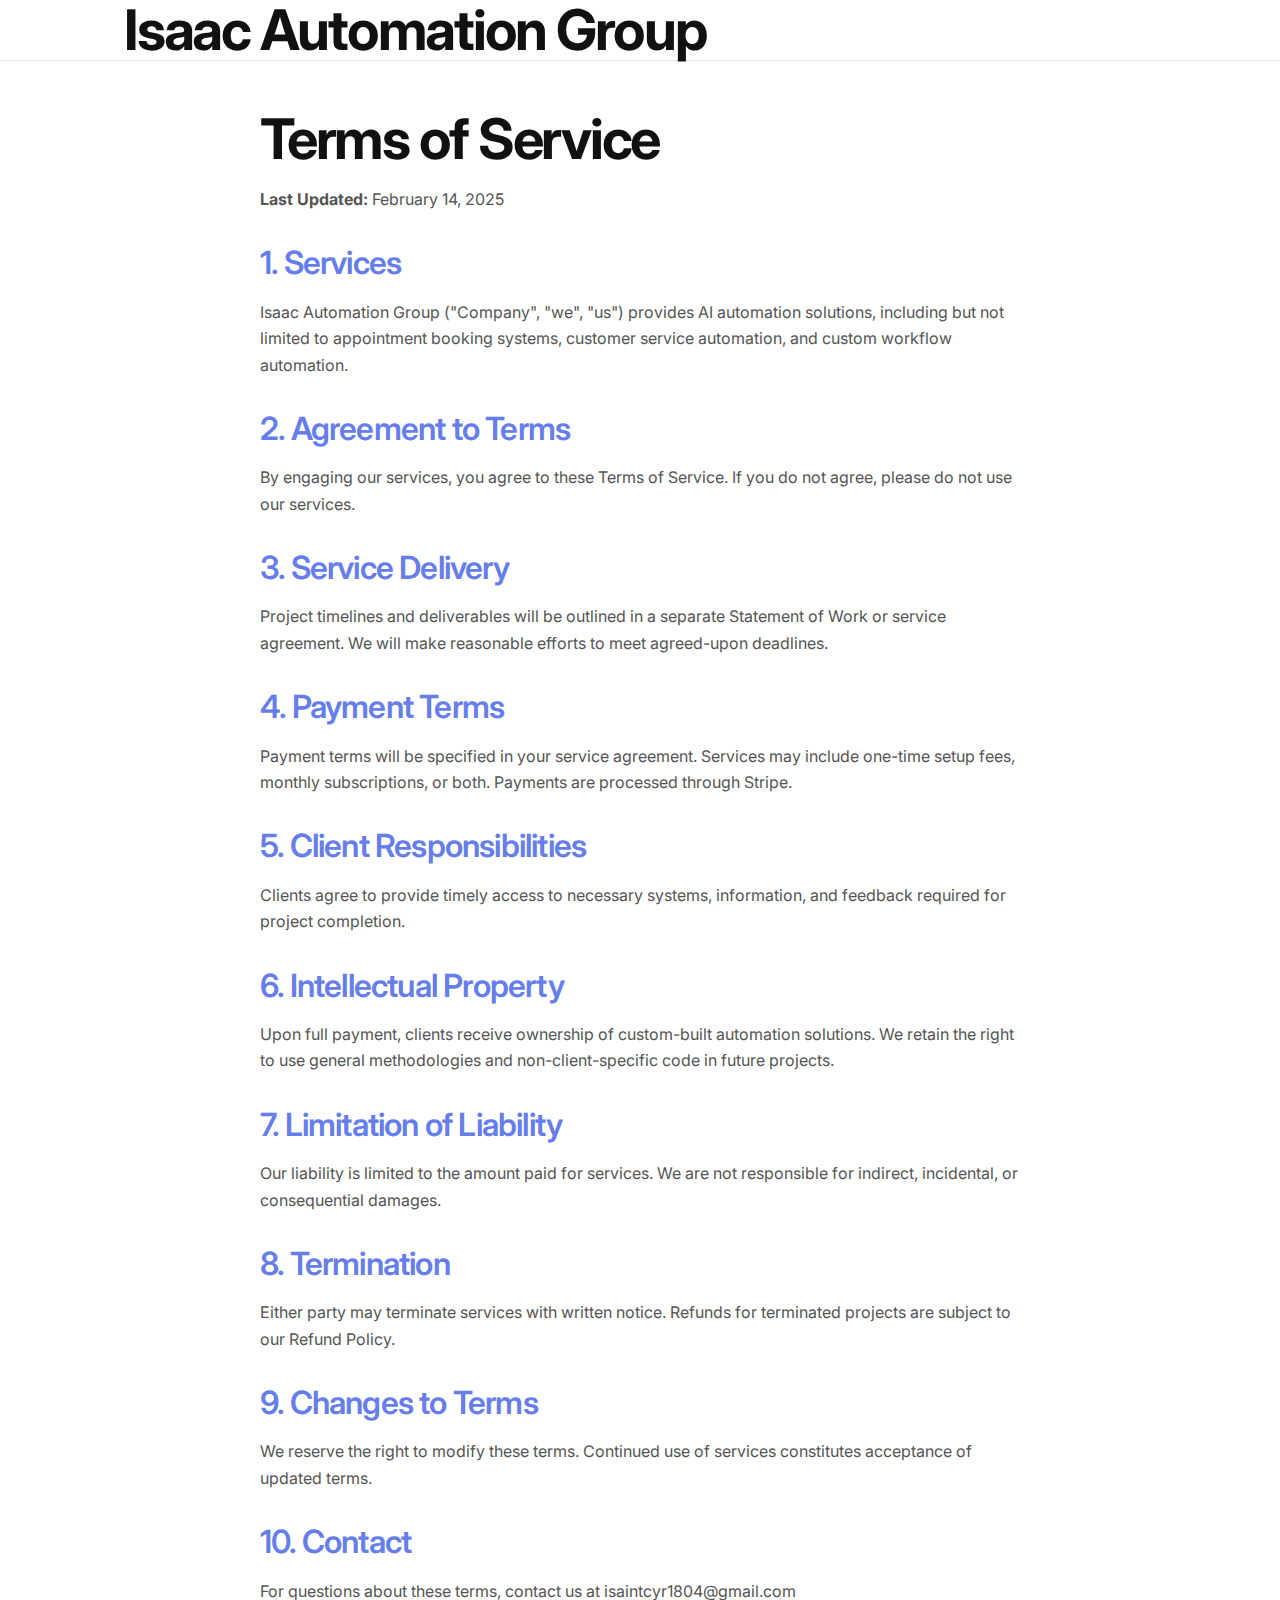
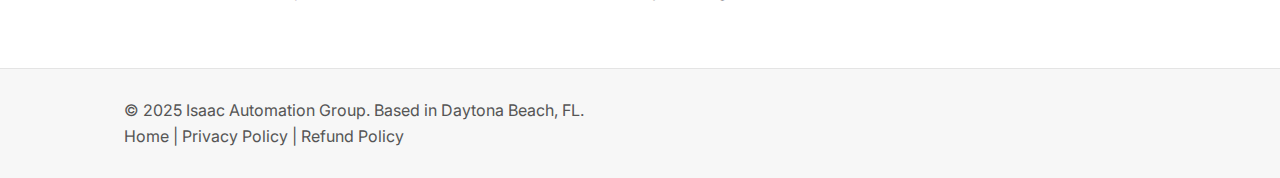
<file: terms.html>
<!DOCTYPE html>
<html lang="en">

<head>
    <meta charset="UTF-8">
    <meta name="viewport" content="width=device-width, initial-scale=1.0">
    <title>Terms of Service - Isaac Automation Group</title>
    <link rel="stylesheet" href="style.css">
    <style>
        .policy-content {
            max-width: 800px;
            margin: 0 auto;
            padding: 3rem 20px;
        }

        .policy-content h1 {
            margin-bottom: 1rem;
        }

        .policy-content h2 {
            margin-top: 2rem;
            margin-bottom: 1rem;
            color: #667eea;
        }

        .policy-content p {
            margin-bottom: 1rem;
        }
    </style>
</head>

<body>
    <header>
        <div class="container">
            <h1>Isaac Automation Group</h1>
        </div>
    </header>

    <main class="policy-content">
        <h1>Terms of Service</h1>
        <p><strong>Last Updated:</strong> February 14, 2025</p>

        <h2>1. Services</h2>
        <p>Isaac Automation Group ("Company", "we", "us") provides AI automation solutions, including but not limited to
            appointment booking systems, customer service automation, and custom workflow automation.</p>

        <h2>2. Agreement to Terms</h2>
        <p>By engaging our services, you agree to these Terms of Service. If you do not agree, please do not use our
            services.</p>

        <h2>3. Service Delivery</h2>
        <p>Project timelines and deliverables will be outlined in a separate Statement of Work or service agreement. We
            will make reasonable efforts to meet agreed-upon deadlines.</p>

        <h2>4. Payment Terms</h2>
        <p>Payment terms will be specified in your service agreement. Services may include one-time setup fees, monthly
            subscriptions, or both. Payments are processed through Stripe.</p>

        <h2>5. Client Responsibilities</h2>
        <p>Clients agree to provide timely access to necessary systems, information, and feedback required for project
            completion.</p>

        <h2>6. Intellectual Property</h2>
        <p>Upon full payment, clients receive ownership of custom-built automation solutions. We retain the right to use
            general methodologies and non-client-specific code in future projects.</p>

        <h2>7. Limitation of Liability</h2>
        <p>Our liability is limited to the amount paid for services. We are not responsible for indirect, incidental, or
            consequential damages.</p>

        <h2>8. Termination</h2>
        <p>Either party may terminate services with written notice. Refunds for terminated projects are subject to our
            Refund Policy.</p>

        <h2>9. Changes to Terms</h2>
        <p>We reserve the right to modify these terms. Continued use of services constitutes acceptance of updated
            terms.</p>

        <h2>10. Contact</h2>
        <p>For questions about these terms, contact us at <a
                href="mailto:isaintcyr1804@gmail.com">isaintcyr1804@gmail.com</a></p>
    </main>

    <footer>
        <div class="container">
            <p>&copy; 2025 Isaac Automation Group. Based in Daytona Beach, FL.</p>
            <p>
                <a href="index.html">Home</a> |
                <a href="privacy.html">Privacy Policy</a> |
                <a href="refund.html">Refund Policy</a>
            </p>
        </div>
    </footer>
</body>

</html>
</file>
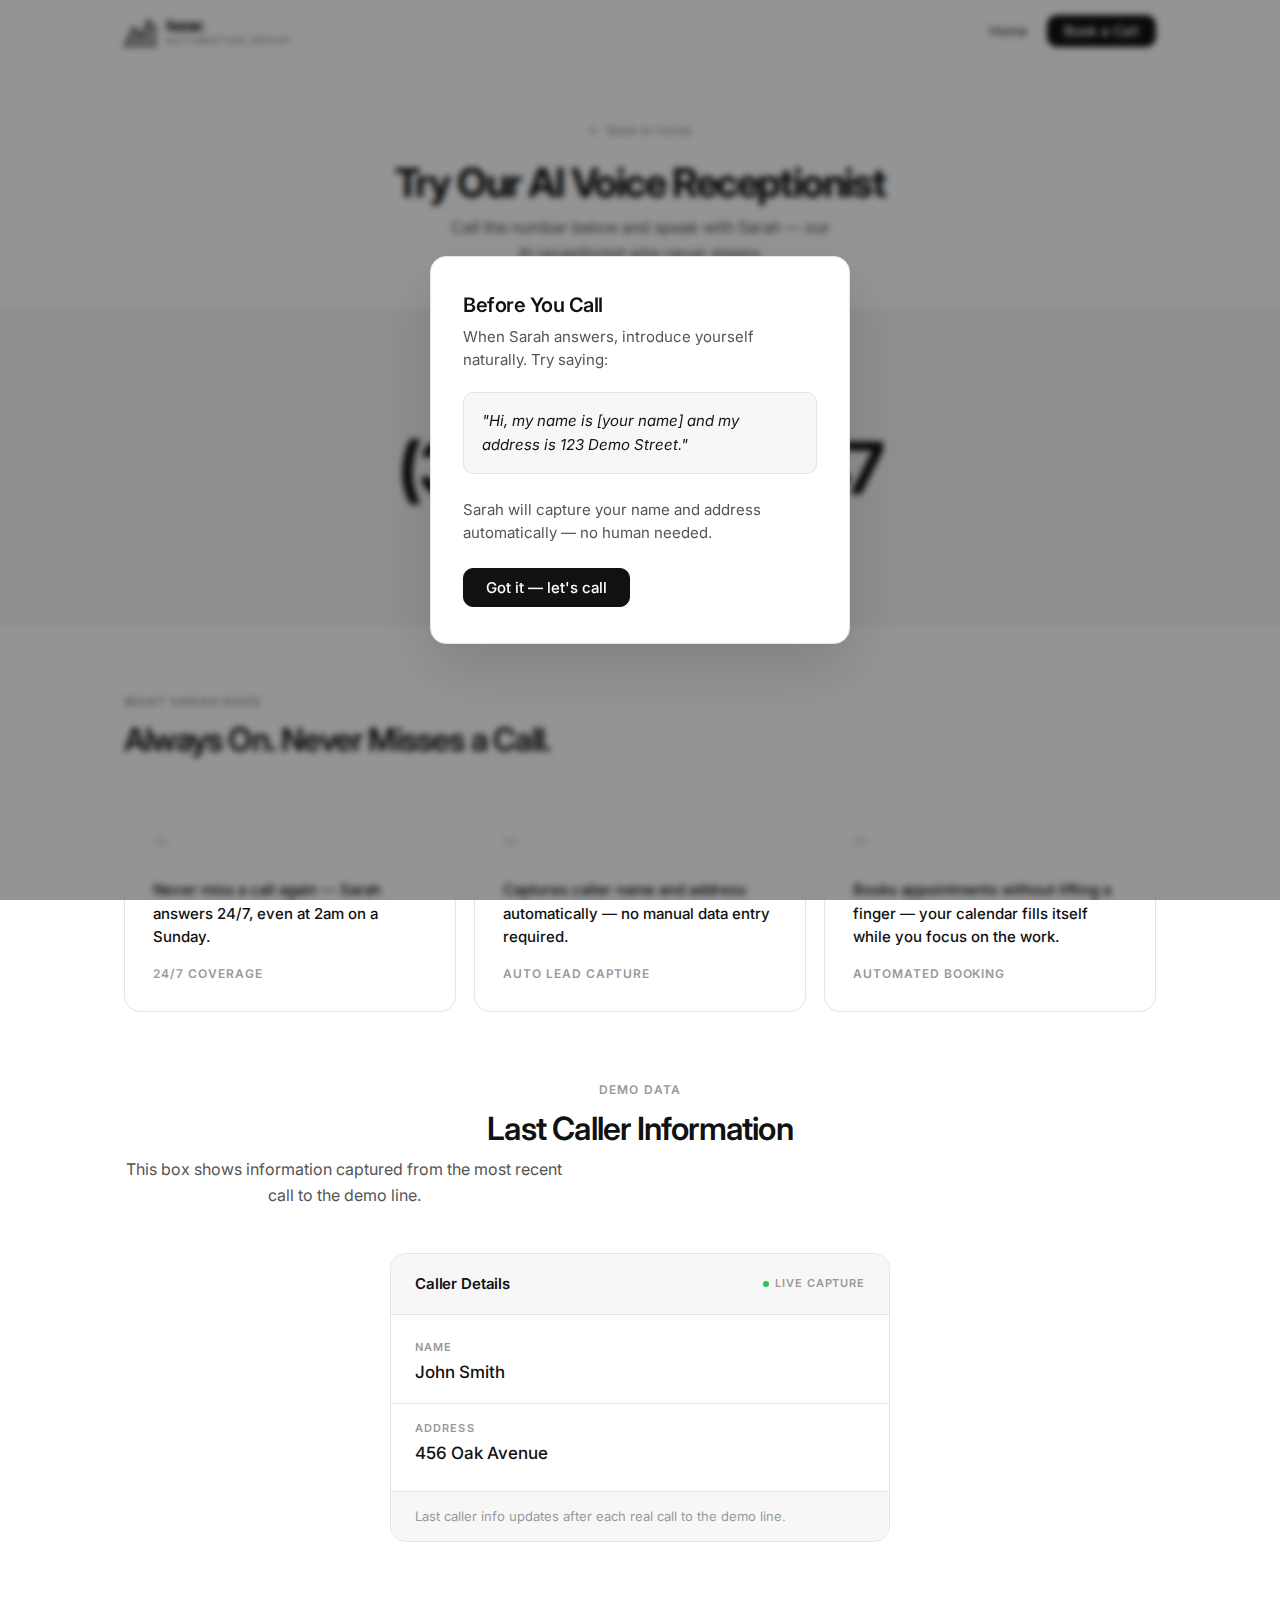
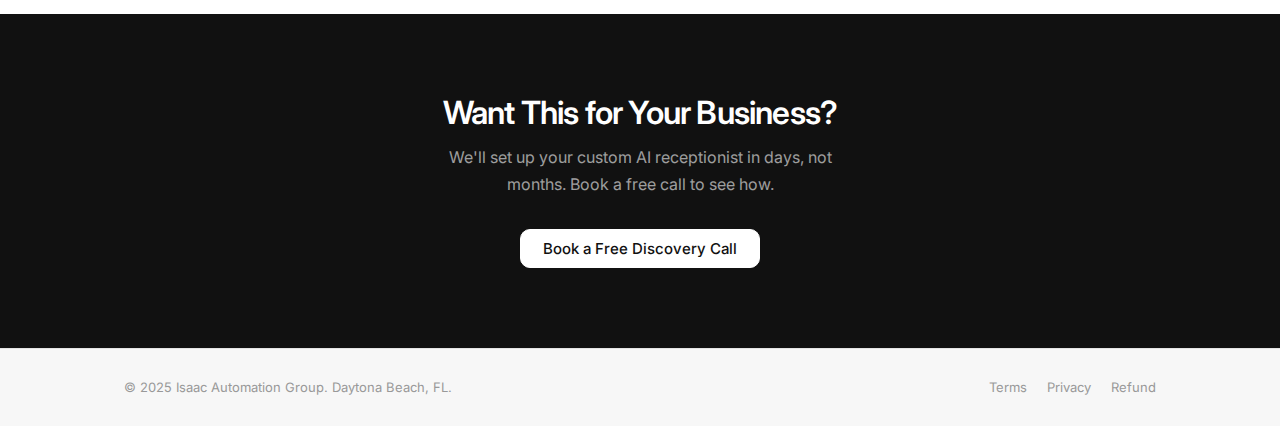
<file: voice-demo.html>
<!DOCTYPE html>
<html lang="en">
<head>
  <meta charset="UTF-8">
  <meta name="viewport" content="width=device-width, initial-scale=1.0">
  <title>AI Voice Receptionist Demo — Isaac Automation Group</title>
  <meta name="description" content="Try our live AI voice receptionist. Call now and hear Sarah answer, capture your info, and book appointments automatically.">
  <link rel="stylesheet" href="style.css">
</head>
<body>

<!-- ── Instruction Popup ── -->
<div class="overlay" id="intro-overlay" role="dialog" aria-modal="true" aria-labelledby="popup-title">
  <div class="modal">
    <h2 id="popup-title">Before You Call</h2>
    <p>When Sarah answers, introduce yourself naturally. Try saying:</p>
    <div class="script-block">
      "Hi, my name is [your name] and my address is 123 Demo Street."
    </div>
    <p style="margin-bottom: 24px;">Sarah will capture your name and address automatically — no human needed.</p>
    <div class="modal-actions">
      <button class="btn btn-primary" id="close-popup">Got it — let's call</button>
    </div>
  </div>
</div>

<!-- ── Header ── -->
<header>
  <div class="container">
    <div class="header-inner">
      <a href="/" class="logo">
        <svg class="logo-icon" width="32" height="32" viewBox="0 0 32 32" fill="none" aria-hidden="true">
          <!-- Back mountain range -->
          <path d="M3 28 L11 14 L17 22 L23 9 L29 18 L29 28 Z" fill="#e4e4e4" stroke="#111111" stroke-width="1.5" stroke-linejoin="round"/>
          <!-- Front mountain range -->
          <path d="M0 32 L10 12 L17 22 L24 5 L32 13 L32 32 Z" fill="#aaaaaa" stroke="#111111" stroke-width="1.5" stroke-linejoin="round"/>
        </svg>
        <span class="logo-text">
          <span class="logo-name-main">Isaac</span>
          <span class="logo-name-sub">Automation Group</span>
        </span>
      </a>
      <nav>
        <a href="/">Home</a>
        <a href="/#contact" class="btn btn-primary">Book a Call</a>
      </nav>
    </div>
  </div>
</header>

<!-- ── Page Hero ── -->
<div class="demo-header">
  <div class="container">
    <a href="/" class="back-link">
      <svg viewBox="0 0 24 24" aria-hidden="true"><path d="M19 12H5"/><path d="M12 19l-7-7 7-7"/></svg>
      Back to home
    </a>
    <h1>Try Our AI Voice Receptionist</h1>
    <p class="subtitle">Call the number below and speak with Sarah — our AI receptionist who never sleeps.</p>
  </div>
</div>

<!-- ── Phone Number ── -->
<div class="phone-block">
  <p class="phone-hint">Live AI Demo Line</p>
  <a href="tel:+13865758647" class="phone-num">(386) 575-8647</a>
  <span class="phone-caption">Tap to call our live AI demo</span>
</div>

<!-- ── Quote Cards ── -->
<section class="quotes-section">
  <div class="container">
    <div class="section-header">
      <span class="label">What Sarah Does</span>
      <h2>Always On. Never Misses a Call.</h2>
    </div>
    <div class="quote-grid">

      <div class="quote-card">
        <div class="quote-mark">"</div>
        <blockquote>Never miss a call again — Sarah answers 24/7, even at 2am on a Sunday.</blockquote>
        <div class="quote-meta">24/7 Coverage</div>
      </div>

      <div class="quote-card">
        <div class="quote-mark">"</div>
        <blockquote>Captures caller name and address automatically — no manual data entry required.</blockquote>
        <div class="quote-meta">Auto Lead Capture</div>
      </div>

      <div class="quote-card">
        <div class="quote-mark">"</div>
        <blockquote>Books appointments without lifting a finger — your calendar fills itself while you focus on the work.</blockquote>
        <div class="quote-meta">Automated Booking</div>
      </div>

    </div>
  </div>
</section>

<!-- ── Last Caller Info ── -->
<section class="caller-section">
  <div class="container">
    <div class="section-header" style="text-align:center;">
      <span class="label">Demo Data</span>
      <h2>Last Caller Information</h2>
      <p>This box shows information captured from the most recent call to the demo line.</p>
    </div>
    <div class="caller-card">
      <div class="caller-card-header">
        <h3>Caller Details</h3>
        <span class="live-badge">
          <span class="live-dot"></span>
          Live capture
        </span>
      </div>
      <div class="caller-body">
        <div class="caller-row">
          <span class="caller-label">Name</span>
          <span class="caller-value">John Smith</span>
        </div>
        <div class="caller-row">
          <span class="caller-label">Address</span>
          <span class="caller-value">456 Oak Avenue</span>
        </div>
      </div>
      <div class="caller-note">
        Last caller info updates after each real call to the demo line.
      </div>
    </div>
  </div>
</section>

<!-- ── Contact CTA ── -->
<section class="cta-section">
  <div class="container">
    <h2>Want This for Your Business?</h2>
    <p>We'll set up your custom AI receptionist in days, not months. Book a free call to see how.</p>
    <a href="https://calendly.com/isaacautomationgroup-isaacautomation/new-meeting" target="_blank" rel="noopener" class="btn btn-primary">Book a Free Discovery Call</a>
  </div>
</section>

<!-- ── Footer ── -->
<footer>
  <div class="container">
    <div class="footer-inner">
      <span class="footer-copy">© 2025 Isaac Automation Group. Daytona Beach, FL.</span>
      <div class="footer-links">
        <a href="terms.html">Terms</a>
        <a href="privacy.html">Privacy</a>
        <a href="refund.html">Refund</a>
      </div>
    </div>
  </div>
</footer>

<script>
  document.getElementById('close-popup').addEventListener('click', function () {
    document.getElementById('intro-overlay').classList.add('hidden');
  });

  // Also allow closing by clicking the overlay background
  document.getElementById('intro-overlay').addEventListener('click', function (e) {
    if (e.target === this) {
      this.classList.add('hidden');
    }
  });
</script>

</body>
</html>
</file>
<file: style.css>
/* ============================================
   Isaac Automation Group — Shared Stylesheet
   ============================================ */

@import url('https://fonts.googleapis.com/css2?family=Inter:wght@300;400;500;600;700&display=swap');

/* ── Variables ── */
:root {
  --bg: #ffffff;
  --surface: #f7f7f7;
  --surface-2: #f0f0f0;
  --border: #e4e4e4;
  --border-dark: #c8c8c8;
  --text: #111111;
  --text-2: #555555;
  --text-3: #999999;
  --radius-sm: 6px;
  --radius: 10px;
  --radius-lg: 16px;
  --shadow-sm: 0 1px 3px rgba(0,0,0,0.06);
  --shadow: 0 2px 8px rgba(0,0,0,0.07);
  --shadow-lg: 0 8px 32px rgba(0,0,0,0.10);
  --ease: 180ms ease;
  --max-w: 1080px;
}

/* ── Reset ── */
*, *::before, *::after { box-sizing: border-box; margin: 0; padding: 0; }
html { scroll-behavior: smooth; }
body {
  font-family: 'Inter', -apple-system, BlinkMacSystemFont, sans-serif;
  font-size: 16px;
  line-height: 1.6;
  color: var(--text);
  background: var(--bg);
  -webkit-font-smoothing: antialiased;
  -moz-osx-font-smoothing: grayscale;
}
a { color: inherit; text-decoration: none; }
img { max-width: 100%; display: block; }
button { cursor: pointer; font-family: inherit; border: none; background: none; }
input, textarea { font-family: inherit; }

/* ── Layout ── */
.container {
  max-width: var(--max-w);
  margin: 0 auto;
  padding: 0 24px;
}
section { padding: 80px 0; }

/* ── Typography ── */
h1 { font-size: clamp(2rem, 5vw, 3.5rem); font-weight: 700; letter-spacing: -0.04em; line-height: 1.08; }
h2 { font-size: clamp(1.5rem, 3vw, 2rem); font-weight: 600; letter-spacing: -0.025em; line-height: 1.2; }
h3 { font-size: 1.0625rem; font-weight: 600; letter-spacing: -0.01em; }
p { color: var(--text-2); line-height: 1.65; }

/* ── Buttons ── */
.btn {
  display: inline-flex;
  align-items: center;
  gap: 8px;
  padding: 11px 22px;
  border-radius: var(--radius);
  font-size: 0.9375rem;
  font-weight: 500;
  line-height: 1;
  transition: all var(--ease);
  cursor: pointer;
  white-space: nowrap;
}
.btn-primary {
  background: var(--text);
  color: #fff;
  border: 1px solid var(--text);
}
.btn-primary:hover { background: #2a2a2a; border-color: #2a2a2a; }
.btn-secondary {
  background: transparent;
  color: var(--text);
  border: 1px solid var(--border);
}
.btn-secondary:hover { border-color: var(--border-dark); background: var(--surface); }

/* ── Header ── */
header {
  position: sticky;
  top: 0;
  z-index: 100;
  background: rgba(255,255,255,0.94);
  backdrop-filter: blur(12px);
  -webkit-backdrop-filter: blur(12px);
  border-bottom: 1px solid var(--border);
}
.header-inner {
  display: flex;
  align-items: center;
  justify-content: space-between;
  height: 62px;
}
.logo {
  display: flex;
  align-items: center;
  gap: 10px;
  color: var(--text);
  text-decoration: none;
  flex-shrink: 0;
}
.logo-icon { flex-shrink: 0; }
.logo-text {
  display: flex;
  flex-direction: column;
  gap: 2px;
}
.logo-name-main {
  font-size: 1rem;
  font-weight: 700;
  letter-spacing: -0.03em;
  color: var(--text);
  line-height: 1;
}
.logo-name-sub {
  font-size: 0.625rem;
  font-weight: 600;
  letter-spacing: 0.1em;
  text-transform: uppercase;
  color: var(--text-3);
  line-height: 1;
}
nav {
  display: flex;
  align-items: center;
  gap: 4px;
}
nav a {
  font-size: 0.875rem;
  font-weight: 500;
  color: var(--text-2);
  padding: 7px 12px;
  border-radius: var(--radius-sm);
  transition: all var(--ease);
}
nav a:hover { color: var(--text); background: var(--surface); }
nav .btn { padding: 8px 16px; font-size: 0.875rem; margin-left: 4px; }

/* ── Hero ── */
.hero {
  padding: 96px 0 80px;
  text-align: center;
}
.eyebrow {
  display: inline-block;
  font-size: 0.75rem;
  font-weight: 600;
  letter-spacing: 0.1em;
  text-transform: uppercase;
  color: var(--text-3);
  margin-bottom: 20px;
}
.hero h1 { margin-bottom: 20px; }
.hero-sub {
  font-size: 1.125rem;
  color: var(--text-2);
  max-width: 500px;
  margin: 0 auto 36px;
  line-height: 1.6;
}
.hero-actions {
  display: flex;
  gap: 10px;
  justify-content: center;
  flex-wrap: wrap;
}

/* ── Section headers ── */
.section-header { margin-bottom: 44px; }
.section-header h2 { margin-bottom: 8px; }
.section-header p { font-size: 1rem; max-width: 440px; }
.label {
  display: inline-block;
  font-size: 0.75rem;
  font-weight: 600;
  letter-spacing: 0.1em;
  text-transform: uppercase;
  color: var(--text-3);
  margin-bottom: 10px;
}

/* ── Demo Cards ── */
.demos-section {
  background: var(--surface);
  border-top: 1px solid var(--border);
  border-bottom: 1px solid var(--border);
}
.demo-grid {
  display: grid;
  grid-template-columns: repeat(3, 1fr);
  gap: 18px;
}
.demo-card {
  display: flex;
  flex-direction: column;
  background: var(--bg);
  border: 1px solid var(--border);
  border-radius: var(--radius-lg);
  padding: 26px;
  text-decoration: none;
  color: var(--text);
  transition: all var(--ease);
  position: relative;
}
.demo-card:hover {
  border-color: var(--border-dark);
  box-shadow: var(--shadow-lg);
  transform: translateY(-3px);
}
.card-icon {
  width: 42px;
  height: 42px;
  background: var(--surface);
  border: 1px solid var(--border);
  border-radius: var(--radius);
  display: flex;
  align-items: center;
  justify-content: center;
  margin-bottom: 18px;
  flex-shrink: 0;
}
.card-icon svg {
  width: 20px;
  height: 20px;
  stroke: var(--text-2);
  fill: none;
  stroke-width: 1.75;
  stroke-linecap: round;
  stroke-linejoin: round;
}
.demo-card h3 { margin-bottom: 6px; font-size: 1rem; }
.demo-card p { font-size: 0.875rem; flex: 1; line-height: 1.55; }
.card-footer {
  display: flex;
  align-items: center;
  justify-content: space-between;
  margin-top: 20px;
  padding-top: 16px;
  border-top: 1px solid var(--border);
}
.card-cta {
  font-size: 0.8125rem;
  font-weight: 500;
  color: var(--text);
}
.card-arrow {
  width: 28px;
  height: 28px;
  background: var(--text);
  border-radius: 50%;
  display: flex;
  align-items: center;
  justify-content: center;
  transition: transform var(--ease);
  flex-shrink: 0;
}
.card-arrow svg {
  width: 13px;
  height: 13px;
  stroke: #fff;
  fill: none;
  stroke-width: 2.25;
  stroke-linecap: round;
  stroke-linejoin: round;
}
.demo-card:hover .card-arrow { transform: translateX(3px); }

/* ── Industries ── */
.industry-grid {
  display: grid;
  grid-template-columns: repeat(4, 1fr);
  gap: 16px;
}
.industry-card {
  background: var(--surface);
  border: 1px solid var(--border);
  border-radius: var(--radius);
  padding: 24px 20px;
  transition: all var(--ease);
}
.industry-card:hover {
  border-color: var(--border-dark);
  background: #fff;
  box-shadow: var(--shadow);
}
.ind-icon {
  width: 36px;
  height: 36px;
  display: flex;
  align-items: center;
  justify-content: center;
  margin-bottom: 14px;
}
.ind-icon svg {
  width: 26px;
  height: 26px;
  stroke: var(--text-2);
  fill: none;
  stroke-width: 1.5;
  stroke-linecap: round;
  stroke-linejoin: round;
}
.industry-card h3 { font-size: 0.9375rem; margin-bottom: 4px; }
.industry-card p { font-size: 0.8125rem; color: var(--text-3); line-height: 1.45; }

/* ── Contact CTA ── */
.cta-section {
  background: var(--text);
  padding: 80px 0;
  text-align: center;
}
.cta-section h2 { color: #fff; margin-bottom: 12px; }
.cta-section p { color: rgba(255,255,255,0.6); max-width: 420px; margin: 0 auto 32px; }
.cta-section .btn-primary {
  background: #fff;
  color: var(--text);
  border-color: #fff;
}
.cta-section .btn-primary:hover { background: #f0f0f0; border-color: #f0f0f0; }

/* ── Footer ── */
footer {
  padding: 28px 0;
  border-top: 1px solid var(--border);
  background: var(--surface);
}
.footer-inner {
  display: flex;
  align-items: center;
  justify-content: space-between;
  flex-wrap: wrap;
  gap: 12px;
}
.footer-copy { font-size: 0.8125rem; color: var(--text-3); }
.footer-links { display: flex; gap: 20px; }
.footer-links a {
  font-size: 0.8125rem;
  color: var(--text-3);
  transition: color var(--ease);
}
.footer-links a:hover { color: var(--text-2); }

/* ── Demo Page Layout ── */
.demo-header {
  padding: 56px 0 44px;
  text-align: center;
  border-bottom: 1px solid var(--border);
}
.back-link {
  display: inline-flex;
  align-items: center;
  gap: 6px;
  font-size: 0.8125rem;
  color: var(--text-3);
  margin-bottom: 20px;
  transition: color var(--ease);
}
.back-link:hover { color: var(--text-2); }
.back-link svg {
  width: 13px;
  height: 13px;
  stroke: currentColor;
  fill: none;
  stroke-width: 2;
  stroke-linecap: round;
  stroke-linejoin: round;
}
.demo-header h1 {
  font-size: clamp(1.75rem, 4vw, 2.5rem);
  margin-bottom: 10px;
}
.demo-header .subtitle {
  font-size: 1rem;
  color: var(--text-2);
  max-width: 380px;
  margin: 0 auto;
}

/* ── Voice Demo — Phone Block ── */
.phone-block {
  text-align: center;
  padding: 64px 24px;
  background: var(--surface);
  border-bottom: 1px solid var(--border);
}
.phone-hint {
  font-size: 0.75rem;
  font-weight: 600;
  letter-spacing: 0.1em;
  text-transform: uppercase;
  color: var(--text-3);
  margin-bottom: 14px;
}
.phone-num {
  display: inline-block;
  font-size: clamp(2.5rem, 7vw, 4.5rem);
  font-weight: 700;
  letter-spacing: -0.04em;
  color: var(--text);
  transition: opacity var(--ease);
}
.phone-num:hover { opacity: 0.65; }
.phone-caption {
  display: block;
  font-size: 0.9375rem;
  color: var(--text-2);
  margin-top: 10px;
}

/* ── Voice Demo — Quotes ── */
.quotes-section { padding: 64px 0; }
.quote-grid {
  display: grid;
  grid-template-columns: repeat(3, 1fr);
  gap: 18px;
}
.quote-card {
  background: var(--bg);
  border: 1px solid var(--border);
  border-radius: var(--radius-lg);
  padding: 28px;
}
.quote-mark {
  font-size: 2.25rem;
  line-height: 1;
  color: var(--border-dark);
  font-family: Georgia, serif;
  margin-bottom: 10px;
}
.quote-card blockquote {
  font-size: 0.9375rem;
  font-weight: 500;
  color: var(--text);
  line-height: 1.55;
  margin-bottom: 16px;
}
.quote-meta {
  font-size: 0.75rem;
  font-weight: 600;
  letter-spacing: 0.08em;
  text-transform: uppercase;
  color: var(--text-3);
}

/* ── Voice Demo — Caller Info ── */
.caller-section { padding: 0 0 72px; }
.caller-card {
  max-width: 500px;
  margin: 0 auto;
  background: var(--bg);
  border: 1px solid var(--border);
  border-radius: var(--radius-lg);
  overflow: hidden;
}
.caller-card-header {
  padding: 18px 24px;
  background: var(--surface);
  border-bottom: 1px solid var(--border);
  display: flex;
  align-items: center;
  justify-content: space-between;
}
.caller-card-header h3 { font-size: 0.9375rem; }
.live-badge {
  display: inline-flex;
  align-items: center;
  gap: 6px;
  font-size: 0.6875rem;
  font-weight: 600;
  letter-spacing: 0.08em;
  text-transform: uppercase;
  color: var(--text-3);
}
.live-dot {
  width: 6px;
  height: 6px;
  background: #22c55e;
  border-radius: 50%;
}
.caller-body { padding: 8px 0; }
.caller-row {
  display: flex;
  flex-direction: column;
  gap: 3px;
  padding: 16px 24px;
  border-bottom: 1px solid var(--border);
}
.caller-row:last-of-type { border-bottom: none; }
.caller-label {
  font-size: 0.6875rem;
  font-weight: 600;
  letter-spacing: 0.1em;
  text-transform: uppercase;
  color: var(--text-3);
}
.caller-value {
  font-size: 1.0625rem;
  font-weight: 500;
  color: var(--text);
}
.caller-note {
  padding: 14px 24px;
  font-size: 0.8125rem;
  color: var(--text-3);
  border-top: 1px solid var(--border);
  background: var(--surface);
}

/* ── Chat Interface ── */
.chat-section { padding: 48px 0 80px; }
.chat-wrapper { max-width: 660px; margin: 0 auto; }
.chat-box {
  background: var(--bg);
  border: 1px solid var(--border);
  border-radius: var(--radius-lg);
  overflow: hidden;
  box-shadow: var(--shadow);
}
.chat-top {
  display: flex;
  align-items: center;
  justify-content: space-between;
  padding: 14px 18px;
  border-bottom: 1px solid var(--border);
  background: var(--surface);
}
.chat-agent {
  display: flex;
  align-items: center;
  gap: 10px;
}
.chat-avatar {
  width: 30px;
  height: 30px;
  background: var(--text);
  border-radius: 50%;
  display: flex;
  align-items: center;
  justify-content: center;
  flex-shrink: 0;
}
.chat-avatar svg {
  width: 14px;
  height: 14px;
  stroke: #fff;
  fill: none;
  stroke-width: 1.75;
  stroke-linecap: round;
}
.chat-agent-name {
  font-size: 0.875rem;
  font-weight: 600;
  color: var(--text);
}
.chat-agent-status { font-size: 0.75rem; color: var(--text-3); }
.chat-key-btn {
  padding: 5px 10px;
  font-size: 0.75rem;
  color: var(--text-3);
  border: 1px solid var(--border);
  border-radius: var(--radius-sm);
  background: transparent;
  cursor: pointer;
  transition: all var(--ease);
}
.chat-key-btn:hover { border-color: var(--border-dark); color: var(--text-2); }

.chat-messages {
  height: 400px;
  overflow-y: auto;
  padding: 18px;
  display: flex;
  flex-direction: column;
  gap: 10px;
  scroll-behavior: smooth;
}
.chat-messages::-webkit-scrollbar { width: 3px; }
.chat-messages::-webkit-scrollbar-thumb { background: var(--border); border-radius: 2px; }

.msg {
  display: flex;
  max-width: 82%;
}
.msg.bot { align-self: flex-start; }
.msg.user { align-self: flex-end; flex-direction: row-reverse; }

.bubble {
  padding: 10px 14px;
  border-radius: 14px;
  font-size: 0.9rem;
  line-height: 1.55;
  white-space: pre-wrap;
}
.msg.bot .bubble {
  background: var(--surface);
  color: var(--text);
  border-bottom-left-radius: 4px;
}
.msg.user .bubble {
  background: var(--text);
  color: #fff;
  border-bottom-right-radius: 4px;
}

/* Typing indicator */
.typing-dots {
  display: flex;
  gap: 4px;
  align-items: center;
  padding: 13px 16px;
  background: var(--surface);
  border-radius: 14px;
  border-bottom-left-radius: 4px;
}
.typing-dots span {
  width: 5px;
  height: 5px;
  background: var(--text-3);
  border-radius: 50%;
  animation: bounce 1.3s ease-in-out infinite;
}
.typing-dots span:nth-child(2) { animation-delay: 0.15s; }
.typing-dots span:nth-child(3) { animation-delay: 0.3s; }
@keyframes bounce {
  0%, 60%, 100% { transform: translateY(0); opacity: 0.4; }
  30% { transform: translateY(-5px); opacity: 1; }
}

.chat-bottom {
  padding: 14px 16px;
  border-top: 1px solid var(--border);
  display: flex;
  gap: 8px;
  background: var(--bg);
}
.chat-input {
  flex: 1;
  background: var(--surface);
  border: 1px solid var(--border);
  border-radius: 8px;
  padding: 10px 13px;
  font-size: 0.9rem;
  color: var(--text);
  outline: none;
  transition: border-color var(--ease);
  resize: none;
  line-height: 1.4;
  max-height: 100px;
}
.chat-input:focus { border-color: var(--border-dark); }
.chat-input::placeholder { color: var(--text-3); }

.send-btn {
  background: var(--text);
  color: #fff;
  border: none;
  border-radius: 8px;
  padding: 10px 16px;
  font-size: 0.875rem;
  font-weight: 500;
  font-family: inherit;
  cursor: pointer;
  transition: background var(--ease);
  display: flex;
  align-items: center;
  gap: 5px;
  flex-shrink: 0;
  align-self: flex-end;
}
.send-btn:hover { background: #2a2a2a; }
.send-btn:disabled { opacity: 0.45; cursor: not-allowed; }
.send-btn svg {
  width: 13px;
  height: 13px;
  stroke: #fff;
  fill: none;
  stroke-width: 2.25;
  stroke-linecap: round;
  stroke-linejoin: round;
}

/* ── Modal / Popup ── */
.overlay {
  position: fixed;
  inset: 0;
  background: rgba(0,0,0,0.42);
  backdrop-filter: blur(3px);
  -webkit-backdrop-filter: blur(3px);
  display: flex;
  align-items: center;
  justify-content: center;
  z-index: 200;
  padding: 24px;
}
.overlay.hidden { display: none; }
.modal {
  background: var(--bg);
  border: 1px solid var(--border);
  border-radius: var(--radius-lg);
  padding: 36px 32px;
  max-width: 420px;
  width: 100%;
  box-shadow: 0 24px 64px rgba(0,0,0,0.14);
}
.modal h2 { font-size: 1.25rem; margin-bottom: 8px; }
.modal p { font-size: 0.9375rem; color: var(--text-2); margin-bottom: 20px; line-height: 1.55; }
.script-block {
  background: var(--surface);
  border: 1px solid var(--border);
  border-radius: var(--radius);
  padding: 16px 18px;
  margin-bottom: 24px;
  font-size: 0.9375rem;
  color: var(--text);
  line-height: 1.6;
  font-style: italic;
}
.modal input[type="password"],
.modal input[type="text"] {
  width: 100%;
  background: var(--surface);
  border: 1px solid var(--border);
  border-radius: var(--radius);
  padding: 10px 14px;
  font-size: 0.9rem;
  color: var(--text);
  outline: none;
  margin-bottom: 12px;
  transition: border-color var(--ease);
}
.modal input:focus { border-color: var(--border-dark); }
.modal-actions { display: flex; gap: 8px; flex-wrap: wrap; }
.modal-note {
  font-size: 0.8125rem;
  color: var(--text-3);
  margin-top: 14px;
  line-height: 1.5;
}

/* ── Splash Screen ── */
@keyframes splash-fade {
  0%   { opacity: 0; }
  20%  { opacity: 1; }  /* 0.5s fade in  */
  80%  { opacity: 1; }  /* hold          */
  100% { opacity: 0; }  /* 0.5s fade out */
}
#splash {
  position: fixed;
  inset: 0;
  z-index: 9999;
  background: var(--bg);
  display: flex;
  align-items: center;
  justify-content: center;
  pointer-events: none;
  animation: splash-fade 2.5s ease forwards;
}
.splash-logo {
  display: flex;
  flex-direction: column;
  align-items: center;
  gap: 10px;
}
.splash-name-main {
  font-family: 'Inter', -apple-system, BlinkMacSystemFont, sans-serif;
  font-size: clamp(2rem, 5.5vw, 3rem);
  font-weight: 700;
  letter-spacing: -0.04em;
  color: var(--text);
  line-height: 1;
}
.splash-name-sub {
  font-family: 'Inter', -apple-system, BlinkMacSystemFont, sans-serif;
  font-size: clamp(1rem, 2.75vw, 1.625rem);
  font-weight: 500;
  letter-spacing: 0.1em;
  text-transform: uppercase;
  color: var(--text-2);
  line-height: 1;
}

/* ── Hero Focus Line ── */
.hero-focus {
  font-size: 0.875rem;
  color: var(--text-3);
  letter-spacing: 0.01em;
  margin-top: -20px;
  margin-bottom: 36px;
}

/* ── Instagram DM Automation Section ── */
.instagram-section {
  background: var(--surface);
  border-top: 1px solid var(--border);
  border-bottom: 1px solid var(--border);
}
.ig-intro { margin-bottom: 44px; }
.ig-lead {
  font-size: 1.0625rem;
  color: var(--text-2);
  max-width: 680px;
  line-height: 1.7;
}
.ig-feature-grid {
  display: grid;
  grid-template-columns: repeat(3, 1fr);
  gap: 18px;
  margin-bottom: 52px;
}
.ig-feature {
  background: var(--bg);
  border: 1px solid var(--border);
  border-radius: var(--radius-lg);
  padding: 26px;
  transition: all var(--ease);
}
.ig-feature:hover {
  border-color: var(--border-dark);
  box-shadow: var(--shadow-lg);
  transform: translateY(-3px);
}
.ig-feature-icon {
  width: 42px;
  height: 42px;
  background: var(--surface);
  border: 1px solid var(--border);
  border-radius: var(--radius);
  display: flex;
  align-items: center;
  justify-content: center;
  margin-bottom: 18px;
  flex-shrink: 0;
}
.ig-feature-icon svg {
  width: 20px;
  height: 20px;
  stroke: var(--text-2);
  fill: none;
  stroke-width: 1.75;
  stroke-linecap: round;
  stroke-linejoin: round;
}
.ig-feature h3 { margin-bottom: 8px; }
.ig-feature p  { font-size: 0.875rem; line-height: 1.6; }
.ig-cta {
  display: flex;
  align-items: center;
  gap: 24px;
  flex-wrap: wrap;
}
.ig-cta-text {
  font-size: 1rem;
  font-weight: 500;
  color: var(--text);
}

/* ── Responsive ── */
@media (max-width: 860px) {
  .demo-grid { grid-template-columns: 1fr; gap: 14px; }
  .industry-grid { grid-template-columns: repeat(2, 1fr); }
  .quote-grid { grid-template-columns: 1fr; gap: 14px; }
  .ig-feature-grid { grid-template-columns: 1fr; gap: 14px; }
}

@media (max-width: 640px) {
  section { padding: 56px 0; }
  .hero { padding: 64px 0 52px; }
  .ig-cta { flex-direction: column; align-items: flex-start; }

  nav a:not(.btn) { display: none; }

  .header-inner { height: 56px; }
  .logo-name-main { font-size: 0.9375rem; }

  .footer-inner { flex-direction: column; align-items: flex-start; gap: 10px; }

  .phone-num { font-size: 2.5rem; }

  .chat-messages { height: 340px; }

  .modal { padding: 28px 20px; }
}

@media (max-width: 420px) {
  .industry-grid { grid-template-columns: 1fr 1fr; }
  .hero-actions { flex-direction: column; align-items: center; }
}
</file>
